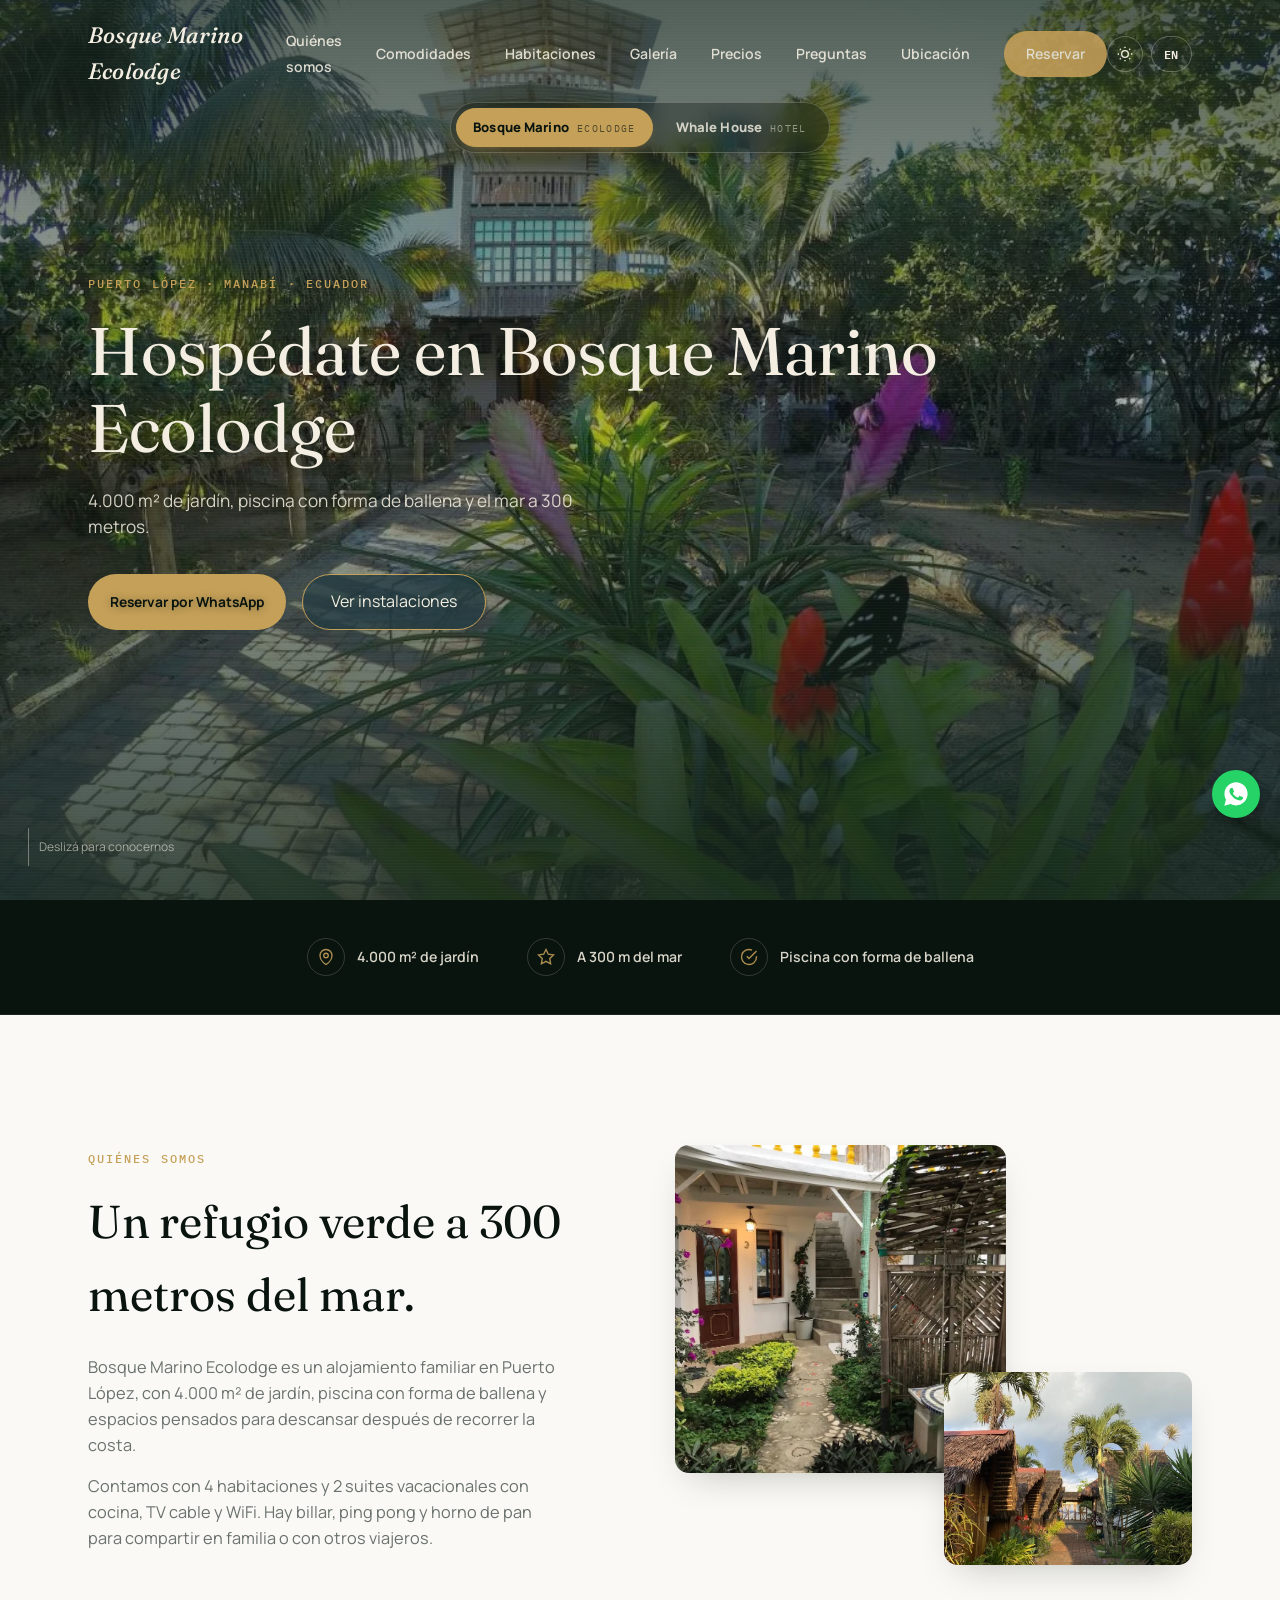
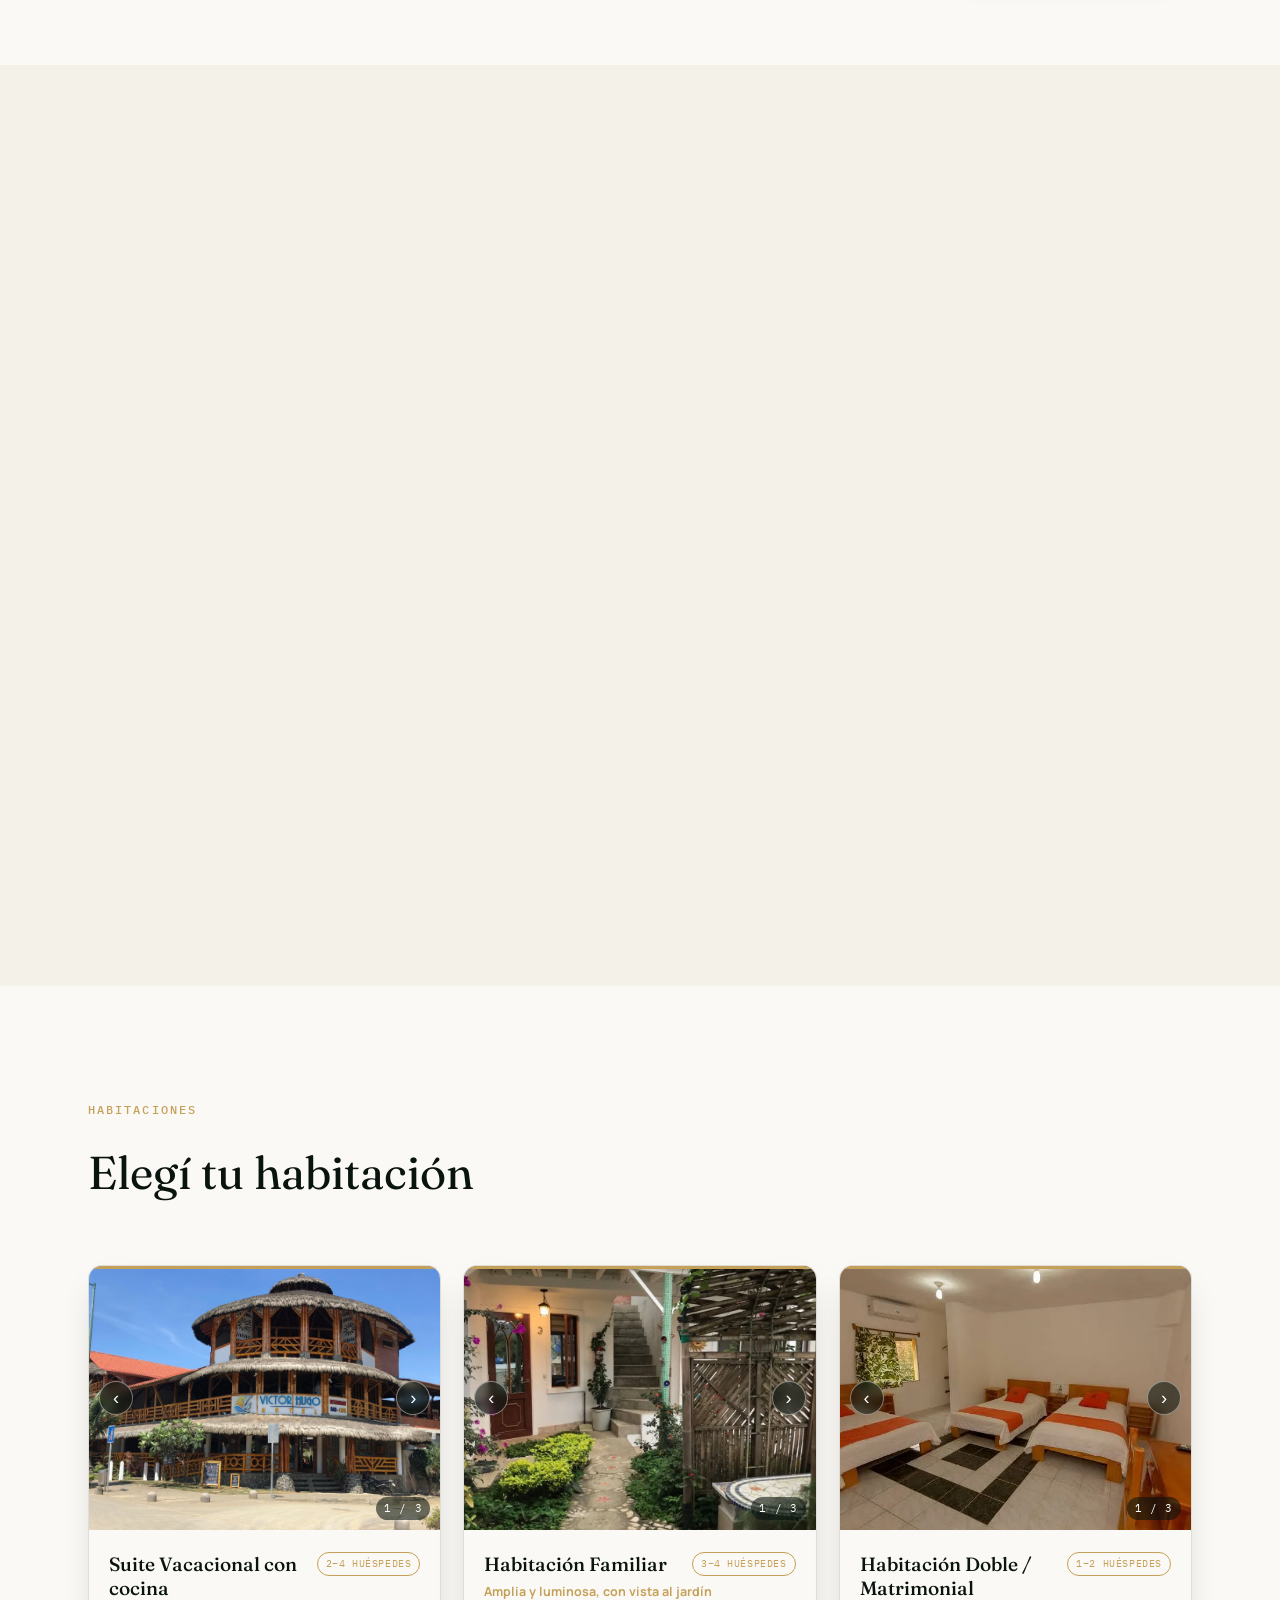
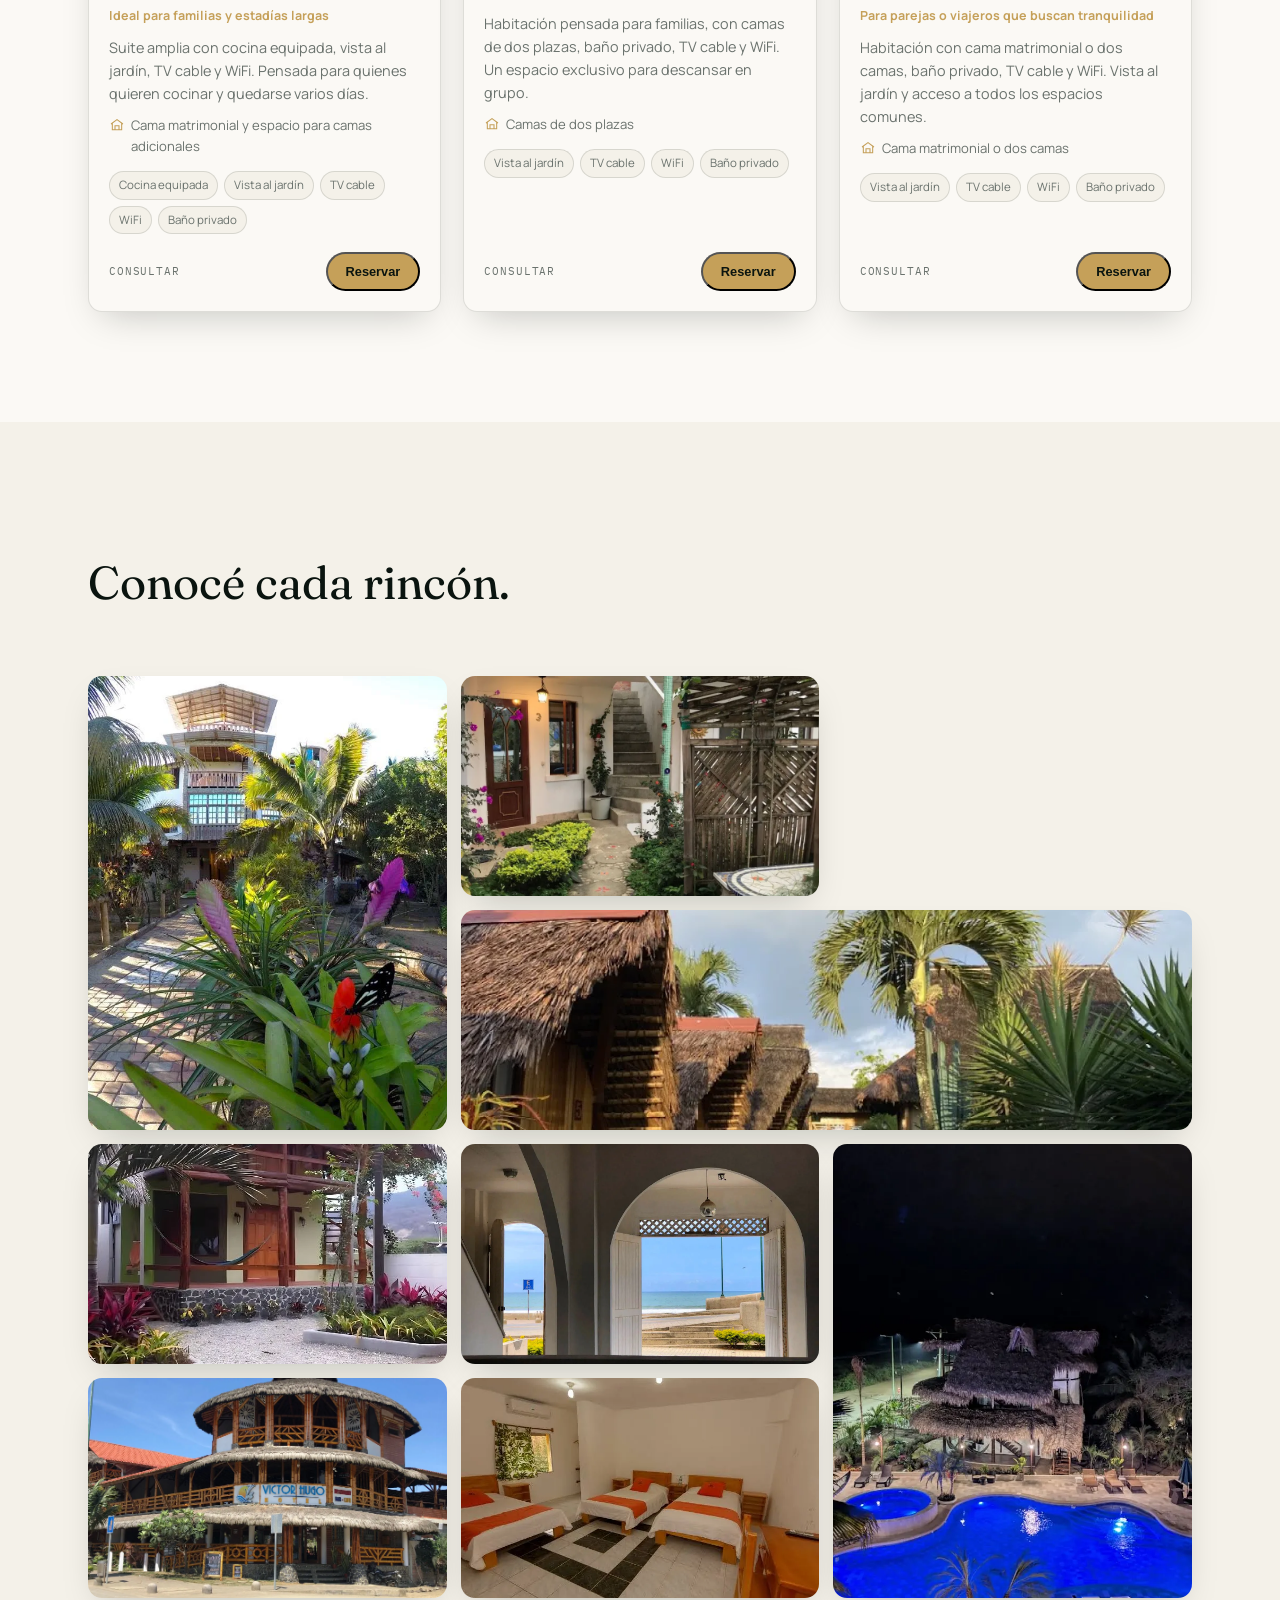
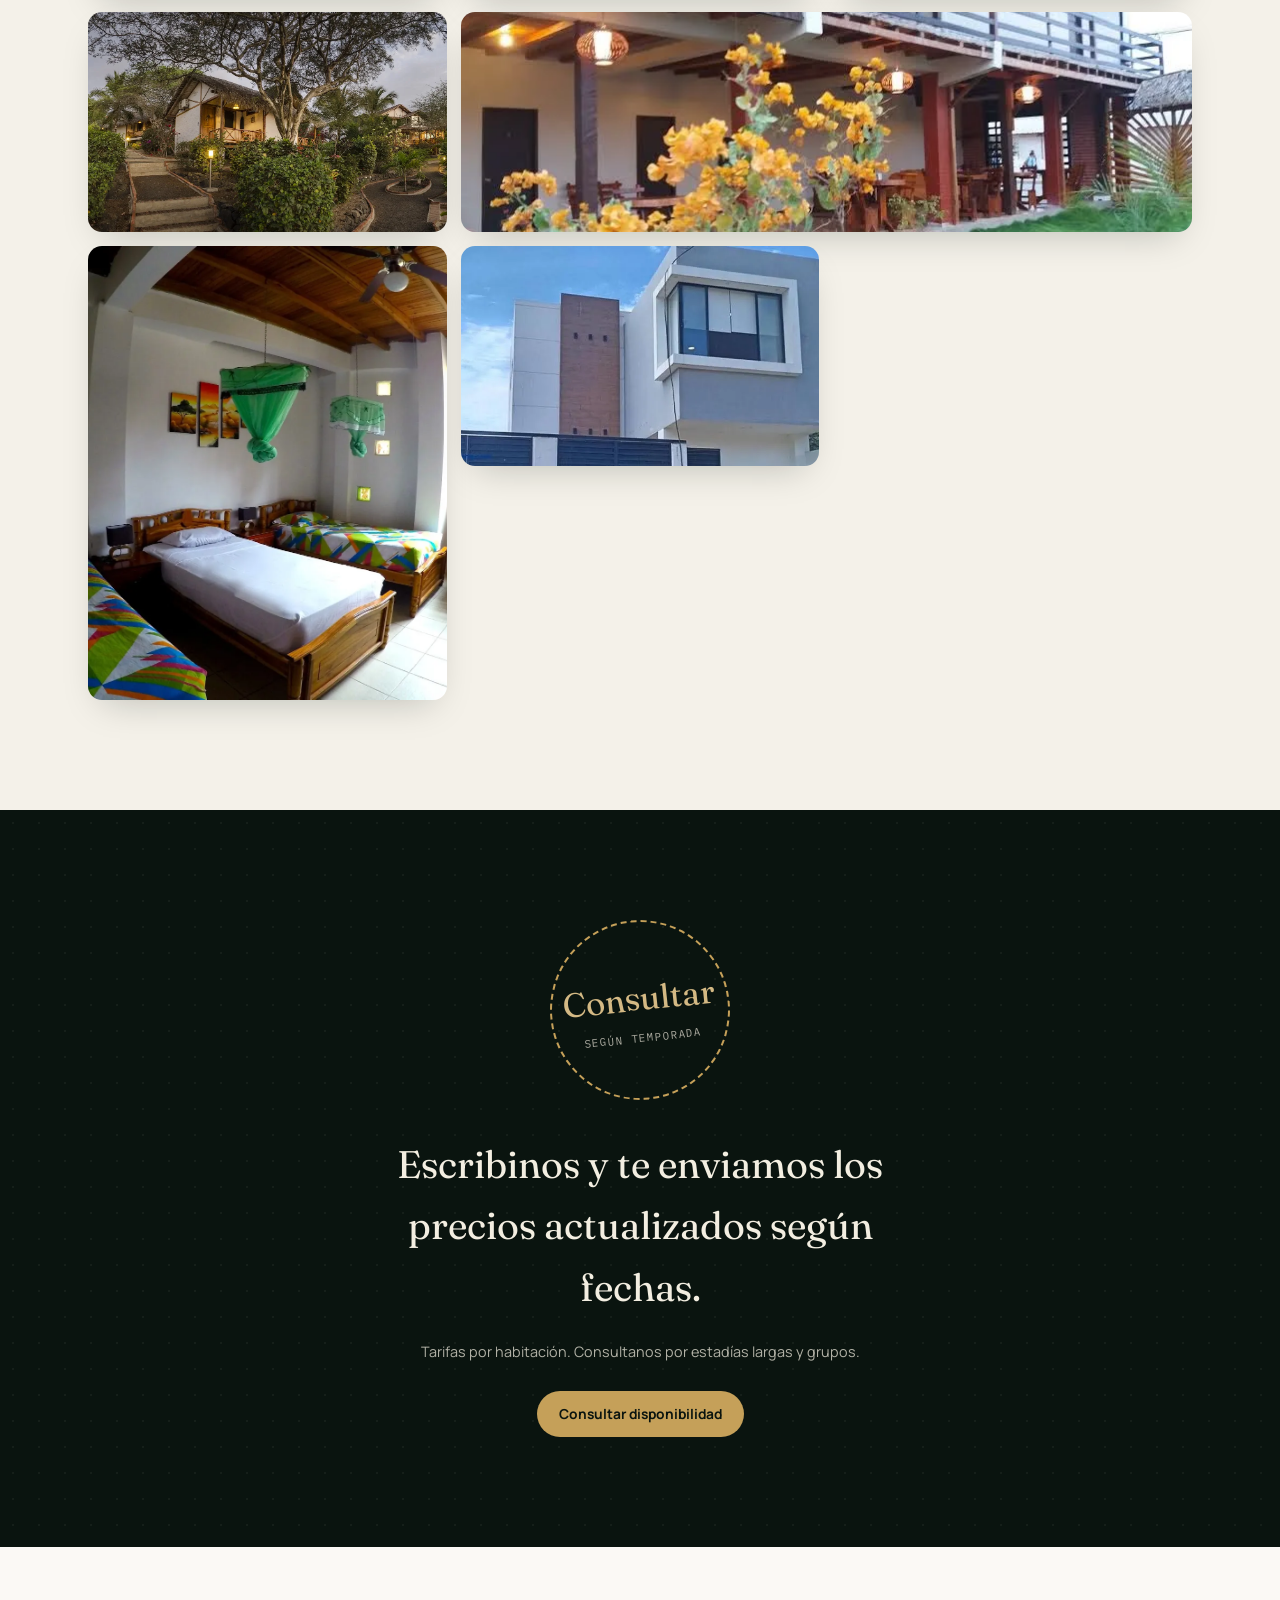
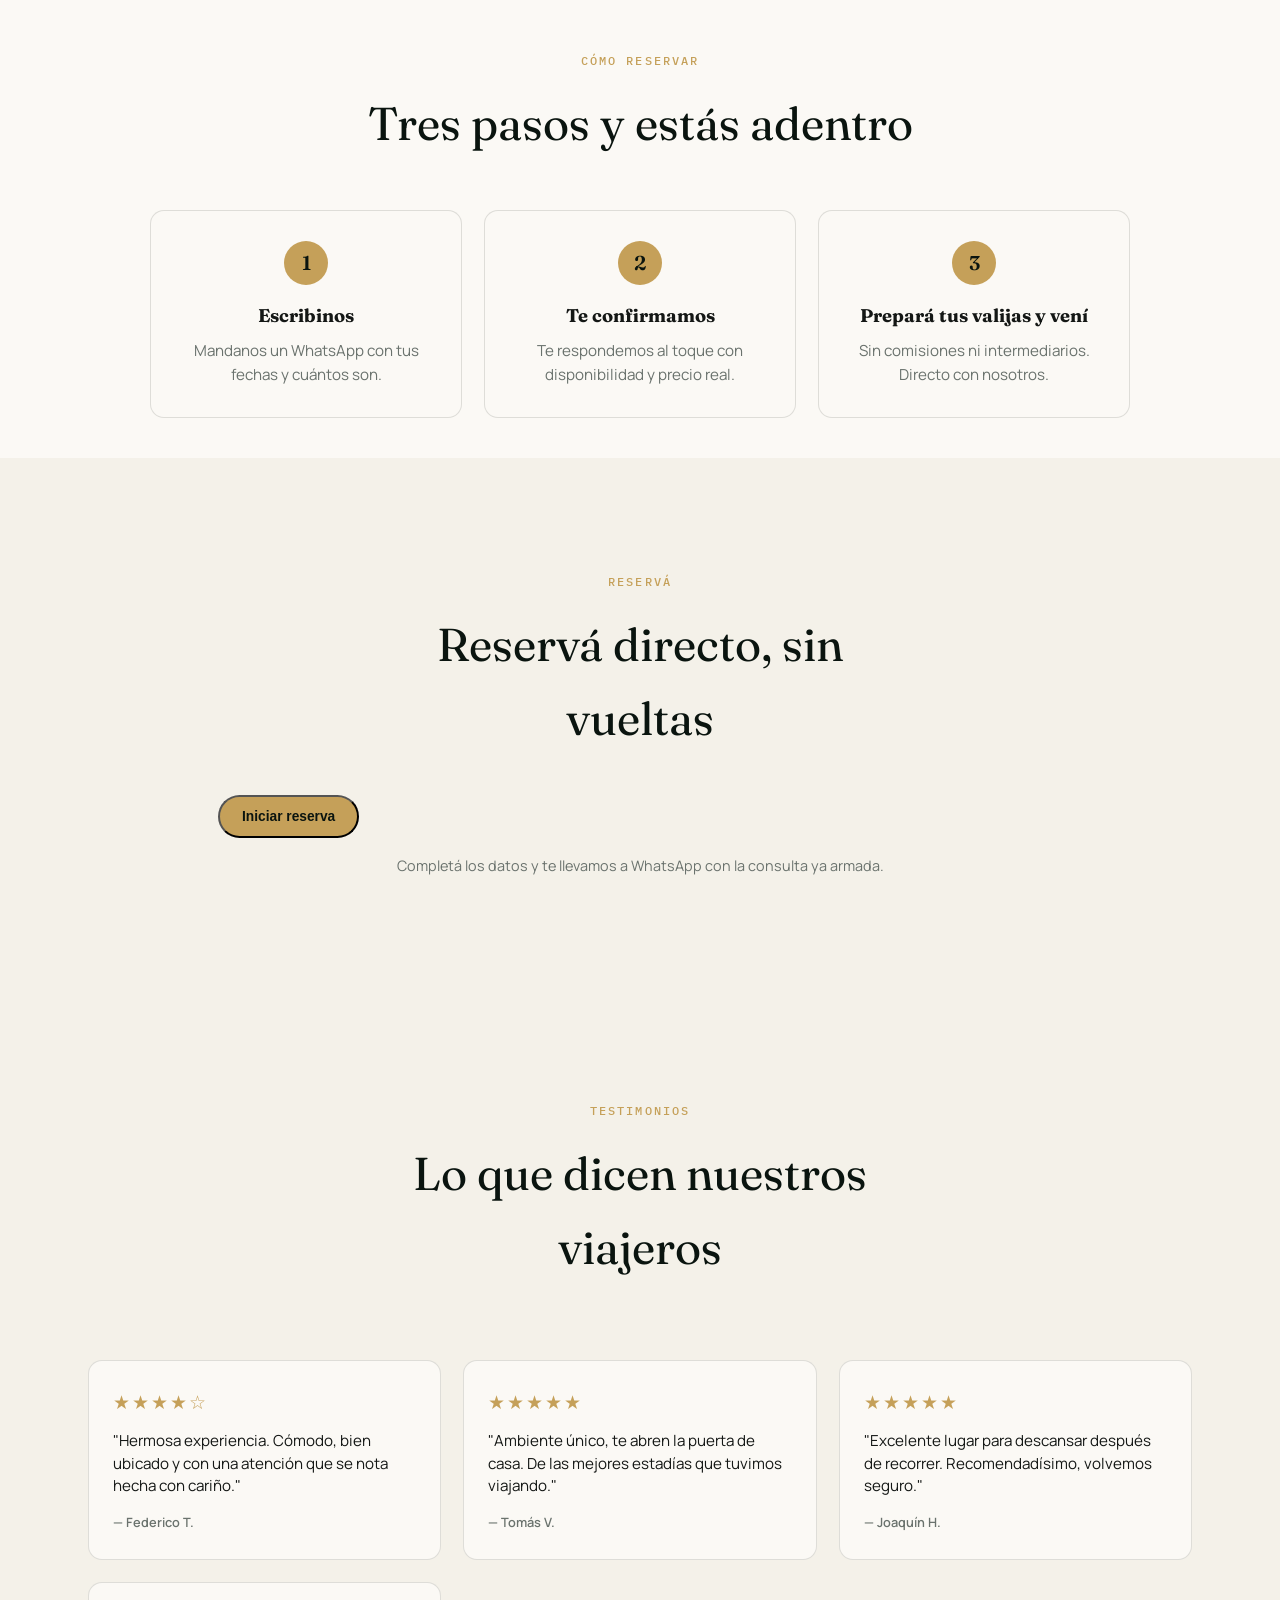
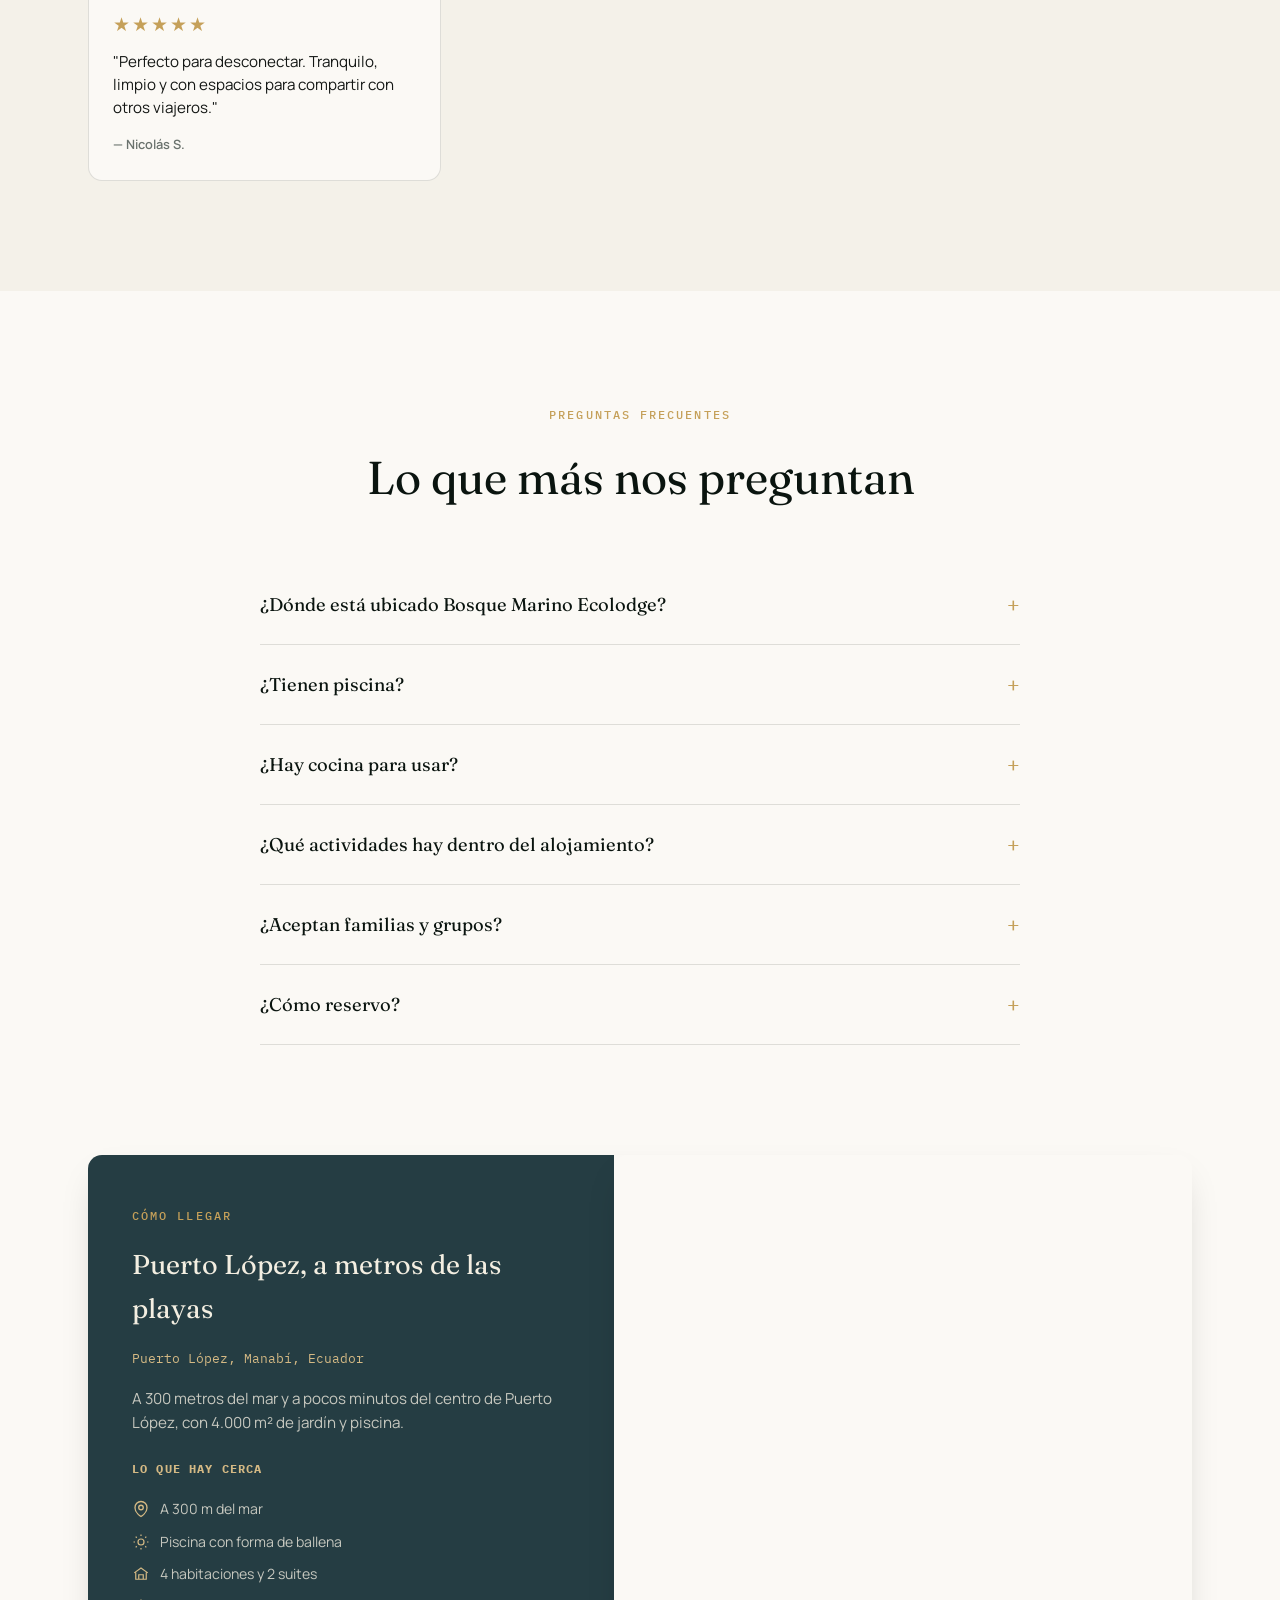
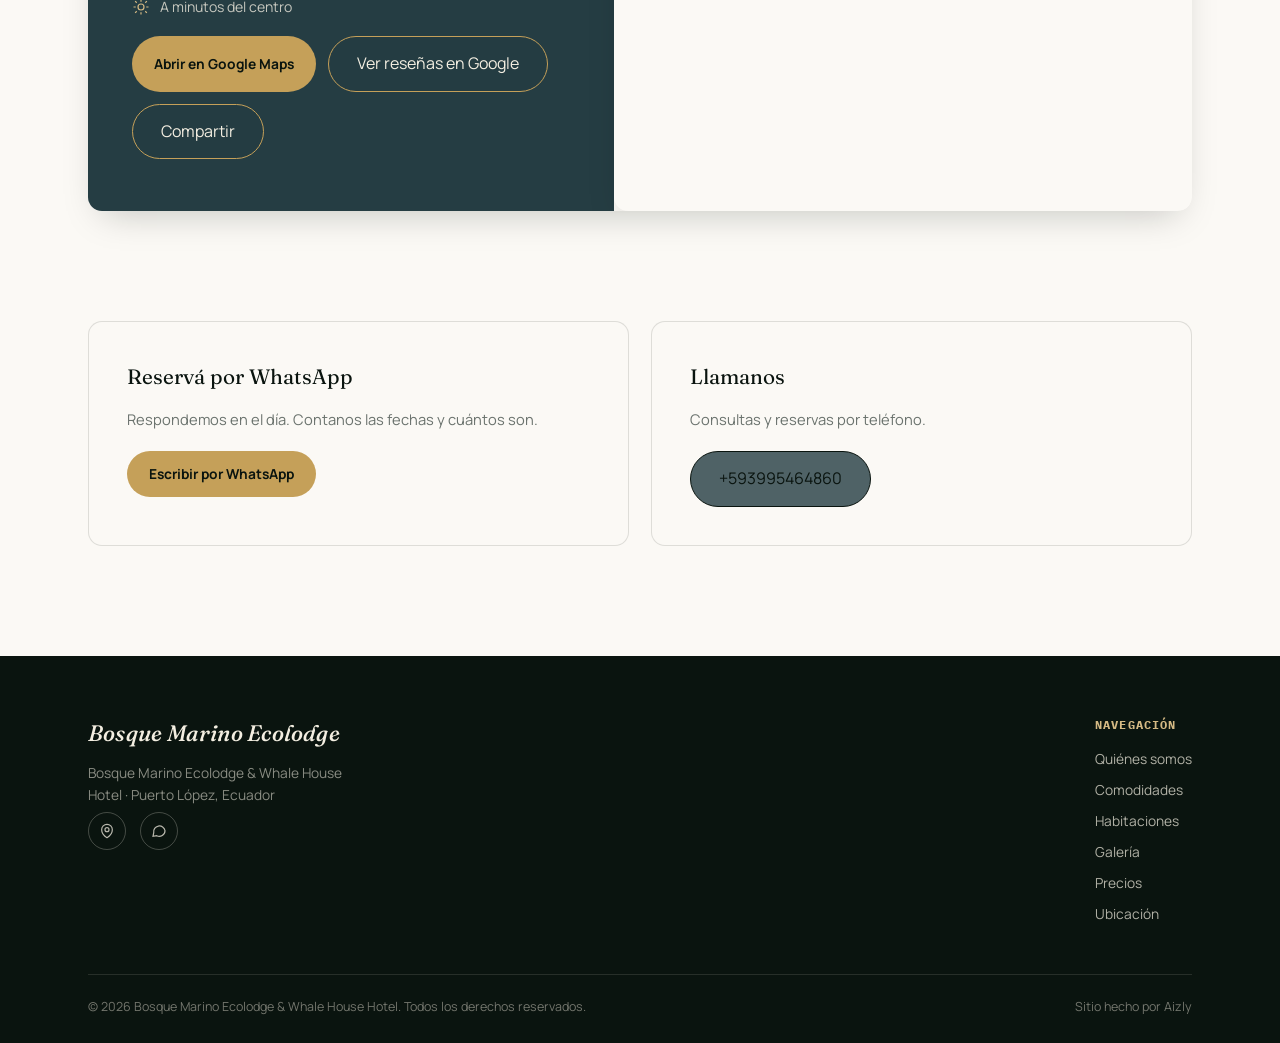
<file: index.html>
<!DOCTYPE html>
<html lang="es-AR">

<head>
  <meta charset="UTF-8">
  <meta name="viewport" content="width=device-width, initial-scale=1.0">
  <title id="meta-title">Bosque Marino Ecolodge &amp; Whale House Hotel | Puerto López, Ecuador</title>
  <meta name="description" id="meta-description"
    content="Dos alojamientos frente al mar en Puerto López: Bosque Marino Ecolodge y Whale House Hotel. Habitaciones para familias, parejas y grupos, con WiFi, piscina y desayuno. Reservá directo por WhatsApp.">
  <link rel="canonical" href="https://bosque-marino-ecolodge.vercel.app/">
  <meta name="theme-color" content="#16281F">
  <meta name="apple-mobile-web-app-capable" content="yes">
  <meta name="apple-mobile-web-app-status-bar-style" content="black-translucent">
  <meta name="mobile-web-app-capable" content="yes">

  <script type="application/ld+json" id="schema-json">{"@context":"https://schema.org","@graph":[{"@type":"LodgingBusiness","name":"Bosque Marino Ecolodge","description":"Alojamiento familiar en Puerto López con 4.000 m² de jardín, piscina con forma de ballena y el mar a 300 metros.","url":"https://bosque-marino-ecolodge.vercel.app/","telephone":"+593995464860","image":"https://bosque-marino-ecolodge.vercel.app/fotos/foto-01.webp","sameAs":["https://www.google.com/maps/place/Bosque+Marino+Ecolodge/data=!4m10!3m9!1s0x902c209eeb27818d:0xc771e304521e46a4!5m2!4m1!1i2!8m2!3d-1.5551455!4d-80.8061529!16s%2Fg%2F11cs5m7vh3!19sChIJjYEn654gLJARpEYeUgTjccc?authuser=0&hl=es&g_ep=EgoyMDI2MTEwMS4wIJJjKgBIAVAD&rclk=1"],"address":{"@type":"PostalAddress","streetAddress":"Puerto López","addressLocality":"Puerto López","addressRegion":"Manabí","addressCountry":"EC"},"geo":{"@type":"GeoCoordinates","latitude":-1.5551455,"longitude":-80.8061529},"amenityFeature":[{"@type":"LocationFeatureSpecification","name":"Piscina con forma de ballena","value":true},{"@type":"LocationFeatureSpecification","name":"WiFi y TV cable","value":true},{"@type":"LocationFeatureSpecification","name":"Jardín de 4.000 m²","value":true},{"@type":"LocationFeatureSpecification","name":"Suites con cocina","value":true},{"@type":"LocationFeatureSpecification","name":"Billar y ping pong","value":true}]},{"@type":"Hotel","name":"Whale House Hotel","description":"Hotel temático de ballenas frente al mar en Puerto López, con desayuno local incluido, WiFi de fibra óptica, agua caliente y restaurante.","url":"https://whalewatchingecuador.com/es/hotel-puerto-lopez","telephone":"+593995464860","email":"palosanto22@gmail.com","image":"https://bosque-marino-ecolodge.vercel.app/fotos/whale/general/g01.jpg","sameAs":["https://www.google.com/maps/place/Whale+House+Hotel/@-1.5513784,-80.813343,17z/data=!3m1!4b1!4m9!3m8!1s0x902e9f9fdc41f685:0x425659d61d247a7f!5m2!4m1!1i2!8m2!3d-1.5513784!4d-80.8107681!16s%2Fg%2F11lh5k7x16","https://whalewatchingecuador.com/es/hotel-puerto-lopez"],"address":{"@type":"PostalAddress","streetAddress":"Mal. Julio Izurieta","addressLocality":"Puerto López","addressRegion":"Manabí","addressCountry":"EC"},"geo":{"@type":"GeoCoordinates","latitude":-1.5513784,"longitude":-80.8107681},"amenityFeature":[{"@type":"LocationFeatureSpecification","name":"Frente al mar","value":true},{"@type":"LocationFeatureSpecification","name":"Desayuno local incluido","value":true},{"@type":"LocationFeatureSpecification","name":"WiFi fibra óptica","value":true},{"@type":"LocationFeatureSpecification","name":"Agua caliente","value":true},{"@type":"LocationFeatureSpecification","name":"Restaurante y bar","value":true},{"@type":"LocationFeatureSpecification","name":"Estacionamiento privado","value":true}]},{"@type":"FAQPage","mainEntity":[{"@type":"Question","name":"¿Dónde está ubicado Bosque Marino Ecolodge?","acceptedAnswer":{"@type":"Answer","text":"En Puerto López, Manabí, a 300 metros del mar y a pocos minutos del centro."}},{"@type":"Question","name":"¿Tienen piscina?","acceptedAnswer":{"@type":"Answer","text":"Sí, una piscina con forma de ballena dentro de los 4.000 m² de jardín."}},{"@type":"Question","name":"¿Hay cocina para usar?","acceptedAnswer":{"@type":"Answer","text":"Sí, las dos suites vacacionales incluyen cocina equipada."}},{"@type":"Question","name":"¿Qué actividades hay dentro del alojamiento?","acceptedAnswer":{"@type":"Answer","text":"Billar, ping pong y horno de pan, además de espacios para compartir en familia."}},{"@type":"Question","name":"¿Aceptan familias y grupos?","acceptedAnswer":{"@type":"Answer","text":"Sí, contamos con habitaciones familiares y espacio exclusivo para familias. Consultanos por grupos."}},{"@type":"Question","name":"¿Cómo reservo?","acceptedAnswer":{"@type":"Answer","text":"Escribinos por WhatsApp y te confirmamos disponibilidad y precios según tus fechas."}}]}]}</script>

  <meta property="og:title" id="og-title"
    content="Bosque Marino Ecolodge &amp; Whale House Hotel | Puerto López, Ecuador">
  <meta property="og:description" id="og-description"
    content="Dos alojamientos frente al mar en Puerto López: Bosque Marino Ecolodge y Whale House Hotel. Habitaciones para familias, parejas y grupos, con WiFi, piscina y desayuno. Reservá directo por WhatsApp.">
  <meta property="og:url" id="og-url" content="https://bosque-marino-ecolodge.vercel.app/">
  <meta property="og:type" content="website">
  <meta property="og:image" id="og-image" content="https://bosque-marino-ecolodge.vercel.app/og-image.jpg">
  <meta property="og:image:width" content="1200">
  <meta property="og:image:height" content="900">
  <meta name="twitter:card" content="summary_large_image">
  <meta name="twitter:title" id="twitter-title"
    content="Bosque Marino Ecolodge &amp; Whale House Hotel | Puerto López, Ecuador">
  <meta name="twitter:description" id="twitter-description"
    content="Dos alojamientos frente al mar en Puerto López: Bosque Marino Ecolodge y Whale House Hotel. Habitaciones para familias, parejas y grupos, con WiFi, piscina y desayuno. Reservá directo por WhatsApp.">
  <meta name="twitter:image" id="twitter-image" content="https://bosque-marino-ecolodge.vercel.app/og-image.jpg">

  <link rel="icon" id="favicon-link"
    href="data:image/svg+xml,%3Csvg xmlns='http://www.w3.org/2000/svg' viewBox='0 0 100 100'%3E%3Crect width='100' height='100' rx='20' fill='%2316281F'/%3E%3Cpath d='M30 25 L30 75 M70 25 L70 75 M30 50 L70 50' stroke='%23D9A441' stroke-width='7' fill='none' stroke-linecap='round' stroke-linejoin='round'/%3E%3C/svg%3E">
  <link rel="apple-touch-icon"
    href="data:image/svg+xml,%3Csvg xmlns='http://www.w3.org/2000/svg' viewBox='0 0 100 100'%3E%3Crect width='100' height='100' rx='20' fill='%2316281F'/%3E%3Cpath d='M30 25 L30 75 M70 25 L70 75 M30 50 L70 50' stroke='%23D9A441' stroke-width='7' fill='none' stroke-linecap='round' stroke-linejoin='round'/%3E%3C/svg%3E">

  <link rel="preconnect" href="https://fonts.googleapis.com">
  <link rel="preconnect" href="https://fonts.gstatic.com" crossorigin>
  <link
    href="https://fonts.googleapis.com/css2?family=Fraunces:ital,opsz,wght@0,9..144,400;0,9..144,600;1,9..144,500&family=Manrope:wght@400;500;600;700;800&family=IBM+Plex+Mono:wght@400;500&display=swap"
    rel="stylesheet">

  <style>
    :root {
      --pine-dark: #0A140F;
      --pine: #1A3025;
      --sea-dusk: #253D43;
      --gold: #C5A059;
      --gold-soft: #D4B984;
      --paper: #FBF9F5;
      --paper-warm: #F4F1E9;
      --ink: #141715;
      --ink-soft: #6A726D;
      --line: rgba(10, 20, 15, 0.12);
      --radius: 14px;
      --shadow: 0 15px 35px -15px rgba(10, 20, 15, 0.25);
      --card-bg: var(--paper);
      --section-alt-bg: var(--paper-warm);
      --header-scrolled-bg: rgba(251, 249, 245, 0.95);
      --header-scrolled-shadow: 0 4px 15px -5px rgba(10, 20, 15, 0.1);
      --ocean: #2F6F7E;
      --ocean-soft: #8FC3CE;
    }

    [data-theme="dark"] {
      --paper: #0A140F;
      --paper-warm: #141715;
      --ink: #FBF9F5;
      --ink-soft: #A6A9A8;
      --line: rgba(251, 249, 245, 0.08);
      --shadow: 0 15px 35px -15px rgba(0, 0, 0, 0.5);
      --card-bg: #141715;
      --section-alt-bg: #141715;
      --header-scrolled-bg: rgba(10, 20, 15, 0.95);
      --header-scrolled-shadow: 0 4px 15px -5px rgba(0, 0, 0, 0.3);
    }

    * {
      margin: 0;
      padding: 0;
      box-sizing: border-box;
    }

    html {
      scroll-behavior: smooth;
      overflow-x: hidden;
    }

    body {
      font-family: 'Manrope', sans-serif;
      background: var(--paper);
      color: var(--ink);
      line-height: 1.6;
      overflow-x: hidden;
    }

    h1,
    h2,
    h3,
    .display {
      font-family: 'Fraunces', serif;
    }

    .mono {
      font-family: 'IBM Plex Mono', monospace;
    }

    a {
      text-decoration: none;
      color: inherit;
    }

    ul {
      list-style: none;
    }

    img {
      max-width: 100%;
      display: block;
    }

    section {
      position: relative;
    }

    .wrap {
      max-width: 1160px;
      margin: 0 auto;
      padding: 0 28px;
    }

    .eyebrow {
      font-family: 'IBM Plex Mono', monospace;
      text-transform: uppercase;
      letter-spacing: 0.18em;
      font-size: 0.72rem;
      color: var(--gold);
      font-weight: 500;
    }

    .reveal {
      opacity: 0;
      transform: translateY(28px);
      transition: opacity .8s ease, transform .8s ease;
    }

    .reveal.in {
      opacity: 1;
      transform: translateY(0);
    }

    @media (prefers-reduced-motion: reduce) {
      .reveal {
        opacity: 1;
        transform: none;
        transition: none;
      }

      html {
        scroll-behavior: auto;
      }
    }

    .trust-bar {
      background: var(--pine-dark);
      padding: 38px 0;
      text-align: center;
      border-bottom: 1px solid rgba(243, 238, 225, 0.08);
    }

    [data-theme="dark"] .trust-bar {
      background: #0A120D;
    }

    .trust-inner {
      display: flex;
      justify-content: center;
      align-items: center;
      gap: 48px;
      flex-wrap: wrap;
    }

    .trust-item {
      display: flex;
      align-items: center;
      gap: 12px;
      color: #F3EEE1;
      font-size: 0.88rem;
      font-weight: 600;
      opacity: 0.88;
    }

    .trust-item .trust-icon {
      width: 38px;
      height: 38px;
      border-radius: 50%;
      border: 1.5px solid rgba(243, 238, 225, 0.2);
      display: flex;
      align-items: center;
      justify-content: center;
      flex-shrink: 0;
      color: var(--gold);
    }

    .trust-item .trust-icon svg {
      width: 18px;
      height: 18px;
    }


    /* Botón flotante WhatsApp (móvil, sobre la barra de reserva) */
    .wa-float {
      position: fixed;
      bottom: 82px;
      right: 20px;
      z-index: 9999;
      width: 48px;
      height: 48px;
      border-radius: 50%;
      background: #25D366;
      display: flex;
      align-items: center;
      justify-content: center;
      box-shadow: 0 4px 12px rgba(0,0,0,0.25);
      transition: transform 0.2s;
    }
    .wa-float:hover {
      transform: scale(1.08);
    }

    .mobile-bar {
      display: none;
      position: fixed;
      bottom: 0;
      left: 0;
      right: 0;
      z-index: 9998;
      background: var(--pine-dark);
      padding: 10px;
      box-shadow: 0 -2px 10px rgba(0,0,0,0.2);
    }

    .mobile-bar a {
      display: flex;
      align-items: center;
      justify-content: center;
      gap: 6px;
      background: var(--gold);
      color: var(--pine-dark);
      padding: 8px;
      border-radius: 999px;
      font-weight: 700;
      font-size: 0.8rem;
      text-decoration: none;
    }

    .mobile-bar a svg {
      width: 18px;
      height: 18px;
    }

    @media (max-width:720px) {
      .mobile-bar {
        display: block;
      }
      body {
        padding-bottom: 70px;
      }
    }

    header {
      position: fixed;
      top: 0;
      left: 0;
      right: 0;
      z-index: 100;
      padding: 18px 0;
      transition: background .35s ease, padding .35s ease, box-shadow .35s ease;
    }

    header.scrolled {
      background: var(--header-scrolled-bg);
      backdrop-filter: blur(14px) saturate(180%);
      -webkit-backdrop-filter: blur(14px) saturate(180%);
      padding: 12px 0;
      box-shadow: var(--header-scrolled-shadow);
    }

    nav.wrap {
      display: flex;
      align-items: center;
      justify-content: space-between;
    }

    .logo {
      font-family: 'Fraunces', serif;
      font-style: italic;
      font-weight: 500;
      font-size: 1.4rem;
      color: #F3EEE1;
      letter-spacing: 0.01em;
      transition: color .35s ease;
    }

    header.scrolled .logo {
      color: var(--pine-dark);
    }

    .nav-links {
      display: flex;
      gap: 34px;
      align-items: center;
    }

    .nav-links a {
      font-size: 0.88rem;
      font-weight: 600;
      color: #F3EEE1;
      transition: color .35s ease, opacity .2s ease;
      opacity: 0.88;
    }

    header.scrolled .nav-links a {
      color: var(--pine-dark);
    }

    .nav-links a:hover {
      opacity: 1;
    }

    .nav-toggles {
      display: flex;
      gap: 8px;
      align-items: center;
    }

    .toggle-btn {
      width: 36px;
      height: 36px;
      border-radius: 50%;
      border: 1.5px solid rgba(243, 238, 225, 0.3);
      background: transparent;
      color: #F3EEE1;
      cursor: pointer;
      display: flex;
      align-items: center;
      justify-content: center;
      transition: background .2s, border-color .2s;
    }

    .toggle-btn:hover {
      background: rgba(243, 238, 225, 0.1);
      border-color: var(--gold);
    }

    .toggle-btn svg {
      width: 16px;
      height: 16px;
    }

    .lang-btn {
      width: auto;
      padding: 0 12px;
      border-radius: 999px;
      height: 36px;
      font-family: 'IBM Plex Mono', monospace;
      font-size: 0.72rem;
      font-weight: 600;
      letter-spacing: 0.05em;
    }

    header.scrolled .toggle-btn {
      border-color: rgba(22, 40, 31, 0.3);
      color: var(--ink);
    }

    header.scrolled .toggle-btn:hover {
      background: rgba(22, 40, 31, 0.06);
    }

    [data-theme="dark"] header.scrolled .toggle-btn {
      border-color: rgba(232, 227, 214, 0.2);
      color: var(--ink);
    }

    [data-theme="dark"] header.scrolled .toggle-btn:hover {
      background: rgba(232, 227, 214, 0.08);
    }

    [data-theme="dark"] header.scrolled .logo {
      color: var(--ink);
    }

    [data-theme="dark"] header.scrolled .nav-links a {
      color: var(--ink);
    }

    [data-theme="dark"] header.scrolled .burger span {
      background: var(--ink);
    }

    .btn {
      display: inline-flex;
      align-items: center;
      gap: 8px;
      padding: 12px 22px;
      border-radius: 999px;
      font-weight: 700;
      font-size: 0.86rem;
      transition: transform .25s ease, box-shadow .25s ease;
    }

    .btn-gold {
      background: var(--gold);
      color: var(--pine-dark);
    }

    .btn-gold:hover {
      transform: translateY(-2px);
      box-shadow: 0 12px 24px -10px rgba(217, 164, 65, 0.6);
    }

    .btn-ghost, button.btn-ghost {
      border: 1.5px solid var(--gold);
      color: #F3EEE1;
      padding: 14px 28px;
      border-radius: 999px;
      cursor: pointer;
      font: inherit;
      background: rgba(37, 61, 67, 0.8);
    }

    header.scrolled .btn-ghost {
      border-color: var(--pine-dark);
      color: var(--pine-dark);
    }

    [data-theme="dark"] .btn-ghost {
      border-color: rgba(232, 227, 214, 0.3);
      color: var(--ink);
    }

    [data-theme="dark"] header.scrolled .btn-ghost {
      border-color: var(--ink);
      color: var(--ink);
    }

    .burger {
      display: none;
      width: 26px;
      height: 20px;
      position: relative;
      cursor: pointer;
      background: none;
      border: none;
    }

    .burger span {
      position: absolute;
      left: 0;
      right: 0;
      height: 2px;
      background: var(--paper);
      transition: .3s;
    }

    header.scrolled .burger span {
      background: var(--pine-dark);
    }

    .burger span:nth-child(1) {
      top: 0;
    }

    .burger span:nth-child(2) {
      top: 9px;
    }

    .burger span:nth-child(3) {
      top: 18px;
    }

    .hero {
      height: 100vh;
      min-height: 640px;
      display: flex;
      align-items: center;
      position: relative;
      overflow: hidden;
      background: var(--pine-dark);
    }

    .hero-video {
      position: absolute;
      inset: 0;
      width: 100%;
      height: 100%;
      object-fit: cover;
      z-index: 0;
      background: var(--pine-dark);
    }

    .hero.no-video::before {
      content: '';
      position: absolute;
      inset: 0;
      background: linear-gradient(135deg, #1a3a2a 0%, #2d5a3d 25%, #1a3a2a 50%, #0f2318 75%, #1a3a2a 100%);
      background-size: 400% 400%;
      animation: gradientShift 8s ease infinite;
      z-index: 0;
    }

    @keyframes gradientShift {
      0%, 100% { background-position: 0% 50%; }
      25% { background-position: 100% 0%; }
      50% { background-position: 100% 100%; }
      75% { background-position: 0% 100%; }
    }

    .hero-overlay {
      position: absolute;
      inset: 0;
      z-index: 1;
      background: linear-gradient(180deg, rgba(22, 40, 31, 0.75) 0%, rgba(22, 40, 31, 0.35) 45%, rgba(22, 40, 31, 0.85) 100%);
    }

    .grain {
      position: absolute;
      inset: 0;
      z-index: 1;
      background: repeating-linear-gradient(0deg, rgba(255, 255, 255, 0.02) 0 1px, transparent 1px 3px);
      pointer-events: none;
    }

    .hero-content {
      position: relative;
      z-index: 2;
      color: #F3EEE1;
      text-shadow: 0 1px 8px rgba(22, 40, 31, 0.4);
    }

    .hero-content .eyebrow {
      margin-bottom: 18px;
      display: inline-block;
    }

    .hero-content h1 {
      font-size: clamp(2.4rem, 6vw, 4.2rem);
      font-weight: 400;
      line-height: 1.15;
      margin-bottom: 22px;
      overflow-wrap: break-word;
      word-break: break-word;
      hyphens: auto;
    }

    .hero-content p {
      max-width: 520px;
      font-size: 1.08rem;
      color: rgba(243, 238, 225, 0.85);
      margin-bottom: 34px;
      line-height: 1.5;
    }

    .hero-social-proof {
      display: inline-flex;
      align-items: center;
      gap: 9px;
      margin: 0 0 26px;
      padding: 8px 16px 8px 12px;
      border-radius: 999px;
      border: 1px solid rgba(243, 238, 225, 0.25);
      background: rgba(243, 238, 225, 0.08);
      backdrop-filter: blur(6px);
      color: #F3EEE1;
      font-size: 0.86rem;
      font-weight: 600;
      width: fit-content;
    }

    .hero-social-proof svg {
      width: 16px;
      height: 16px;
      color: var(--gold-soft);
      flex-shrink: 0;
    }

    .hero-social-proof .count {
      font-family: 'IBM Plex Mono', monospace;
      color: var(--gold-soft);
    }

    .hero-actions {
      display: flex;
      gap: 16px;
      flex-wrap: wrap;
    }

    .scroll-cue {
      position: absolute;
      bottom: 34px;
      left: 28px;
      z-index: 2;
      display: flex;
      align-items: center;
      gap: 10px;
      color: rgba(243, 238, 225, 0.6);
      font-size: 0.75rem;
    }

    @keyframes heroReveal {
      from {
        opacity: 0;
        transform: translateY(30px);
      }

      to {
        opacity: 1;
        transform: translateY(0);
      }
    }

    .hero-content .eyebrow {
      animation: heroReveal .7s ease forwards .05s;
      opacity: 0;
    }

    .hero-content h1 {
      animation: heroReveal .7s ease forwards .2s;
      opacity: 0;
    }

    .hero-content h1 em {
      animation: heroReveal .7s ease forwards .45s;
      opacity: 0;
    }

    .hero-content p {
      animation: heroReveal .7s ease forwards .65s;
      opacity: 0;
    }

    .hero-content .hero-actions {
      animation: heroReveal .7s ease forwards .8s;
      opacity: 0;
    }

    .scroll-cue::before {
      content: "";
      width: 1px;
      height: 38px;
      background: rgba(243, 238, 225, 0.4);
      animation: scrollline 2s ease-in-out infinite;
    }

    @keyframes scrollline {

      0%,
      100% {
        transform: scaleY(1);
        opacity: .4;
      }

      50% {
        transform: scaleY(0.5);
        opacity: 1;
      }
    }

    .about {
      padding: 130px 0 100px;
    }

    .about-grid {
      display: grid;
      grid-template-columns: 1fr 1fr;
      gap: 70px;
      align-items: center;
    }

    .about h2 {
      font-size: clamp(2.1rem, 3.6vw, 2.9rem);
      font-weight: 400;
      margin: 14px 0 22px;
      color: var(--pine-dark);
    }

    [data-theme="dark"] .about h2 {
      color: var(--ink);
    }

    .about p {
      color: var(--ink-soft);
      font-size: 1.02rem;
      max-width: 480px;
    }

    .photo-stack {
      position: relative;
      height: 420px;
    }

    .about-photo {
      position: absolute;
      border-radius: var(--radius);
      overflow: hidden;
      box-shadow: var(--shadow);
      object-fit: cover;
    }

    .about-photo.p1 {
      width: 64%;
      height: 78%;
      top: 0;
      left: 0;
    }

    .about-photo.p2 {
      width: 48%;
      height: 46%;
      bottom: 0;
      right: 0;
    }

    .amenities {
      padding: 100px 0;
      background: var(--section-alt-bg);
    }

    .section-head {
      max-width: 560px;
      margin-bottom: 56px;
    }

    .section-head h2 {
      font-size: clamp(2.1rem, 3.6vw, 2.9rem);
      font-weight: 400;
      margin-top: 14px;
      color: var(--pine-dark);
    }

    [data-theme="dark"] .section-head h2 {
      color: var(--ink);
    }

    .tag-grid {
      display: grid;
      grid-template-columns: repeat(4, 1fr);
      gap: 22px;
    }

    .tag-card {
      background: var(--card-bg);
      border-radius: 14px;
      padding: 26px 22px 22px;
      border: 1px solid var(--line);
      position: relative;
      transition: transform .3s ease, box-shadow .3s ease, border-color .3s ease;
    }

    .tag-card::before {
      content: "";
      position: absolute;
      top: 16px;
      right: 16px;
      width: 9px;
      height: 9px;
      border-radius: 50%;
      background: var(--paper-warm);
      border: 1px solid var(--line);
    }

    .tag-card:hover {
      transform: translateY(-8px);
      box-shadow: 0 24px 60px -20px rgba(22, 40, 31, 0.45);
      border-color: transparent;
    }

    .tag-card .icon {
      width: 38px;
      height: 38px;
      margin-bottom: 16px;
      color: var(--gold);
    }

    .tag-card h3 {
      font-family: 'Manrope', sans-serif;
      font-size: 1.02rem;
      font-weight: 700;
      margin-bottom: 8px;
      color: var(--pine-dark);
    }

    [data-theme="dark"] .tag-card h3 {
      color: var(--ink);
    }

    .tag-card p {
      font-size: 0.88rem;
      color: var(--ink-soft);
    }

    .gallery {
      padding: 110px 0;
      background: var(--section-alt-bg);
    }

    .gallery-grid {
      display: grid;
      grid-template-columns: repeat(3, 1fr);
      grid-auto-rows: 220px;
      gap: 14px;
    }

    .gallery-item {
      border-radius: var(--radius);
      overflow: hidden;
      position: relative;
      box-shadow: var(--shadow);
      transition: transform .35s cubic-bezier(0.4, 0, 0.2, 1);
      cursor: pointer;
    }

    .gallery-item:hover {
      transform: scale(1.03);
      z-index: 2;
    }

    .gallery-item:nth-child(5n+1) {
      grid-row: span 2;
    }

    .gallery-item:nth-child(7n+3) {
      grid-column: span 2;
    }

    .gallery-item img,
    .gallery-item video {
      width: 100%;
      height: 100%;
      object-fit: cover;
      display: block;
    }

    .gallery-overlay {
      position: absolute;
      inset: 0;
      background: linear-gradient(180deg, transparent 40%, rgba(22, 40, 31, 0.85) 100%);
      display: flex;
      align-items: flex-end;
      padding: 20px;
      opacity: 0;
      transition: opacity .35s ease;
    }

    .gallery-item:hover .gallery-overlay {
      opacity: 1;
    }

    .gallery-overlay span {
      color: #F3EEE1;
      font-size: 0.82rem;
      font-weight: 600;
      letter-spacing: 0.02em;
    }

    .pricing {
      padding: 110px 0;
      background: var(--pine-dark);
      color: #F3EEE1;
      text-align: center;
      position: relative;
      overflow: hidden;
    }

    .pricing::before {
      content: "";
      position: absolute;
      inset: 0;
      background-image: radial-gradient(circle, rgba(243, 238, 225, 0.05) 1px, transparent 1px);
      background-size: 26px 26px;
    }

    .pricing .wrap {
      position: relative;
    }

    .seal {
      width: 180px;
      height: 180px;
      border: 2px dashed var(--gold);
      border-radius: 50%;
      display: flex;
      flex-direction: column;
      align-items: center;
      justify-content: center;
      margin: 0 auto 34px;
      transform: rotate(-6deg);
    }

    .seal .amount {
      font-family: 'Fraunces', serif;
      font-size: 2.1rem;
      color: var(--gold-soft);
    }

    .seal .per {
      font-family: 'IBM Plex Mono', monospace;
      font-size: 0.68rem;
      letter-spacing: 0.08em;
      color: rgba(243, 238, 225, 0.7);
      margin-top: 4px;
    }

    .pricing h2 {
      font-size: clamp(1.8rem, 3vw, 2.4rem);
      font-weight: 400;
      max-width: 520px;
      margin: 0 auto 30px;
    }

    .faq {
      padding: 110px 0;
    }

    .faq-list {
      max-width: 760px;
      margin: 0 auto;
    }

    .faq-item {
      border-bottom: 1px solid var(--line);
    }

    .faq-q {
      width: 100%;
      text-align: left;
      background: none;
      border: none;
      cursor: pointer;
      padding: 26px 0;
      display: flex;
      justify-content: space-between;
      align-items: center;
      gap: 20px;
      font-family: 'Fraunces', serif;
      font-size: 1.15rem;
      color: var(--pine-dark);
    }

    [data-theme="dark"] .faq-q {
      color: var(--ink);
    }

    .faq-q .plus {
      font-family: 'IBM Plex Mono', monospace;
      font-size: 1.3rem;
      color: var(--gold);
      transition: transform .3s ease;
      flex-shrink: 0;
    }

    .faq-item.open .plus {
      transform: rotate(45deg);
    }

    .faq-a {
      max-height: 0;
      overflow: hidden;
      transition: max-height .4s ease;
    }

    .faq-a p {
      padding-bottom: 24px;
      color: var(--ink-soft);
      max-width: 600px;
    }

    .location {
      padding: 0 0 110px;
    }

    .loc-grid {
      display: grid;
      grid-template-columns: 1fr 1.1fr;
      gap: 0;
      border-radius: var(--radius);
      overflow: hidden;
      box-shadow: var(--shadow);
    }

    .loc-info {
      background: var(--sea-dusk);
      color: #F3EEE1;
      padding: 52px 44px;
      display: flex;
      flex-direction: column;
      justify-content: center;
      gap: 18px;
    }

    .loc-info h3 {
      font-size: 1.7rem;
      font-weight: 400;
    }

    .loc-info p {
      color: rgba(243, 238, 225, 0.78);
      font-size: 0.95rem;
    }

    .loc-info .addr {
      font-family: 'IBM Plex Mono', monospace;
      font-size: 0.82rem;
      color: var(--gold-soft);
    }

    #loc-highlights {
      display: flex;
      flex-direction: column;
      gap: 10px;
      margin-top: 6px;
    }

    .loc-highlight {
      display: flex;
      align-items: center;
      gap: 10px;
      font-size: 0.88rem;
      color: rgba(243, 238, 225, 0.78);
    }

    .loc-highlight svg {
      width: 18px;
      height: 18px;
      color: var(--gold-soft);
      flex-shrink: 0;
    }

    .map-embed {
      position: relative;
      width: 100%;
      min-height: 340px;
      border-radius: var(--radius);
      overflow: hidden;
      box-shadow: var(--shadow);
    }

    .map-embed iframe {
      position: absolute;
      inset: 0;
      width: 100%;
      height: 100%;
      border: 0;
    }

    .map-embed img,
    .map-embed video {
      width: 100%;
      height: 100%;
      min-height: 340px;
      object-fit: cover;
      display: block;
    }

    .map-embed video {
      background: #000;
    }

    .map-embed img {
      animation: kenBurns 12s ease-in-out infinite alternate;
    }

    .map-embed .map-overlay {
      position: absolute;
      inset: 0;
      background: linear-gradient(135deg, rgba(22, 40, 31, 0.55) 0%, transparent 60%);
      display: flex;
      align-items: flex-end;
      padding: 24px;
      pointer-events: none;
    }

    .map-embed .map-overlay .pin-badge {
      display: flex;
      align-items: center;
      gap: 8px;
      background: rgba(22, 40, 31, 0.75);
      backdrop-filter: blur(8px);
      -webkit-backdrop-filter: blur(8px);
      padding: 10px 16px;
      border-radius: 999px;
      color: #F3EEE1;
      font-family: 'IBM Plex Mono', monospace;
      font-size: 0.78rem;
      letter-spacing: 0.04em;
    }

    .map-embed .map-overlay .pin-badge svg {
      width: 14px;
      height: 14px;
      flex-shrink: 0;
    }

    @keyframes kenBurns {
      0% {
        transform: scale(1) translate(0, 0);
      }

      100% {
        transform: scale(1.12) translate(-1.5%, -1%);
      }
    }

    .contact {
      padding: 0 0 110px;
    }

    .contact-grid {
      display: grid;
      grid-template-columns: 1fr 1fr;
      gap: 22px;
    }

    .contact-card {
      background: var(--card-bg);
      border-radius: var(--radius);
      padding: 38px;
      display: flex;
      flex-direction: column;
      gap: 14px;
      border: 1px solid var(--line);
    }

    .contact-card h3 {
      font-size: 1.3rem;
      font-weight: 400;
      color: var(--pine-dark);
    }

    [data-theme="dark"] .contact-card h3 {
      color: var(--ink);
    }

    .contact-card p {
      color: var(--ink-soft);
      font-size: 0.92rem;
    }

    .contact-card .btn {
      align-self: flex-start;
      margin-top: 6px;
    }

    .contact-email-btn {
      border-color: var(--pine-dark);
      color: var(--pine-dark);
    }

    [data-theme="dark"] .contact-email-btn {
      border-color: var(--ink);
      color: var(--ink);
    }

    footer {
      background: var(--pine-dark);
      color: rgba(243, 238, 225, 0.75);
      padding: 60px 0 26px;
    }

    .foot-top {
      display: flex;
      justify-content: space-between;
      align-items: flex-start;
      flex-wrap: wrap;
      gap: 36px;
      padding-bottom: 40px;
      border-bottom: 1px solid rgba(243, 238, 225, 0.12);
    }

    .foot-brand .logo {
      color: #F3EEE1;
      margin-bottom: 10px;
      display: block;
    }

    .foot-brand p {
      max-width: 280px;
      font-size: 0.86rem;
      color: rgba(243, 238, 225, 0.55);
    }

    .foot-cols {
      display: flex;
      gap: 60px;
      flex-wrap: wrap;
    }

    .foot-col h4 {
      font-family: 'IBM Plex Mono', monospace;
      font-size: 0.72rem;
      letter-spacing: 0.1em;
      text-transform: uppercase;
      color: var(--gold-soft);
      margin-bottom: 14px;
    }

    .foot-col a {
      display: block;
      font-size: 0.86rem;
      margin-bottom: 9px;
      color: rgba(243, 238, 225, 0.72);
      transition: color .2s;
    }

    .foot-col a:hover {
      color: var(--gold-soft);
    }

    .social-row {
      display: flex;
      gap: 14px;
      margin-top: 6px;
    }

    .social-row a {
      width: 38px;
      height: 38px;
      border-radius: 50%;
      border: 1px solid rgba(243, 238, 225, 0.25);
      display: flex;
      align-items: center;
      justify-content: center;
      transition: .25s;
    }

    .social-row a:hover {
      background: var(--gold);
      border-color: var(--gold);
      color: var(--pine-dark);
    }

    .foot-bottom {
      display: flex;
      justify-content: space-between;
      padding-top: 22px;
      font-size: 0.78rem;
      color: rgba(243, 238, 225, 0.45);
      flex-wrap: wrap;
      gap: 10px;
    }

    @media (max-width:920px) {

      .about-grid,
      .loc-grid,
      .contact-grid {
        grid-template-columns: 1fr;
      }

      .tag-grid {
        grid-template-columns: repeat(2, 1fr);
      }

      .gallery-item {
        grid-column: span 1;
        grid-row: span 1;
      }

      .gallery-grid {
        grid-template-columns: repeat(2, 1fr);
        grid-auto-rows: 180px;
      }

      .foot-top {
        flex-direction: column;
      }

      .map-embed {
        min-height: 260px;
      }

      .map-embed img,
      .map-embed video {
        min-height: 260px;
      }
    }

    @media (max-width:720px) {
      .nav-links {
        position: fixed;
        top: 0;
        right: 0;
        height: 100vh;
        width: 76%;
        max-width: 320px;
        background: var(--pine-dark);
        flex-direction: column;
        justify-content: center;
        align-items: flex-start;
        padding: 40px;
        gap: 28px;
        transform: translateX(100%);
        visibility: hidden;
        transition: transform .4s ease, visibility 0s .4s;
      }

      .nav-links.open {
        transform: translateX(0);
        visibility: visible;
        transition: transform .4s ease, visibility 0s;
      }

      .nav-links a {
        color: #F3EEE1 !important;
        font-size: 1.1rem;
      }

      .burger {
        display: block;
      }

      .tag-grid {
        grid-template-columns: 1fr 1fr;
      }

      .hero-content p {
        max-width: 100%;
      }
    }

    @media (max-width:480px) {
      .tag-grid {
        grid-template-columns: 1fr;
      }

      .gallery-grid {
        grid-template-columns: 1fr;
        grid-auto-rows: 240px;
      }

      .gallery-item {
        grid-column: span 1;
        grid-row: span 1;
      }

      .wrap {
        padding: 0 20px;
      }
    }

    /* === Scroll Progress === */
    .scroll-progress {
      position: fixed;
      top: 0;
      left: 0;
      height: 3px;
      background: var(--gold);
      z-index: 101;
      width: 0%;
      transition: width 50ms linear;
    }

    /* === Splash Screen === */
    .splash {
      position: fixed;
      inset: 0;
      z-index: 999;
      background: var(--pine-dark);
      display: flex;
      flex-direction: column;
      align-items: center;
      justify-content: center;
      gap: 24px;
      transition: opacity .5s ease;
    }

    .splash.hide {
      opacity: 0;
      pointer-events: none;
    }

    .splash-logo {
      font-family: 'Fraunces', serif;
      font-style: italic;
      font-size: 2rem;
      color: var(--gold);
    }

    .splash-spinner {
      width: 32px;
      height: 32px;
      border: 2px solid rgba(243, 238, 225, 0.15);
      border-top-color: var(--gold);
      border-radius: 50%;
      animation: spin .8s linear infinite;
    }

    @keyframes spin {
      to {
        transform: rotate(360deg);
      }
    }

    /* === Lightbox === */
    .lightbox {
      display: none;
      position: fixed;
      inset: 0;
      z-index: 200;
      background: rgba(0, 0, 0, 0.92);
      backdrop-filter: blur(8px);
      align-items: center;
      justify-content: center;
      opacity: 0;
      transition: opacity .3s ease;
    }

    .lightbox.active {
      display: flex;
      opacity: 1;
    }

    .lb-content {
      max-width: 90vw;
      max-height: 85vh;
    }

    .lb-content img,
    .lb-content video {
      max-width: 100%;
      max-height: 85vh;
      border-radius: 8px;
      object-fit: contain;
    }

    .lb-close,
    .lb-prev,
    .lb-next {
      position: absolute;
      background: none;
      border: none;
      color: white;
      cursor: pointer;
      z-index: 201;
      transition: opacity .2s;
    }

    .lb-close:hover,
    .lb-prev:hover,
    .lb-next:hover {
      opacity: 0.7;
    }

    .lb-close {
      top: 20px;
      right: 24px;
      font-size: 2.5rem;
    }

    .lb-prev {
      left: 20px;
      top: 50%;
      transform: translateY(-50%);
      font-size: 3rem;
    }

    .lb-next {
      right: 20px;
      top: 50%;
      transform: translateY(-50%);
      font-size: 3rem;
    }

    .lb-counter {
      position: absolute;
      bottom: 20px;
      left: 50%;
      transform: translateX(-50%);
      color: rgba(255, 255, 255, 0.7);
      font-family: 'IBM Plex Mono', monospace;
      font-size: 0.8rem;
    }

    @media (max-width: 720px) {

      .lb-prev,
      .lb-next {
        font-size: 2rem;
      }

      .lb-prev {
        left: 10px;
      }

      .lb-next {
        right: 10px;
      }
    }

    /* === Stagger Animations === */
    .tag-grid .reveal:nth-child(1) {
      transition-delay: 0ms;
    }

    .tag-grid .reveal:nth-child(2) {
      transition-delay: 80ms;
    }

    .tag-grid .reveal:nth-child(3) {
      transition-delay: 160ms;
    }

    .tag-grid .reveal:nth-child(4) {
      transition-delay: 240ms;
    }

    .tag-grid .reveal:nth-child(5) {
      transition-delay: 320ms;
    }

    .tag-grid .reveal:nth-child(6) {
      transition-delay: 400ms;
    }

    .tag-grid .reveal:nth-child(7) {
      transition-delay: 480ms;
    }

    .tag-grid .reveal:nth-child(8) {
      transition-delay: 560ms;
    }

    .gallery-grid .reveal:nth-child(1) {
      transition-delay: 0ms;
    }

    .gallery-grid .reveal:nth-child(2) {
      transition-delay: 80ms;
    }

    .gallery-grid .reveal:nth-child(3) {
      transition-delay: 160ms;
    }

    .gallery-grid .reveal:nth-child(4) {
      transition-delay: 240ms;
    }

    .gallery-grid .reveal:nth-child(5) {
      transition-delay: 320ms;
    }

    .gallery-grid .reveal:nth-child(6) {
      transition-delay: 400ms;
    }

    .gallery-grid .reveal:nth-child(7) {
      transition-delay: 480ms;
    }

    .gallery-grid .reveal:nth-child(8) {
      transition-delay: 560ms;
    }

    .gallery-grid .reveal:nth-child(9) {
      transition-delay: 640ms;
    }

    .gallery-grid .reveal:nth-child(10) {
      transition-delay: 720ms;
    }

    .gallery-grid .reveal:nth-child(11) {
      transition-delay: 800ms;
    }

    .gallery-grid .reveal:nth-child(12) {
      transition-delay: 880ms;
    }

    .pricing .reveal {
      transition-delay: 0ms;
    }

    .pricing .reveal:nth-child(2) {
      transition-delay: 120ms;
    }

    .pricing .reveal:nth-child(3) {
      transition-delay: 240ms;
    }

    /* === Testimonials === */
    .testimonials {
      padding: 110px 0;
      background: var(--section-alt-bg);
    }

    .testimonials-grid {
      display: grid;
      grid-template-columns: repeat(3, 1fr);
      gap: 22px;
    }

    .testimonial-card {
      background: var(--card-bg);
      border-radius: var(--radius);
      padding: 26px 24px;
      border: 1px solid var(--line);
      transition: transform .3s ease, box-shadow .3s ease;
    }

    .testimonial-card:hover {
      transform: translateY(-6px);
      box-shadow: var(--shadow);
    }

    .testimonial-card .stars {
      color: var(--gold);
      font-size: 1.2rem;
      margin-bottom: 12px;
      letter-spacing: 2px;
    }

    .testimonial-card .quote {
      font-size: 0.95rem;
      color: var(--ink);
      line-height: 1.5;
      margin-bottom: 14px;
    }

    .testimonial-card .author {
      font-size: 0.8rem;
      color: var(--ink-soft);
      font-weight: 600;
    }

    .testimonials-grid .reveal:nth-child(1) {
      transition-delay: 0ms;
    }

    .testimonials-grid .reveal:nth-child(2) {
      transition-delay: 100ms;
    }

    .testimonials-grid .reveal:nth-child(3) {
      transition-delay: 200ms;
    }

    /* ── Reservá (asistente de reservas) ── */
    .booking {
      padding: 110px 0;
      background: var(--section-alt-bg);
    }
    .booking .wrap {
      max-width: 900px;
    }
    .booking-form {
      display: grid;
      grid-template-columns: 1fr 1fr 0.8fr auto;
      gap: 18px;
      align-items: end;
      background: var(--card-bg);
      border: 1px solid var(--line);
      border-radius: var(--radius);
      box-shadow: var(--shadow);
      padding: 34px;
    }
    .bk-field {
      display: flex;
      flex-direction: column;
      gap: 8px;
      text-align: left;
    }
    .bk-field label {
      font-family: 'IBM Plex Mono', monospace;
      font-size: 0.72rem;
      letter-spacing: 0.12em;
      text-transform: uppercase;
      color: var(--ink-soft);
    }
    .bk-field input,
    .bk-field select {
      font: inherit;
      color: var(--ink);
      background: var(--paper);
      border: 1px solid var(--line);
      border-radius: 10px;
      padding: 13px 14px;
      outline: none;
      width: 100%;
      transition: border-color 0.2s ease;
    }
    .bk-field input:focus,
    .bk-field select:focus {
      border-color: var(--gold);
    }
    .booking-form .btn {
      white-space: nowrap;
    }
    .bk-error {
      color: #b3402f;
      margin-top: 14px;
      font-size: 0.95rem;
      text-align: center;
    }
    .bk-note {
      margin-top: 16px;
      text-align: center;
      color: var(--ink-soft);
      font-size: 0.9rem;
    }
    @media (max-width: 860px) {
      .booking-form {
        grid-template-columns: 1fr 1fr;
      }
      .booking-form .btn {
        grid-column: 1 / -1;
      }
    }
    @media (max-width: 520px) {
      .booking-form {
        grid-template-columns: 1fr;
        padding: 24px;
      }
    }
    /* ── Cómo reservar (3 pasos) ── */
    .steps {
      padding: 100px 0 40px;
    }
    .steps-grid {
      display: grid;
      grid-template-columns: repeat(3, 1fr);
      gap: 22px;
      max-width: 980px;
      margin: 0 auto;
    }
    .step-card {
      background: var(--card-bg);
      border: 1px solid var(--line);
      border-radius: var(--radius);
      padding: 30px 26px;
      text-align: center;
    }
    .step-num {
      width: 44px;
      height: 44px;
      margin: 0 auto 16px;
      display: flex;
      align-items: center;
      justify-content: center;
      border-radius: 50%;
      background: var(--gold);
      color: var(--pine-dark);
      font-family: 'Fraunces', serif;
      font-size: 1.25rem;
      font-weight: 600;
    }
    .step-card h3 {
      font-size: 1.15rem;
      margin-bottom: 8px;
      color: var(--ink);
    }
    .step-card p {
      color: var(--ink-soft);
      font-size: 0.95rem;
    }
    @media (max-width: 720px) {
      .steps-grid {
        grid-template-columns: 1fr;
      }
    }

    /* ── Testimonios: meta de reseñas + acciones de ubicación ── */
    .tst-meta {
      margin-top: 10px;
      color: var(--gold);
      font-family: 'IBM Plex Mono', monospace;
      font-size: 0.8rem;
      letter-spacing: 0.06em;
    }
    .loc-actions {
      display: flex;
      gap: 12px;
      flex-wrap: wrap;
      align-self: flex-start;
    }
    @media (max-width: 520px) {
      .loc-actions {
        flex-direction: column;
        align-self: stretch;
      }
    }

    /* === Fix mobile: galería y "about" apilados y sin desborde (<=768px) === */
    @media (max-width: 768px) {

      .gallery,
      .about,
      .about-grid,
      .photo-stack,
      .gallery-grid {
        overflow-x: hidden;
        max-width: 100%;
      }

      .gallery-grid {
        display: grid !important;
        grid-template-columns: 1fr !important;
        grid-auto-rows: auto !important;
        gap: 16px;
        width: 100%;
      }

      .gallery-item {
        grid-column: 1 / -1 !important;
        grid-row: auto !important;
        width: 100%;
        max-width: 100%;
      }

      .gallery-item img,
      .gallery-item video {
        width: 100% !important;
        height: auto !important;
        max-height: 420px;
        object-fit: cover;
      }

      .about-grid {
        grid-template-columns: 1fr !important;
        gap: 32px;
      }

      .photo-stack {
        position: static !important;
        height: auto !important;
        display: flex;
        flex-direction: column;
        gap: 14px;
        width: 100%;
      }

      .about-photo,
      .about-photo.p1,
      .about-photo.p2 {
        position: static !important;
        width: 100% !important;
        height: auto !important;
        max-height: 420px;
        object-fit: cover;
      }

      img,
      video,
      iframe {
        max-width: 100%;
      }
    }

    /* === Selector de propiedad === */
    .property-tabs {
      display: flex;
      justify-content: center;
      align-items: center;
      gap: 6px;
      margin: 12px auto 0;
      padding: 5px;
      width: fit-content;
      max-width: calc(100% - 32px);
      border-radius: 999px;
      border: 1px solid rgba(243, 238, 225, 0.22);
      background: rgba(10, 20, 15, 0.34);
      backdrop-filter: blur(12px);
      -webkit-backdrop-filter: blur(12px);
      box-shadow: 0 12px 30px -18px rgba(0, 0, 0, 0.75);
      transition: background .35s ease, border-color .35s ease;
    }

    header.scrolled .property-tabs {
      background: rgba(10, 20, 15, 0.04);
      border-color: rgba(10, 20, 15, 0.12);
      box-shadow: none;
    }

    [data-theme="dark"] header.scrolled .property-tabs {
      background: rgba(251, 249, 245, 0.05);
      border-color: rgba(251, 249, 245, 0.12);
    }

    .property-tab {
      appearance: none;
      border: 1px solid transparent;
      background: transparent;
      color: rgba(243, 238, 225, 0.82);
      border-radius: 999px;
      padding: 8px 16px;
      display: flex;
      align-items: baseline;
      gap: 8px;
      cursor: pointer;
      font: inherit;
      white-space: nowrap;
      flex-shrink: 0;
      transition: background .25s ease, color .25s ease, border-color .25s ease, box-shadow .25s ease;
    }

    .property-tab-name {
      font-size: 0.82rem;
      font-weight: 800;
      letter-spacing: 0.01em;
    }

    .property-tab-sub {
      font-family: 'IBM Plex Mono', monospace;
      font-size: 0.6rem;
      letter-spacing: 0.14em;
      text-transform: uppercase;
      opacity: 0.62;
    }

    .property-tab:hover {
      color: #F3EEE1;
      background: rgba(243, 238, 225, 0.1);
    }

    .property-tab:focus-visible {
      outline: 2px solid var(--gold-soft);
      outline-offset: 2px;
    }

    .property-tab.active {
      background: var(--gold);
      color: var(--pine-dark);
      border-color: var(--gold);
      box-shadow: 0 6px 18px -8px rgba(197, 160, 89, 0.8);
    }

    header.scrolled .property-tab {
      color: rgba(10, 20, 15, 0.68);
    }

    header.scrolled .property-tab:hover {
      color: var(--pine-dark);
      background: rgba(10, 20, 15, 0.06);
    }

    [data-theme="dark"] header.scrolled .property-tab {
      color: rgba(251, 249, 245, 0.68);
    }

    [data-theme="dark"] header.scrolled .property-tab:hover {
      color: var(--ink);
      background: rgba(251, 249, 245, 0.08);
    }

    header.scrolled .property-tab.active,
    [data-theme="dark"] header.scrolled .property-tab.active {
      color: var(--pine-dark);
    }

    /* Acento azul océano para Whale House */
    body[data-property="whale"] .property-tab.active,
    body[data-property="whale"] header.scrolled .property-tab.active {
      background: var(--ocean);
      border-color: var(--ocean);
      color: #F3EEE1;
      box-shadow: 0 6px 18px -8px rgba(47, 111, 126, 0.85);
    }

    body[data-property="whale"] .hero-content .eyebrow {
      color: var(--ocean-soft);
    }

    body[data-property="whale"] .room-card::before {
      background: var(--ocean);
    }

    body[data-property="whale"] .room-card .room-tagline,
    body[data-property="whale"] .room-cap {
      color: var(--ocean);
    }

    /* === Habitaciones === */
    .rooms {
      padding: 110px 0;
    }

    .rooms-grid {
      display: grid;
      grid-template-columns: repeat(3, 1fr);
      gap: 22px;
      align-items: stretch;
    }

    .room-card {
      position: relative;
      display: flex;
      flex-direction: column;
      background: var(--card-bg);
      border: 1px solid var(--line);
      border-radius: var(--radius);
      overflow: hidden;
      box-shadow: var(--shadow);
      transition: transform .3s ease, box-shadow .3s ease, border-color .3s ease;
    }

    .room-card::before {
      content: "";
      position: absolute;
      top: 0;
      left: 0;
      right: 0;
      height: 3px;
      background: var(--gold);
      z-index: 2;
    }

    .room-card:hover {
      transform: translateY(-6px);
      box-shadow: 0 24px 60px -20px rgba(22, 40, 31, 0.45);
    }

    .room-card.selected {
      border-color: var(--gold);
      box-shadow: 0 0 0 2px rgba(197, 160, 89, 0.35), var(--shadow);
    }

    body[data-property="whale"] .room-card.selected {
      border-color: var(--ocean);
      box-shadow: 0 0 0 2px rgba(47, 111, 126, 0.3), var(--shadow);
    }

    .room-media {
      position: relative;
      aspect-ratio: 4 / 3;
      overflow: hidden;
      background: var(--paper-warm);
    }

    .room-slide {
      position: absolute;
      inset: 0;
      margin: 0;
      padding: 0;
      border: 0;
      background: none;
      cursor: zoom-in;
      opacity: 0;
      transition: opacity .35s ease;
    }

    .room-slide.active {
      opacity: 1;
      z-index: 1;
    }

    .room-slide img {
      width: 100%;
      height: 100%;
      object-fit: cover;
      display: block;
    }

    .room-nav {
      position: absolute;
      top: 50%;
      transform: translateY(-50%);
      z-index: 3;
      width: 34px;
      height: 34px;
      border-radius: 50%;
      border: 1px solid rgba(255, 255, 255, 0.42);
      background: rgba(10, 20, 15, 0.55);
      color: #fff;
      cursor: pointer;
      display: flex;
      align-items: center;
      justify-content: center;
      font-size: 1.15rem;
      line-height: 1;
      backdrop-filter: blur(4px);
      -webkit-backdrop-filter: blur(4px);
      transition: background .2s ease, transform .2s ease;
    }

    .room-nav:hover {
      background: rgba(10, 20, 15, 0.82);
      transform: translateY(-50%) scale(1.05);
    }

    .room-nav.prev {
      left: 10px;
    }

    .room-nav.next {
      right: 10px;
    }

    .room-counter {
      position: absolute;
      right: 10px;
      bottom: 10px;
      z-index: 3;
      font-family: 'IBM Plex Mono', monospace;
      font-size: 0.66rem;
      letter-spacing: 0.06em;
      color: #fff;
      background: rgba(10, 20, 15, 0.58);
      border-radius: 999px;
      padding: 3px 8px;
    }

    .room-body {
      display: flex;
      flex-direction: column;
      flex: 1;
      padding: 22px 20px 20px;
    }

    .room-head {
      display: flex;
      align-items: flex-start;
      justify-content: space-between;
      gap: 10px;
    }

    .room-head h3 {
      font-size: 1.2rem;
      font-weight: 500;
      line-height: 1.25;
      color: var(--pine-dark);
    }

    [data-theme="dark"] .room-head h3 {
      color: var(--ink);
    }

    .room-cap {
      font-family: 'IBM Plex Mono', monospace;
      font-size: 0.62rem;
      letter-spacing: 0.06em;
      text-transform: uppercase;
      color: var(--gold);
      border: 1px solid currentColor;
      border-radius: 999px;
      padding: 3px 8px;
      white-space: nowrap;
      flex-shrink: 0;
    }

    .room-tagline {
      margin-top: 6px;
      font-size: 0.78rem;
      font-weight: 700;
      color: var(--gold);
    }

    .room-desc {
      margin-top: 10px;
      font-size: 0.9rem;
      color: var(--ink-soft);
    }

    .room-specs {
      display: flex;
      align-items: flex-start;
      gap: 6px;
      margin-top: 10px;
      font-size: 0.82rem;
      color: var(--ink-soft);
    }

    .room-specs svg {
      width: 16px;
      height: 16px;
      flex-shrink: 0;
      margin-top: 2px;
      color: var(--gold);
    }

    body[data-property="whale"] .room-specs svg {
      color: var(--ocean);
    }

    .room-amenities {
      display: flex;
      flex-wrap: wrap;
      gap: 6px;
      margin-top: 14px;
    }

    .room-amenities li {
      font-size: 0.72rem;
      color: var(--ink-soft);
      background: var(--paper-warm);
      border: 1px solid var(--line);
      border-radius: 999px;
      padding: 4px 9px;
    }

    .room-foot {
      display: flex;
      align-items: center;
      justify-content: space-between;
      gap: 12px;
      margin-top: auto;
      padding-top: 18px;
    }

    .room-price {
      font-family: 'IBM Plex Mono', monospace;
      font-size: 0.68rem;
      letter-spacing: 0.08em;
      text-transform: uppercase;
      color: var(--ink-soft);
    }

    .room-book {
      padding: 10px 18px;
      font-size: 0.8rem;
    }

    /* === Chip de habitación seleccionada === */
    .booking-selection {
      display: flex;
      align-items: center;
      justify-content: center;
      flex-wrap: wrap;
      gap: 10px;
      width: fit-content;
      max-width: 100%;
      margin: 0 auto 18px;
      padding: 10px 16px;
      border-radius: 999px;
      background: var(--card-bg);
      border: 1px solid var(--gold);
      box-shadow: var(--shadow);
      color: var(--ink);
      font-size: 0.88rem;
    }

    .booking-selection[hidden] {
      display: none;
    }

    .booking-selection-label {
      font-family: 'IBM Plex Mono', monospace;
      font-size: 0.62rem;
      letter-spacing: 0.12em;
      text-transform: uppercase;
      color: var(--gold);
    }

    .booking-selection strong {
      font-weight: 700;
    }

    .booking-selection-clear {
      border: 0;
      background: transparent;
      color: var(--ink-soft);
      font-size: 1.2rem;
      line-height: 1;
      cursor: pointer;
      padding: 0 2px;
    }

    .booking-selection-clear:hover {
      color: #b3402f;
    }

    body[data-property="whale"] .booking-selection {
      border-color: var(--ocean);
    }

    body[data-property="whale"] .booking-selection-label {
      color: var(--ocean);
    }

    /* === Precios y reseñas === */
    .pricing-note {
      max-width: 540px;
      margin: -8px auto 28px;
      color: rgba(243, 238, 225, 0.72);
      font-size: 0.9rem;
    }

    .tst-meta {
      display: inline-block;
      text-decoration: none;
      transition: color .2s ease;
    }

    .tst-meta:hover {
      color: var(--gold-soft);
      text-decoration: underline;
    }

    .testimonial-card .quote-note {
      margin-top: 10px;
      font-family: 'IBM Plex Mono', monospace;
      font-size: 0.64rem;
      letter-spacing: 0.08em;
      text-transform: uppercase;
      color: var(--ink-soft);
    }

    section[id] {
      scroll-margin-top: 150px;
    }

    @media (max-width: 1020px) {
      .rooms-grid {
        grid-template-columns: repeat(2, 1fr);
      }
    }

    @media (max-width: 720px) {
      .property-tabs {
        justify-content: flex-start;
        overflow-x: auto;
        scrollbar-width: none;
        -webkit-overflow-scrolling: touch;
      }

      .property-tabs::-webkit-scrollbar {
        display: none;
      }

      .property-tab {
        padding: 7px 12px;
      }

      .property-tab-sub {
        display: none;
      }

      .rooms {
        padding: 80px 0;
      }

      .rooms-grid {
        grid-template-columns: 1fr;
      }

      .booking-selection {
        font-size: 0.8rem;
        padding: 9px 13px;
      }

      section[id] {
        scroll-margin-top: 130px;
      }
    }

    @media (max-width: 480px) {
      .room-head {
        flex-direction: column;
      }
    }

/* Booking modal */
.booking-modal[hidden] { display: none !important; }
.booking-modal { position: fixed; inset: 0; z-index: 1200; display: flex; align-items: center; justify-content: center; padding: 20px; }
.booking-modal-backdrop { position: absolute; inset: 0; background: rgba(0,0,0,0.65); backdrop-filter: blur(3px); }
.booking-modal-dialog { position: relative; width: min(920px, 95vw); max-height: 90vh; overflow: auto; background: var(--card-bg); border: 1px solid var(--line); border-radius: 18px; box-shadow: 0 30px 80px -20px rgba(0,0,0,0.6); padding: 24px 22px 20px; color: var(--ink); }
.booking-modal-close { position: absolute; top: 10px; right: 14px; border: none; background: transparent; color: var(--ink-soft); font-size: 1.6rem; line-height: 1; cursor: pointer; }
.booking-modal-close:hover { color: var(--gold); }
.booking-modal-head { display: flex; flex-wrap: wrap; align-items: center; justify-content: space-between; gap: 12px; margin-bottom: 14px; }
.booking-modal-head h2 { margin: 0; font-size: 1.35rem; }
.booking-steps { display: flex; gap: 8px; flex-wrap: wrap; }
.booking-step-pill { padding: 6px 12px; border-radius: 999px; border: 1px solid var(--line); background: transparent; color: var(--ink-soft); font-size: 0.82rem; font-weight: 600; }
.booking-step-pill.active { background: var(--gold); color: #102018; border-color: var(--gold); }
.booking-summary-bar { display: flex; flex-wrap: wrap; gap: 10px; padding: 10px 12px; border: 1px dashed var(--line); border-radius: 10px; color: var(--ink-soft); font-size: 0.9rem; margin-bottom: 14px; }
.booking-summary-bar strong { color: var(--ink); }
.booking-step[hidden] { display: none !important; }
.form-grid-2 { display: grid; grid-template-columns: repeat(2, 1fr); gap: 12px 14px; }
@media (max-width: 720px) { .form-grid-2 { grid-template-columns: 1fr; } .booking-modal-dialog { padding: 18px 14px; } }
.bk-field.full { grid-column: 1 / -1; }
.bk-field input, .bk-field select { width: 100%; padding: 10px 12px; border: 1px solid var(--line); border-radius: 10px; background: var(--paper-warm); color: var(--ink); font: inherit; }
.bk-field label { display: block; margin-bottom: 6px; font-size: 0.84rem; color: var(--ink-soft); font-weight: 600; }
.booking-actions { display: flex; gap: 10px; flex-wrap: wrap; align-items: center; margin-top: 16px; }

/* Payment */
.payment-brands { display: flex; flex-wrap: wrap; gap: 8px; margin-bottom: 12px; }
.pay-logo { display: inline-flex; align-items: center; justify-content: center; min-width: 64px; height: 34px; padding: 0 10px; border-radius: 8px; border: 1px solid var(--line); background: #fff; }
.pay-logo svg { height: 18px; width: auto; }
.payment-methods { display: flex; gap: 8px; flex-wrap: wrap; margin-bottom: 10px; }
.payment-method { padding: 8px 14px; border-radius: 10px; border: 1px solid var(--line); background: transparent; color: var(--ink); cursor: pointer; font-weight: 600; }
.payment-method.active { border-color: var(--gold); color: var(--gold); }
.demo-note { font-size: 0.82rem; color: var(--ink-soft); font-style: italic; margin: 8px 0 10px; padding: 8px 10px; border-left: 3px solid var(--gold); background: rgba(197,160,89,0.08); border-radius: 6px; }
.payment-extra { margin: 8px 0; padding: 10px; border-radius: 10px; background: var(--paper-warm); color: var(--ink-soft); font-size: 0.9rem; }
.payment-extra[hidden] { display: none !important; }

/* Success */
.success-card { text-align: center; padding: 10px 6px; }
.success-icon { width: 64px; height: 64px; margin: 0 auto 12px; border-radius: 50%; display: flex; align-items: center; justify-content: center; background: var(--gold); color: #102018; font-size: 2rem; font-weight: 700; }
.success-ref { font-family: 'IBM Plex Mono', monospace; font-size: 1.05rem; letter-spacing: .06em; margin: 8px 0 12px; color: var(--gold); }
.success-summary { text-align: left; margin: 10px auto 12px; max-width: 520px; border: 1px solid var(--line); border-radius: 10px; padding: 12px 14px; }
.success-summary div { display: flex; justify-content: space-between; gap: 12px; padding: 4px 0; font-size: 0.9rem; border-bottom: 1px solid var(--line); }
.success-summary div:last-child { border-bottom: none; }
.success-summary b { font-weight: 700; }
.success-note { font-size: 0.85rem; color: var(--ink-soft); margin-top: 10px; }
/* Mobile polish for booking modal */
@media (max-width: 480px) {
  .booking-modal { padding: 12px; }
  .booking-modal-dialog { padding: 14px 12px; border-radius: 14px; }
  .booking-modal-head h2 { font-size: 1.2rem; }
  .booking-step-pill { font-size: 0.76rem; padding: 4px 8px; }
  .payment-method { flex: 1 1 100%; justify-content: center; }
  .pay-logo { min-width: 52px; height: 30px; }
  .booking-actions .btn { flex: 1; justify-content: center; }
}
  </style>
</head>

<body>

  <div class="scroll-progress" id="scroll-progress"></div>

  <div class="splash" id="splash">
    <div class="splash-logo" id="splash-logo">...</div>
    <div class="splash-spinner"></div>
  </div>

  <header id="header">
    <nav class="wrap">
      <a href="#" class="logo" id="nav-logo">
        <img alt="Logo" style="display:none;width:36px;height:36px;border-radius:50%;margin-right:10px;vertical-align:middle;object-fit:cover;">
        <span id="nav-logo-text"></span>
      </a>
      <ul class="nav-links" id="navLinks">
        <li><a href="#quienes-somos" id="nav-link-about">Quiénes somos</a></li>
        <li><a href="#comodidades" id="nav-link-amenities">Comodidades</a></li>
        <li><a href="#habitaciones" id="nav-link-rooms">Habitaciones</a></li>
        <li><a href="#galeria" id="nav-link-gallery">Galería</a></li>
        <li><a href="#precios" id="nav-link-pricing">Precios</a></li>
        <li><a href="#faq" id="nav-link-faq">Preguntas</a></li>
        <li><a href="#ubicacion" id="nav-link-location">Ubicación</a></li>
        <li id="nav-cta-li"><a class="btn btn-gold" id="nav-cta" href="#" target="_blank" rel="noopener">Reservar</a>
        </li>
      </ul>
      <div class="nav-toggles">
        <button class="toggle-btn" id="theme-toggle" aria-label="Cambiar tema">
          <svg id="theme-icon-sun" viewBox="0 0 24 24" fill="none" stroke="currentColor" stroke-width="2">
            <circle cx="12" cy="12" r="5" />
            <path
              d="M12 1v2M12 21v2M4.22 4.22l1.42 1.42M18.36 18.36l1.42 1.42M1 12h2M21 12h2M4.22 19.78l1.42-1.42M18.36 5.64l1.42-1.42" />
          </svg>
          <svg id="theme-icon-moon" viewBox="0 0 24 24" fill="none" stroke="currentColor" stroke-width="2"
            style="display:none;">
            <path d="M21 12.79A9 9 0 1 1 11.21 3 7 7 0 0 0 21 12.79z" />
          </svg>
        </button>
        <button class="toggle-btn lang-btn" id="lang-toggle" aria-label="Cambiar idioma">EN</button>
      </div>
      <button class="burger" id="burger" aria-label="Abrir menú"><span></span><span></span><span></span></button>
    </nav>
    <div class="property-tabs" id="property-tabs" role="tablist" aria-label="Elegí el alojamiento">
      <button class="property-tab active" id="tab-bosque" role="tab" aria-selected="true"
        aria-controls="property-content" data-property="bosque" tabindex="0">
        <span class="property-tab-name" id="tab-name-bosque">Bosque Marino</span>
        <span class="property-tab-sub">Ecolodge</span>
      </button>
      <button class="property-tab" id="tab-whale" role="tab" aria-selected="false"
        aria-controls="property-content" data-property="whale" tabindex="-1">
        <span class="property-tab-name" id="tab-name-whale">Whale House</span>
        <span class="property-tab-sub">Hotel</span>
      </button>
    </div>
  </header>

  <main id="property-content" tabindex="-1">

  <section class="hero">
    <img class="hero-video" id="hero-bg" alt="" fetchpriority="high" decoding="async" src="">
    <div class="hero-overlay"></div>
    <div class="grain"></div>
    <div class="wrap hero-content">
      <span class="eyebrow" id="hero-eyebrow">...</span>
      <h1 id="hero-title">...</h1>
      <p id="hero-subtitle">...</p>
      <div class="hero-social-proof" id="hero-social-proof" style="display:none;">
        <svg viewBox="0 0 24 24" fill="none" stroke="currentColor" stroke-width="1.8">
          <rect x="3" y="3" width="18" height="18" rx="5" />
          <circle cx="12" cy="12" r="4" />
          <circle cx="17.5" cy="6.5" r="1" />
        </svg>
        <span class="count" id="hero-social-proof-text"></span>
      </div>
      <div class="hero-actions" id="hero-actions">
        <a href="#" class="btn btn-gold" id="hero-cta-primary" target="_blank" rel="noopener">...</a>
        <a href="#comodidades" class="btn btn-ghost">Ver instalaciones</a>
      </div>
    </div>
    <div class="scroll-cue">Deslizá para conocernos</div>
  </section>

  <section class="trust-bar">
    <div class="wrap">
      <div class="trust-inner reveal" id="trust-bar-inner"></div>
    </div>
  </section>

  <section class="about" id="quienes-somos">
    <div class="wrap about-grid">
      <div class="reveal">
        <span class="eyebrow" id="about-eyebrow">...</span>
        <h2 id="about-title">...</h2>
        <div id="about-paragraphs"></div>
      </div>
      <div class="photo-stack reveal" id="about-photos"></div>
    </div>
  </section>

  <section class="amenities" id="comodidades">
    <div class="wrap">
      <div class="section-head reveal">
        <span class="eyebrow" id="amenities-eyebrow">Comodidades</span>
        <h2 id="amenities-title">Todo lo que necesitás, a mano.</h2>
      </div>
      <div class="tag-grid" id="amenities-grid"></div>
    </div>
  </section>

  <section class="rooms" id="habitaciones">
    <div class="wrap">
      <div class="section-head reveal">
        <span class="eyebrow" id="rooms-eyebrow">Habitaciones</span>
        <h2 id="rooms-title">Elegí tu habitación</h2>
      </div>
      <div class="rooms-grid" id="rooms-grid"></div>
    </div>
  </section>

  <section class="gallery" id="galeria">
    <div class="wrap">
      <div class="section-head reveal">
        <span class="eyebrow" id="gallery-eyebrow">Galería</span>
        <h2 id="gallery-title">Así se vive.</h2>
      </div>
      <div class="gallery-grid" id="gallery-grid"></div>
    </div>
  </section>

  <section class="pricing" id="precios">
    <div class="wrap reveal">
      <div class="seal">
        <span class="amount mono" id="pricing-amount">...</span>
        <span class="per" id="pricing-period">...</span>
      </div>
      <h2 id="pricing-title">...</h2>
      <p class="pricing-note" id="pricing-note"></p>
      <a href="#" class="btn btn-gold" id="pricing-cta" target="_blank" rel="noopener">...</a>
    </div>
  </section>

  <section class="steps" id="como-reservar">
    <div class="wrap">
      <div class="section-head reveal" style="margin:0 auto 50px;text-align:center;">
        <span class="eyebrow" id="steps-eyebrow">Cómo reservar</span>
        <h2 id="steps-title">Tres pasos y estás adentro</h2>
      </div>
      <div class="steps-grid reveal">
        <div class="step-card">
          <div class="step-num">1</div>
          <h3 id="step1-title">Escribinos</h3>
          <p id="step1-text">Mandanos un WhatsApp con tus fechas y cuántos son.</p>
        </div>
        <div class="step-card">
          <div class="step-num">2</div>
          <h3 id="step2-title">Te confirmamos</h3>
          <p id="step2-text">Te respondemos al toque con disponibilidad y precio real.</p>
        </div>
        <div class="step-card">
          <div class="step-num">3</div>
          <h3 id="step3-title">Prepará tus valijas y vení</h3>
          <p id="step3-text">Sin comisiones ni intermediarios. Directo con nosotros.</p>
        </div>
      </div>
    </div>
  </section>

  <section class="booking" id="reservas">
    <div class="wrap reveal">
      <div class="section-head" style="margin:0 auto 40px;text-align:center;">
        <span class="eyebrow" id="booking-eyebrow">Reservá</span>
        <h2 id="booking-title">Reservá directo, sin vueltas</h2>
      </div>
      <div class="booking-selection" id="booking-selection" hidden>
        <span class="booking-selection-label" id="booking-selection-label">Estás reservando</span>
        <strong id="booking-selection-text"></strong>
        <button type="button" class="booking-selection-clear" id="booking-selection-clear"
          aria-label="Quitar habitación">&times;</button>
      </div>
       <button type="button" class="btn btn-gold" id="open-booking-modal">Iniciar reserva</button>
      <p class="bk-error" id="bk-error" hidden></p>
      <p class="bk-note" id="bk-note">Completá los datos y te llevamos a WhatsApp con la consulta ya armada.</p>
    </div>
  </section>

  <section class="testimonials" id="testimonios">
    <div class="wrap">
      <div class="section-head reveal" style="margin:0 auto 50px;text-align:center;">
        <span class="eyebrow" id="testimonials-eyebrow">Testimonios</span>
        <h2 id="testimonials-title">Lo que dicen nuestros viajeros</h2>
        <a class="tst-meta" id="testimonials-meta" href="#" target="_blank" rel="noopener" hidden></a>
      </div>
      <div class="testimonials-grid reveal" id="testimonials-grid"></div>
    </div>
  </section>

  <section class="faq" id="faq">
    <div class="wrap">
      <div class="section-head reveal" style="margin:0 auto 50px;text-align:center;">
        <span class="eyebrow" id="faq-eyebrow">Preguntas frecuentes</span>
        <h2 id="faq-title">Lo que más nos preguntan</h2>
      </div>
      <div class="faq-list reveal" id="faq-list"></div>
    </div>
  </section>

  <section class="location" id="ubicacion">
    <div class="wrap">
      <div class="loc-grid reveal">
        <div class="loc-info">
          <span class="eyebrow" id="loc-eyebrow">Cómo llegar</span>
          <h3 id="loc-title">...</h3>
          <p class="addr" id="loc-address">...</p>
          <p id="loc-description">...</p>
          <div id="loc-highlights"></div>
          <div class="loc-actions">
            <a href="#" class="btn btn-gold" id="loc-maps-btn" target="_blank"
              rel="noopener">Abrir en Google Maps</a>
            <a href="#" class="btn btn-ghost" id="loc-reviews-btn" target="_blank"
              rel="noopener">Ver reseñas en Google</a>
            <button class="btn btn-ghost" id="share-btn"><i class="fas fa-share-alt"></i> Compartir</button>
          </div>
        </div>
        <div class="map-embed">
          <div class="map-overlay">
            <div class="pin-badge">
              <svg viewBox="0 0 24 24" fill="none" stroke="currentColor" stroke-width="2">
                <path d="M21 10c0 7-9 13-9 13s-9-6-9-13a9 9 0 0 1 18 0z" />
                <circle cx="12" cy="10" r="3" />
              </svg>
              <span id="loc-map-text">Ver ubicación</span>
            </div>
          </div>
        </div>
      </div>
    </div>
  </section>

  <section class="contact">
    <div class="wrap">
      <div class="contact-grid reveal" id="contact-grid"></div>
    </div>
  </section>

  </main>

  <footer>
    <div class="wrap">
      <div class="foot-top">
        <div class="foot-brand">
          <a href="#" class="logo" id="foot-logo">...</a>
          <p id="foot-description">...</p>
          <div class="social-row" id="social-row"></div>
        </div>
        <div class="foot-cols" id="foot-cols">
          <div class="foot-col">
            <h4>Navegación</h4>
            <a href="#quienes-somos" id="foot-link-about">Quiénes somos</a>
            <a href="#comodidades" id="foot-link-amenities">Comodidades</a>
            <a href="#habitaciones" id="foot-link-rooms">Habitaciones</a>
            <a href="#galeria" id="foot-link-gallery">Galería</a>
            <a href="#precios" id="foot-link-pricing">Precios</a>
            <a href="#ubicacion" id="foot-link-location">Ubicación</a>
          </div>
        </div>
      </div>
      <div class="foot-bottom">
        <span id="foot-copyright">...</span>
        <span id="foot-made-by">...</span>
      </div>
    </div>
  </footer>

  <a href="#" class="wa-float" target="_blank" rel="noopener" aria-label="WhatsApp" id="wa-float">
    <svg width="28" height="28" viewBox="0 0 24 24" fill="white">
      <path
        d="M12.04 2C6.58 2 2.13 6.45 2.13 11.91c0 1.77.46 3.42 1.27 4.86L2 22l5.36-1.4a9.86 9.86 0 0 0 4.68 1.19h.01c5.46 0 9.91-4.45 9.91-9.91S17.5 2 12.04 2zm5.8 14.15c-.24.68-1.4 1.3-1.93 1.36-.5.06-1.03.24-3.44-.72-2.9-1.16-4.77-4.1-4.92-4.29-.14-.19-1.17-1.55-1.17-2.96 0-1.4.74-2.09 1-2.38.26-.28.57-.35.76-.35.19 0 .38 0 .55.01.18.01.42-.07.65.5.24.58.82 2 .89 2.14.07.14.12.31.02.5-.1.19-.15.31-.29.48-.14.17-.3.37-.43.5-.14.14-.29.29-.12.57.17.28.75 1.24 1.62 2 1.11.99 2.05 1.3 2.33 1.44.28.14.44.12.6-.07.17-.19.71-.83.9-1.11.19-.28.38-.24.64-.14.26.1 1.65.78 1.93.92.28.14.47.21.54.33.07.12.07.68-.17 1.36z" />
    </svg>
  </a>

  <div class="lightbox" id="lightbox">
    <button class="lb-close" id="lb-close" aria-label="Cerrar">&times;</button>
    <button class="lb-prev" id="lb-prev" aria-label="Anterior">&#8249;</button>
    <button class="lb-next" id="lb-next" aria-label="Siguiente">&#8250;</button>
    <div class="lb-content" id="lb-content"></div>
    <div class="lb-counter" id="lb-counter"></div>
  </div>

  <div class="mobile-bar">
    <a href="#" id="mobile-bar-link">
      <svg viewBox="0 0 24 24" fill="currentColor">
        <path
          d="M12.04 2C6.58 2 2.13 6.45 2.13 11.91c0 1.77.46 3.42 1.27 4.86L2 22l5.36-1.4a9.86 9.86 0 0 0 4.68 1.19h.01c5.46 0 9.91-4.45 9.91-9.91S17.5 2 12.04 2z" />
      </svg>
      <span id="mobile-bar-text">Reservar ahora</span>
    </a>
  </div>

  <!-- Modal de reserva directa -->
  <div class="booking-modal" id="booking-modal" hidden aria-hidden="true">
    <div class="booking-modal-backdrop" data-modal-close></div>
    <div class="booking-modal-dialog" role="dialog" aria-modal="true" aria-labelledby="booking-modal-title">
      <button type="button" class="booking-modal-close" id="booking-modal-close" aria-label="Cerrar">&times;</button>
      <header class="booking-modal-head">
        <h2 id="booking-modal-title">Reserva directa</h2>
        <div class="booking-steps" id="booking-steps">
          <button type="button" class="booking-step-pill active" data-step="1" disabled>1. Datos</button>
          <button type="button" class="booking-step-pill" data-step="2" disabled>2. Pago</button>
          <button type="button" class="booking-step-pill" data-step="3" disabled>3. Éxito</button>
        </div>
      </header>
      <div class="booking-summary-bar" id="booking-summary-bar"></div>
      <div class="booking-modal-body">
        <!-- Paso 1 -->
        <section class="booking-step" data-step-panel="1">
          <div class="form-grid-2">
            <div class="bk-field">
              <label for="md-checkin" id="md-label-checkin">Llegada</label>
              <input type="date" id="md-checkin" required>
            </div>
            <div class="bk-field">
              <label for="md-checkout" id="md-label-checkout">Salida</label>
              <input type="date" id="md-checkout" required>
            </div>
            <div class="bk-field">
              <label for="md-guests" id="md-label-guests">Huéspedes</label>
              <select id="md-guests"></select>
            </div>
            <div class="bk-field">
              <label for="md-country" id="md-label-country">País</label>
              <select id="md-country"></select>
            </div>
            <div class="bk-field">
              <label for="md-phone" id="md-label-phone">Teléfono</label>
              <input type="tel" id="md-phone" required>
            </div>
            <div class="bk-field">
              <label for="md-first" id="md-label-first">Nombre</label>
              <input type="text" id="md-first" required autocomplete="given-name">
            </div>
            <div class="bk-field">
              <label for="md-last" id="md-label-last">Apellido</label>
              <input type="text" id="md-last" required autocomplete="family-name">
            </div>
            <div class="bk-field">
              <label for="md-email" id="md-label-email">Correo electrónico</label>
              <input type="email" id="md-email" required autocomplete="email">
            </div>
            <div class="bk-field">
              <label for="md-doctype" id="md-label-doctype">Documento</label>
              <select id="md-doctype">
                <option value="cedula">Cédula (Ecuador)</option>
                <option value="passport">Pasaporte</option>
              </select>
            </div>
            <div class="bk-field">
              <label for="md-docnum" id="md-label-docnum">Número de documento</label>
              <input type="text" id="md-docnum" required>
            </div>
          </div>
          <p class="bk-error" id="md-error-1" hidden></p>
          <div class="booking-actions">
            <button type="button" class="btn btn-gold" id="md-next-1">Continuar al pago</button>
          </div>
        </section>

        <!-- Paso 2 -->
        <section class="booking-step" data-step-panel="2" hidden>
          <div class="payment-brands" id="payment-brands"></div>
          <div class="payment-methods" id="payment-methods">
            <button type="button" class="payment-method active" data-method="card">Tarjeta</button>
            <button type="button" class="payment-method" data-method="applepay">Apple Pay</button>
            <button type="button" class="payment-method" data-method="payphone">Payphone</button>
          </div>
          <p class="demo-note" id="md-demo-note">Modo demo: no se realizan cobros reales ni se almacenan tarjetas.</p>
          <div class="form-grid-2 card-form" id="card-form">
            <div class="bk-field full">
              <label for="md-cardnum" id="md-label-cardnum">Número de tarjeta</label>
              <input type="text" id="md-cardnum" inputmode="numeric" autocomplete="cc-number" maxlength="19">
            </div>
            <div class="bk-field">
              <label for="md-expiry" id="md-label-expiry">Expiración (MM/AA)</label>
              <input type="text" id="md-expiry" inputmode="numeric" autocomplete="cc-exp" maxlength="5" placeholder="MM/AA">
            </div>
            <div class="bk-field">
              <label for="md-cvv" id="md-label-cvv">CVV</label>
              <input type="text" id="md-cvv" inputmode="numeric" autocomplete="cc-csc" maxlength="4">
            </div>
            <div class="bk-field full">
              <label for="md-cardholder" id="md-label-cardholder">Titular de la tarjeta</label>
              <input type="text" id="md-cardholder" autocomplete="cc-name">
            </div>
          </div>
          <div class="payment-extra" id="payment-extra" hidden>
            <p id="payment-extra-text">Continuar con el método seleccionado en la pasarela externa.</p>
          </div>
          <p class="bk-error" id="md-error-2" hidden></p>
          <div class="booking-actions">
            <button type="button" class="btn btn-ghost" id="md-back-2">Atrás</button>
            <button type="button" class="btn btn-gold" id="md-pay">Pagar (demo)</button>
          </div>
        </section>

        <!-- Paso 3 -->
        <section class="booking-step" data-step-panel="3" hidden>
          <div class="success-card">
            <div class="success-icon">✓</div>
            <h3 id="md-success-title">Reserva confirmada (demo)</h3>
            <div class="success-ref" id="md-success-ref"></div>
            <div class="success-summary" id="md-success-summary"></div>
            <p class="success-note" id="md-success-note">Se enviará una confirmación simulada por correo y WhatsApp con los datos de la reserva.</p>
            <div class="booking-actions">
              <a id="md-success-whatsapp" class="btn btn-gold" target="_blank" rel="noopener">Enviar por WhatsApp</a>
              <a id="md-success-email" class="btn btn-ghost">Enviar por correo</a>
              <button type="button" class="btn btn-ghost" id="md-success-close">Cerrar</button>
            </div>
          </div>
        </section>
      </div>
    </div>
  </div>

  <script src="config-data.js"></script>
  <script src="js/main.js"></script>
</body>

</html>
</file>
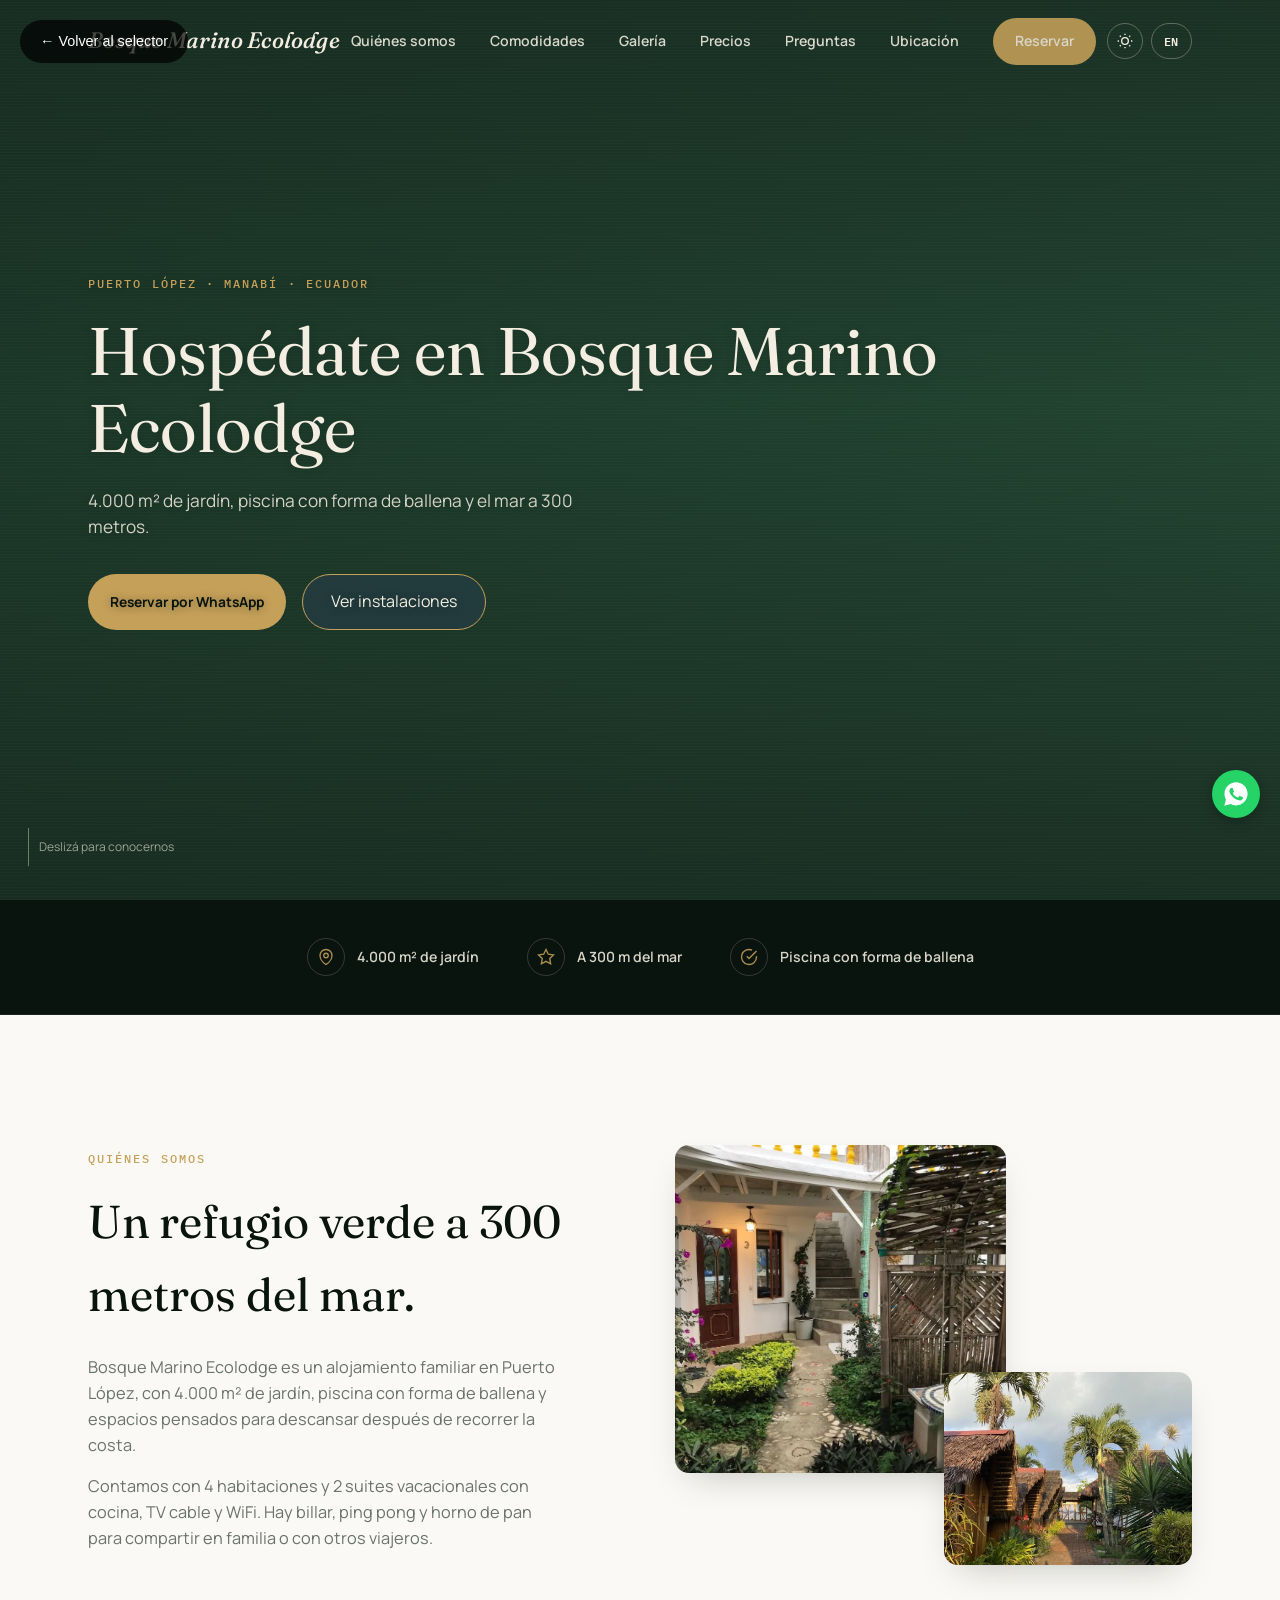
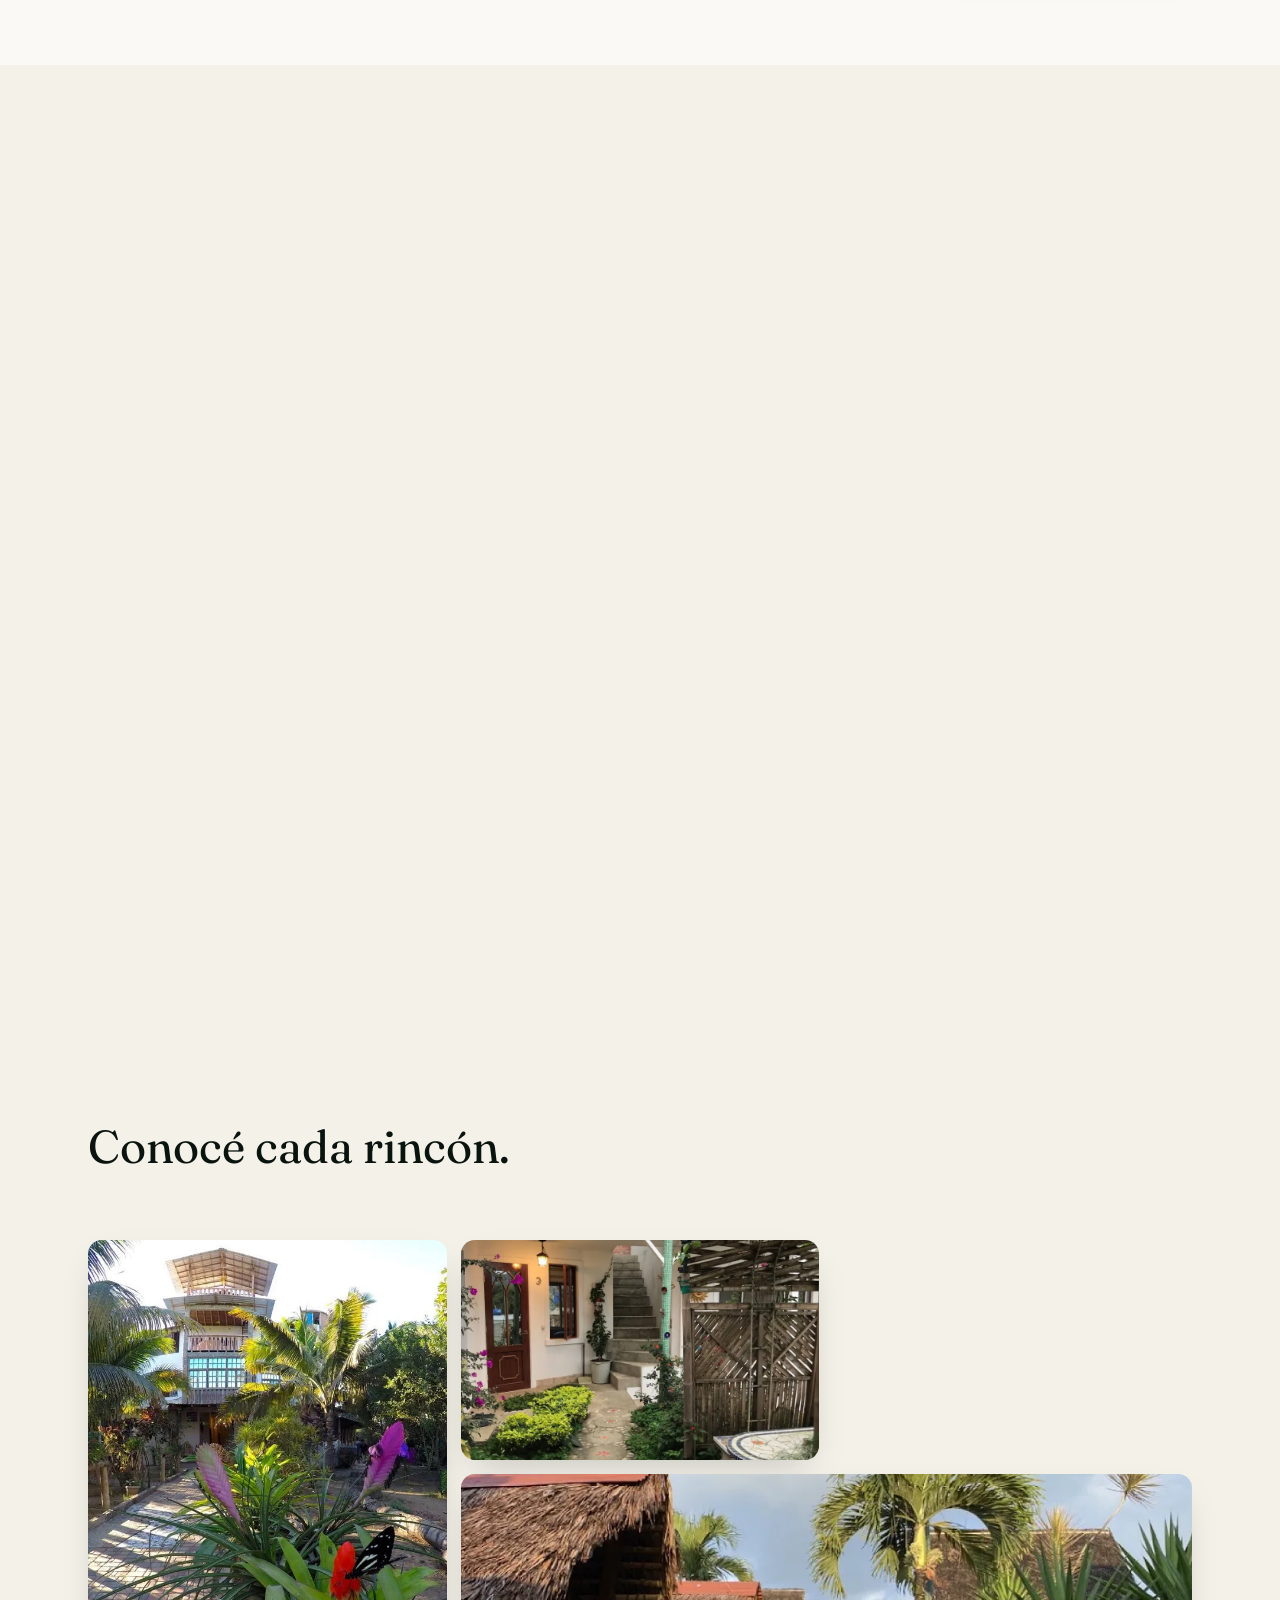
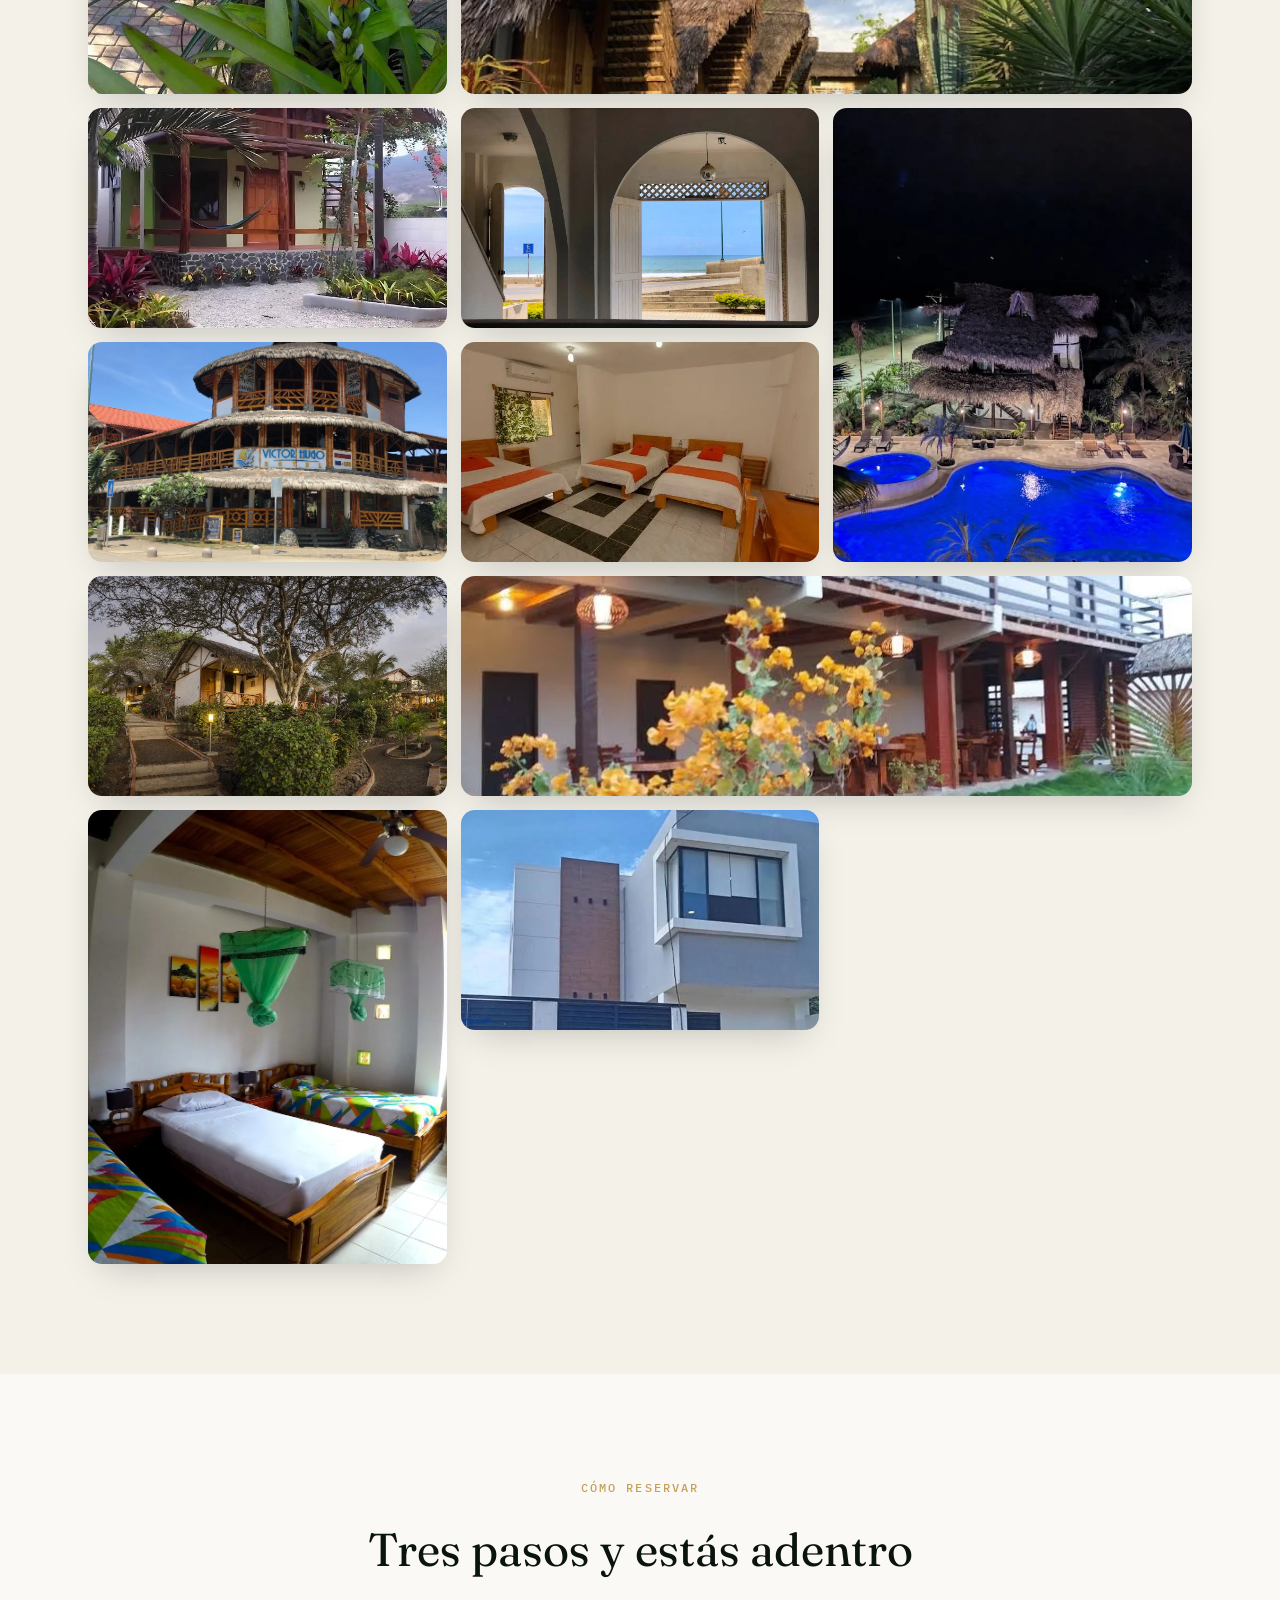
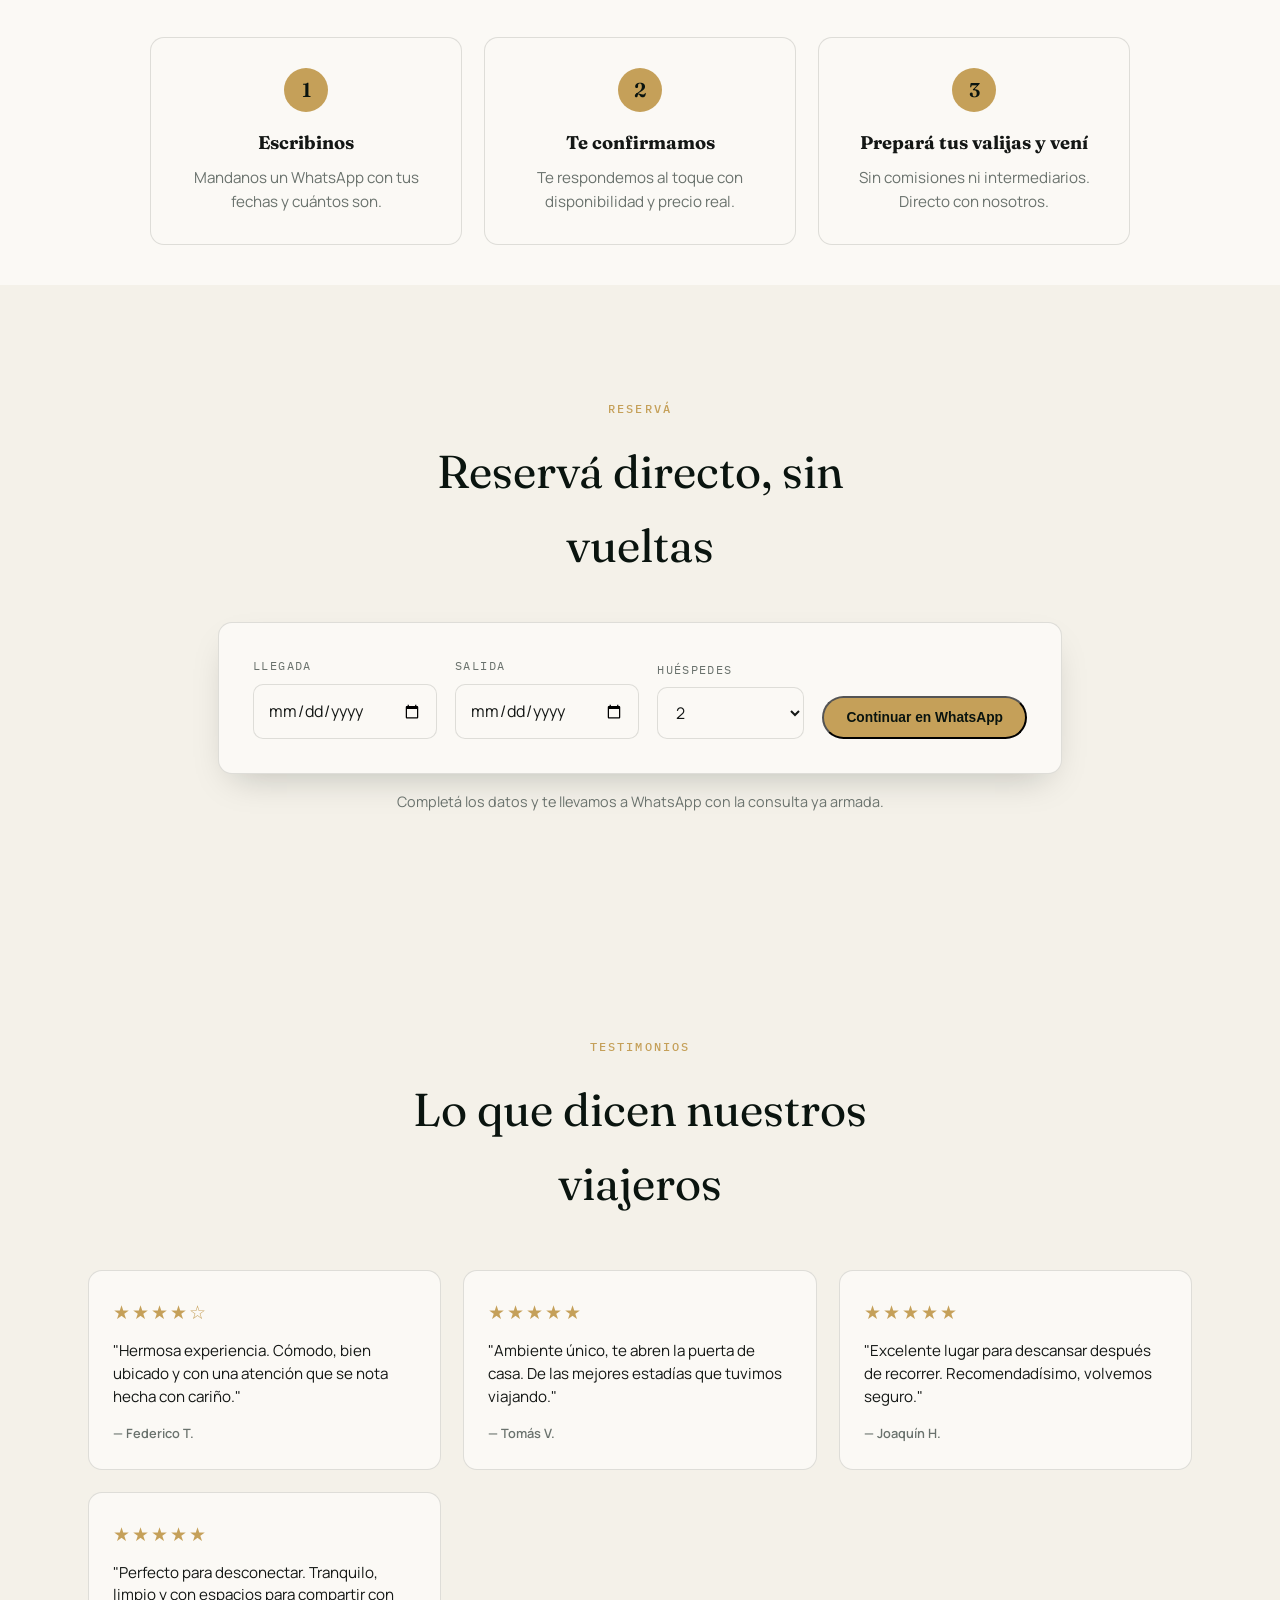
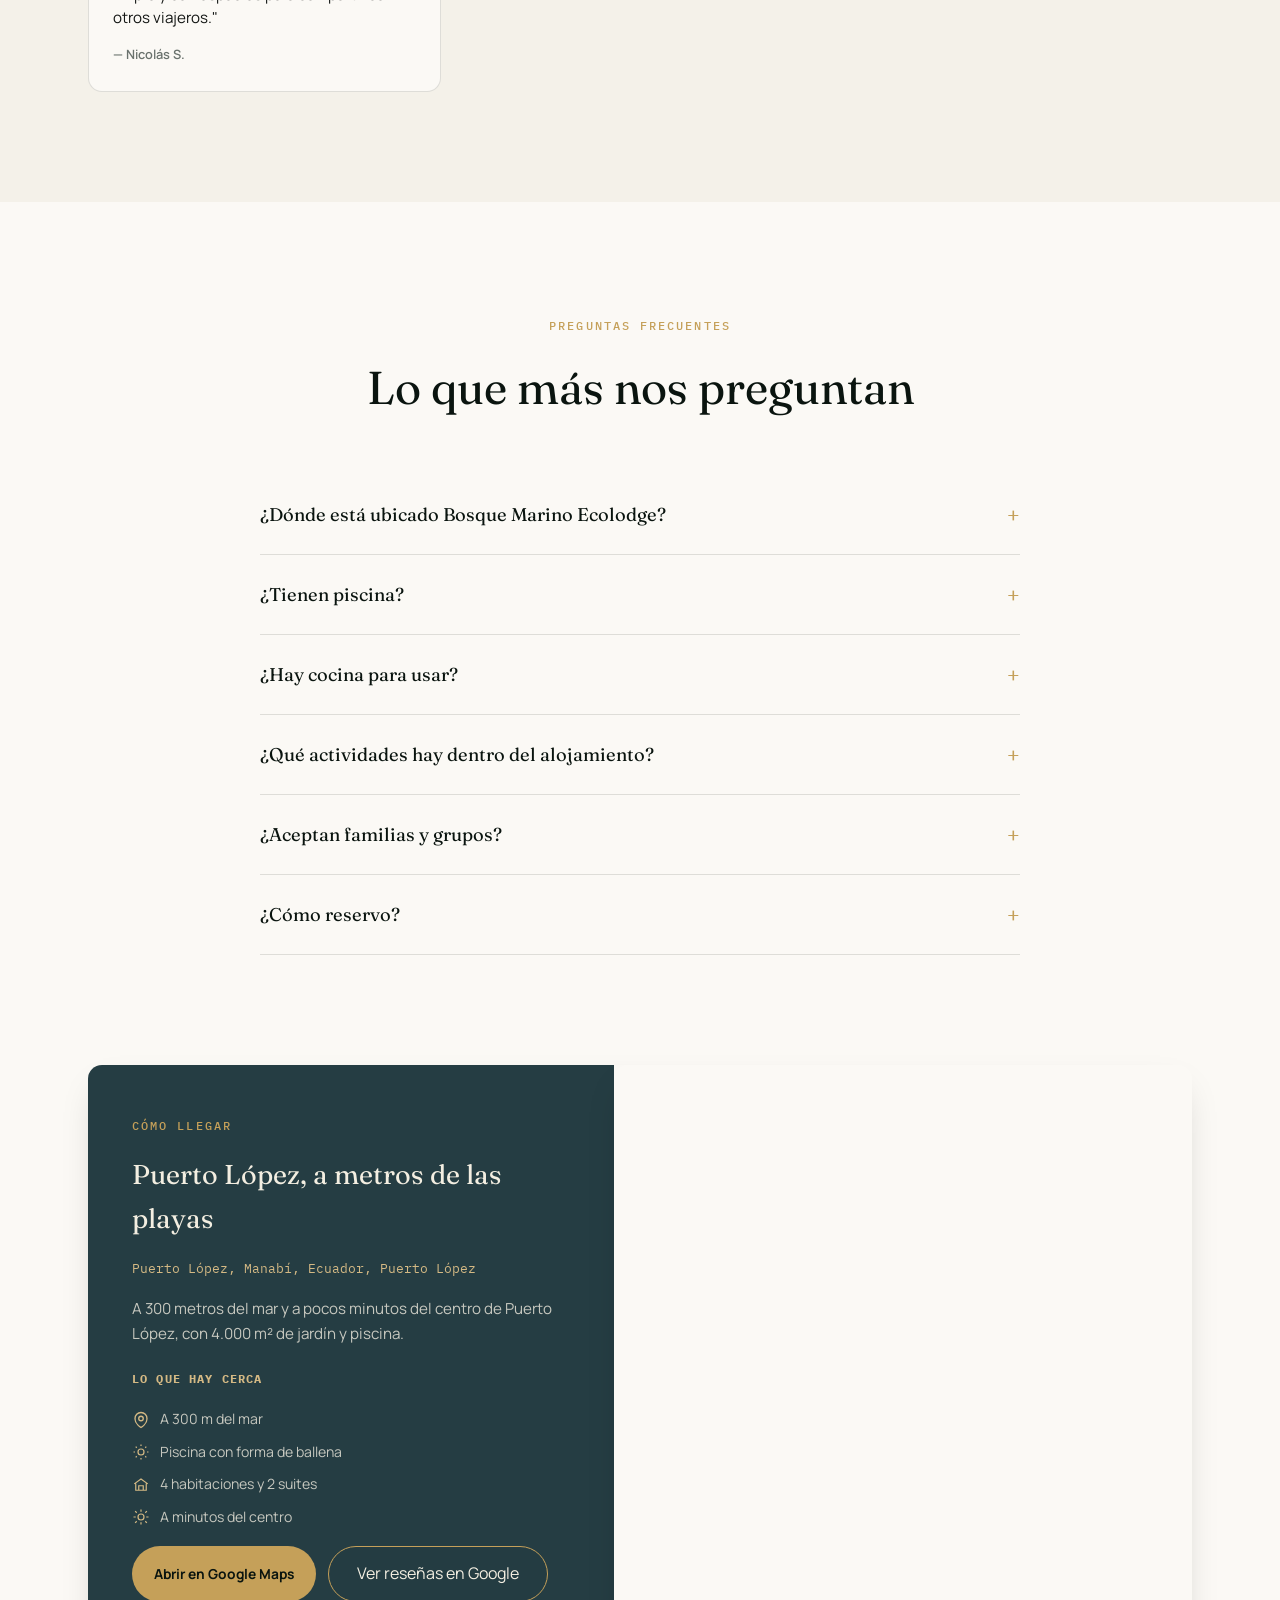
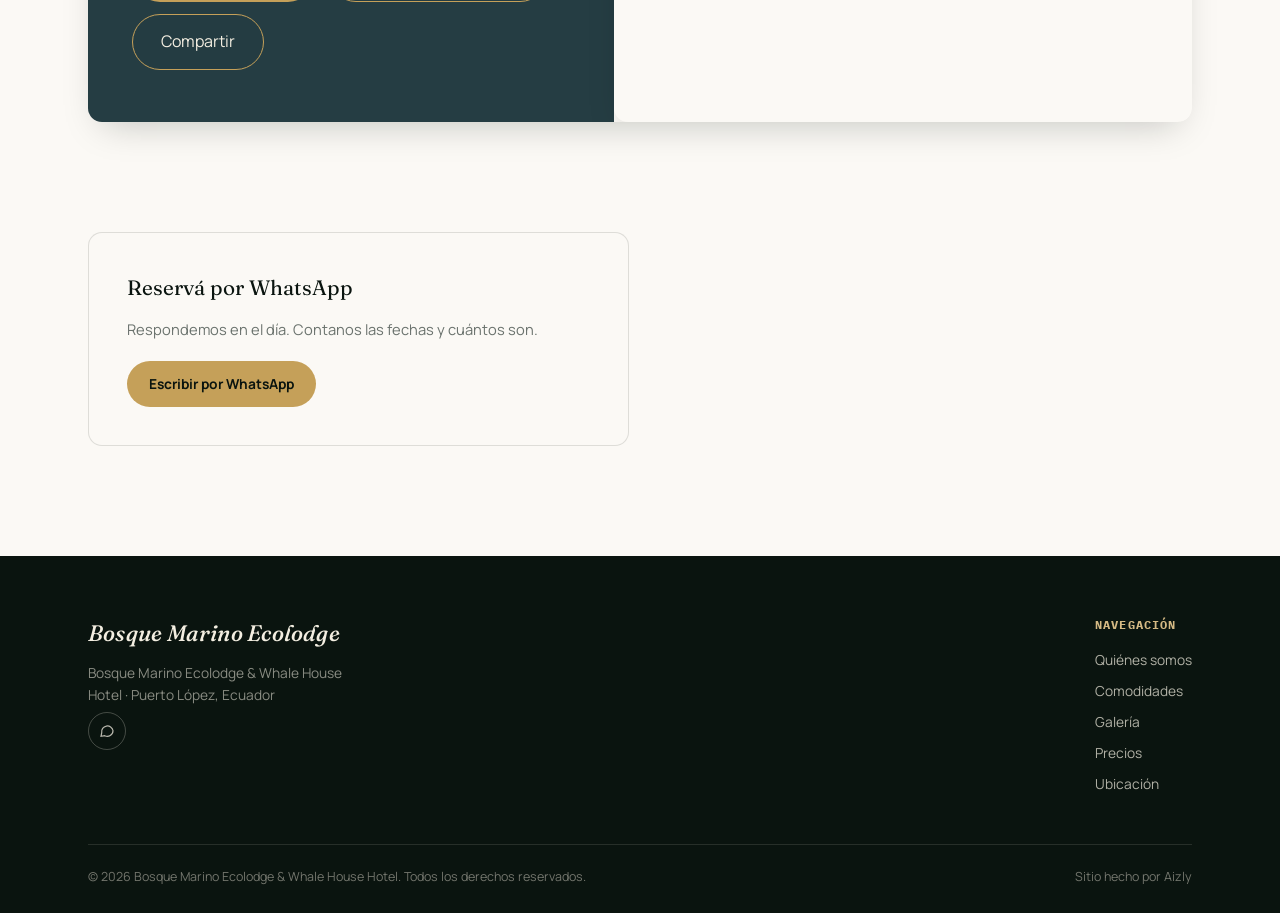
<file: preview-A.html>
<!DOCTYPE html>
<html lang="es-AR">

<head>
  <meta charset="UTF-8">
  <meta name="viewport" content="width=device-width, initial-scale=1.0">
  <title id="meta-title">Cargando...</title>
  <meta name="description" id="meta-description" content="">
  <link rel="canonical" href="">
  <meta name="theme-color" content="#16281F">
  <meta name="apple-mobile-web-app-capable" content="yes">
  <meta name="apple-mobile-web-app-status-bar-style" content="black-translucent">
  <meta name="mobile-web-app-capable" content="yes">

  <script type="application/ld+json" id="schema-json"></script>

  <meta property="og:title" id="og-title" content="">
  <meta property="og:description" id="og-description" content="">
  <meta property="og:url" id="og-url" content="">
  <meta property="og:type" content="website">
  <meta property="og:image" id="og-image" content="">
  <meta property="og:image:width" content="1200">
  <meta property="og:image:height" content="900">
  <meta name="twitter:card" content="summary_large_image">
  <meta name="twitter:title" id="twitter-title" content="">
  <meta name="twitter:description" id="twitter-description" content="">
  <meta name="twitter:image" id="twitter-image" content="">

  <link rel="icon" id="favicon-link"
    href="data:image/svg+xml,%3Csvg xmlns='http://www.w3.org/2000/svg' viewBox='0 0 100 100'%3E%3Crect width='100' height='100' rx='20' fill='%2316281F'/%3E%3Cpath d='M30 25 L30 75 M70 25 L70 75 M30 50 L70 50' stroke='%23D9A441' stroke-width='7' fill='none' stroke-linecap='round' stroke-linejoin='round'/%3E%3C/svg%3E">
  <link rel="apple-touch-icon"
    href="data:image/svg+xml,%3Csvg xmlns='http://www.w3.org/2000/svg' viewBox='0 0 100 100'%3E%3Crect width='100' height='100' rx='20' fill='%2316281F'/%3E%3Cpath d='M30 25 L30 75 M70 25 L70 75 M30 50 L70 50' stroke='%23D9A441' stroke-width='7' fill='none' stroke-linecap='round' stroke-linejoin='round'/%3E%3C/svg%3E">

  <link rel="preconnect" href="https://fonts.googleapis.com">
  <link rel="preconnect" href="https://fonts.gstatic.com" crossorigin>
  <link
    href="https://fonts.googleapis.com/css2?family=Fraunces:ital,opsz,wght@0,9..144,400;0,9..144,600;1,9..144,500&family=Manrope:wght@400;500;600;700;800&family=IBM+Plex+Mono:wght@400;500&display=swap"
    rel="stylesheet">

  <style>
    :root {
      --pine-dark: #0A140F;
      --pine: #1A3025;
      --sea-dusk: #253D43;
      --gold: #C5A059;
      --gold-soft: #D4B984;
      --paper: #FBF9F5;
      --paper-warm: #F4F1E9;
      --ink: #141715;
      --ink-soft: #6A726D;
      --line: rgba(10, 20, 15, 0.12);
      --radius: 14px;
      --shadow: 0 15px 35px -15px rgba(10, 20, 15, 0.25);
      --card-bg: var(--paper);
      --section-alt-bg: var(--paper-warm);
      --header-scrolled-bg: rgba(251, 249, 245, 0.95);
      --header-scrolled-shadow: 0 4px 15px -5px rgba(10, 20, 15, 0.1);
    }

    [data-theme="dark"] {
      --paper: #0A140F;
      --paper-warm: #141715;
      --ink: #FBF9F5;
      --ink-soft: #A6A9A8;
      --line: rgba(251, 249, 245, 0.08);
      --shadow: 0 15px 35px -15px rgba(0, 0, 0, 0.5);
      --card-bg: #141715;
      --section-alt-bg: #141715;
      --header-scrolled-bg: rgba(10, 20, 15, 0.95);
      --header-scrolled-shadow: 0 4px 15px -5px rgba(0, 0, 0, 0.3);
    }

    * {
      margin: 0;
      padding: 0;
      box-sizing: border-box;
    }

    html {
      scroll-behavior: smooth;
      overflow-x: hidden;
    }

    body {
      font-family: 'Manrope', sans-serif;
      background: var(--paper);
      color: var(--ink);
      line-height: 1.6;
      overflow-x: hidden;
    }

    h1,
    h2,
    h3,
    .display {
      font-family: 'Fraunces', serif;
    }

    .mono {
      font-family: 'IBM Plex Mono', monospace;
    }

    a {
      text-decoration: none;
      color: inherit;
    }

    ul {
      list-style: none;
    }

    img {
      max-width: 100%;
      display: block;
    }

    section {
      position: relative;
    }

    .wrap {
      max-width: 1160px;
      margin: 0 auto;
      padding: 0 28px;
    }

    .eyebrow {
      font-family: 'IBM Plex Mono', monospace;
      text-transform: uppercase;
      letter-spacing: 0.18em;
      font-size: 0.72rem;
      color: var(--gold);
      font-weight: 500;
    }

    .reveal {
      opacity: 0;
      transform: translateY(28px);
      transition: opacity .8s ease, transform .8s ease;
    }

    .reveal.in {
      opacity: 1;
      transform: translateY(0);
    }

    @media (prefers-reduced-motion: reduce) {
      .reveal {
        opacity: 1;
        transform: none;
        transition: none;
      }

      html {
        scroll-behavior: auto;
      }
    }

    .trust-bar {
      background: var(--pine-dark);
      padding: 38px 0;
      text-align: center;
      border-bottom: 1px solid rgba(243, 238, 225, 0.08);
    }

    [data-theme="dark"] .trust-bar {
      background: #0A120D;
    }

    .trust-inner {
      display: flex;
      justify-content: center;
      align-items: center;
      gap: 48px;
      flex-wrap: wrap;
    }

    .trust-item {
      display: flex;
      align-items: center;
      gap: 12px;
      color: #F3EEE1;
      font-size: 0.88rem;
      font-weight: 600;
      opacity: 0.88;
    }

    .trust-item .trust-icon {
      width: 38px;
      height: 38px;
      border-radius: 50%;
      border: 1.5px solid rgba(243, 238, 225, 0.2);
      display: flex;
      align-items: center;
      justify-content: center;
      flex-shrink: 0;
      color: var(--gold);
    }

    .trust-item .trust-icon svg {
      width: 18px;
      height: 18px;
    }


    /* Botón flotante WhatsApp (móvil, sobre la barra de reserva) */
    .wa-float {
      position: fixed;
      bottom: 82px;
      right: 20px;
      z-index: 9999;
      width: 48px;
      height: 48px;
      border-radius: 50%;
      background: #25D366;
      display: flex;
      align-items: center;
      justify-content: center;
      box-shadow: 0 4px 12px rgba(0,0,0,0.25);
      transition: transform 0.2s;
    }
    .wa-float:hover {
      transform: scale(1.08);
    }

    .mobile-bar {
      display: none;
      position: fixed;
      bottom: 0;
      left: 0;
      right: 0;
      z-index: 9998;
      background: var(--pine-dark);
      padding: 10px;
      box-shadow: 0 -2px 10px rgba(0,0,0,0.2);
    }

    .mobile-bar a {
      display: flex;
      align-items: center;
      justify-content: center;
      gap: 6px;
      background: var(--gold);
      color: var(--pine-dark);
      padding: 8px;
      border-radius: 999px;
      font-weight: 700;
      font-size: 0.8rem;
      text-decoration: none;
    }

    .mobile-bar a svg {
      width: 18px;
      height: 18px;
    }

    @media (max-width:720px) {
      .mobile-bar {
        display: block;
      }
      body {
        padding-bottom: 70px;
      }
    }

    header {
      position: fixed;
      top: 0;
      left: 0;
      right: 0;
      z-index: 100;
      padding: 18px 0;
      transition: background .35s ease, padding .35s ease, box-shadow .35s ease;
    }

    header.scrolled {
      background: var(--header-scrolled-bg);
      backdrop-filter: blur(14px) saturate(180%);
      -webkit-backdrop-filter: blur(14px) saturate(180%);
      padding: 12px 0;
      box-shadow: var(--header-scrolled-shadow);
    }

    nav.wrap {
      display: flex;
      align-items: center;
      justify-content: space-between;
    }

    .logo {
      font-family: 'Fraunces', serif;
      font-style: italic;
      font-weight: 500;
      font-size: 1.4rem;
      color: #F3EEE1;
      letter-spacing: 0.01em;
      transition: color .35s ease;
    }

    header.scrolled .logo {
      color: var(--pine-dark);
    }

    .nav-links {
      display: flex;
      gap: 34px;
      align-items: center;
    }

    .nav-links a {
      font-size: 0.88rem;
      font-weight: 600;
      color: #F3EEE1;
      transition: color .35s ease, opacity .2s ease;
      opacity: 0.88;
    }

    header.scrolled .nav-links a {
      color: var(--pine-dark);
    }

    .nav-links a:hover {
      opacity: 1;
    }

    .nav-toggles {
      display: flex;
      gap: 8px;
      align-items: center;
    }

    .toggle-btn {
      width: 36px;
      height: 36px;
      border-radius: 50%;
      border: 1.5px solid rgba(243, 238, 225, 0.3);
      background: transparent;
      color: #F3EEE1;
      cursor: pointer;
      display: flex;
      align-items: center;
      justify-content: center;
      transition: background .2s, border-color .2s;
    }

    .toggle-btn:hover {
      background: rgba(243, 238, 225, 0.1);
      border-color: var(--gold);
    }

    .toggle-btn svg {
      width: 16px;
      height: 16px;
    }

    .lang-btn {
      width: auto;
      padding: 0 12px;
      border-radius: 999px;
      height: 36px;
      font-family: 'IBM Plex Mono', monospace;
      font-size: 0.72rem;
      font-weight: 600;
      letter-spacing: 0.05em;
    }

    header.scrolled .toggle-btn {
      border-color: rgba(22, 40, 31, 0.3);
      color: var(--ink);
    }

    header.scrolled .toggle-btn:hover {
      background: rgba(22, 40, 31, 0.06);
    }

    [data-theme="dark"] header.scrolled .toggle-btn {
      border-color: rgba(232, 227, 214, 0.2);
      color: var(--ink);
    }

    [data-theme="dark"] header.scrolled .toggle-btn:hover {
      background: rgba(232, 227, 214, 0.08);
    }

    [data-theme="dark"] header.scrolled .logo {
      color: var(--ink);
    }

    [data-theme="dark"] header.scrolled .nav-links a {
      color: var(--ink);
    }

    [data-theme="dark"] header.scrolled .burger span {
      background: var(--ink);
    }

    .btn {
      display: inline-flex;
      align-items: center;
      gap: 8px;
      padding: 12px 22px;
      border-radius: 999px;
      font-weight: 700;
      font-size: 0.86rem;
      transition: transform .25s ease, box-shadow .25s ease;
    }

    .btn-gold {
      background: var(--gold);
      color: var(--pine-dark);
    }

    .btn-gold:hover {
      transform: translateY(-2px);
      box-shadow: 0 12px 24px -10px rgba(217, 164, 65, 0.6);
    }

    .btn-ghost, button.btn-ghost {
      border: 1.5px solid var(--gold);
      color: #F3EEE1;
      padding: 14px 28px;
      border-radius: 999px;
      cursor: pointer;
      font: inherit;
      background: rgba(37, 61, 67, 0.8);
    }

    header.scrolled .btn-ghost {
      border-color: var(--pine-dark);
      color: var(--pine-dark);
    }

    [data-theme="dark"] .btn-ghost {
      border-color: rgba(232, 227, 214, 0.3);
      color: var(--ink);
    }

    [data-theme="dark"] header.scrolled .btn-ghost {
      border-color: var(--ink);
      color: var(--ink);
    }

    .burger {
      display: none;
      width: 26px;
      height: 20px;
      position: relative;
      cursor: pointer;
      background: none;
      border: none;
    }

    .burger span {
      position: absolute;
      left: 0;
      right: 0;
      height: 2px;
      background: var(--paper);
      transition: .3s;
    }

    header.scrolled .burger span {
      background: var(--pine-dark);
    }

    .burger span:nth-child(1) {
      top: 0;
    }

    .burger span:nth-child(2) {
      top: 9px;
    }

    .burger span:nth-child(3) {
      top: 18px;
    }

    .hero {
      height: 100vh;
      min-height: 640px;
      display: flex;
      align-items: center;
      position: relative;
      overflow: hidden;
      background: var(--pine-dark);
    }

    .hero-video {
      position: absolute;
      inset: 0;
      width: 100%;
      height: 100%;
      object-fit: cover;
      z-index: 0;
      background: var(--pine-dark);
    }

    .hero.no-video::before {
      content: '';
      position: absolute;
      inset: 0;
      background: linear-gradient(135deg, #1a3a2a 0%, #2d5a3d 25%, #1a3a2a 50%, #0f2318 75%, #1a3a2a 100%);
      background-size: 400% 400%;
      animation: gradientShift 8s ease infinite;
      z-index: 0;
    }

    @keyframes gradientShift {
      0%, 100% { background-position: 0% 50%; }
      25% { background-position: 100% 0%; }
      50% { background-position: 100% 100%; }
      75% { background-position: 0% 100%; }
    }

    .hero-overlay {
      position: absolute;
      inset: 0;
      z-index: 1;
      background: linear-gradient(180deg, rgba(22, 40, 31, 0.75) 0%, rgba(22, 40, 31, 0.35) 45%, rgba(22, 40, 31, 0.85) 100%);
    }

    .grain {
      position: absolute;
      inset: 0;
      z-index: 1;
      background: repeating-linear-gradient(0deg, rgba(255, 255, 255, 0.02) 0 1px, transparent 1px 3px);
      pointer-events: none;
    }

    .hero-content {
      position: relative;
      z-index: 2;
      color: #F3EEE1;
      text-shadow: 0 1px 8px rgba(22, 40, 31, 0.4);
    }

    .hero-content .eyebrow {
      margin-bottom: 18px;
      display: inline-block;
    }

    .hero-content h1 {
      font-size: clamp(2.4rem, 6vw, 4.2rem);
      font-weight: 400;
      line-height: 1.15;
      margin-bottom: 22px;
      overflow-wrap: break-word;
      word-break: break-word;
      hyphens: auto;
    }

    .hero-content p {
      max-width: 520px;
      font-size: 1.08rem;
      color: rgba(243, 238, 225, 0.85);
      margin-bottom: 34px;
      line-height: 1.5;
    }

    .hero-social-proof {
      display: inline-flex;
      align-items: center;
      gap: 9px;
      margin: 0 0 26px;
      padding: 8px 16px 8px 12px;
      border-radius: 999px;
      border: 1px solid rgba(243, 238, 225, 0.25);
      background: rgba(243, 238, 225, 0.08);
      backdrop-filter: blur(6px);
      color: #F3EEE1;
      font-size: 0.86rem;
      font-weight: 600;
      width: fit-content;
    }

    .hero-social-proof svg {
      width: 16px;
      height: 16px;
      color: var(--gold-soft);
      flex-shrink: 0;
    }

    .hero-social-proof .count {
      font-family: 'IBM Plex Mono', monospace;
      color: var(--gold-soft);
    }

    .hero-actions {
      display: flex;
      gap: 16px;
      flex-wrap: wrap;
    }

    .scroll-cue {
      position: absolute;
      bottom: 34px;
      left: 28px;
      z-index: 2;
      display: flex;
      align-items: center;
      gap: 10px;
      color: rgba(243, 238, 225, 0.6);
      font-size: 0.75rem;
    }

    @keyframes heroReveal {
      from {
        opacity: 0;
        transform: translateY(30px);
      }

      to {
        opacity: 1;
        transform: translateY(0);
      }
    }

    .hero-content .eyebrow {
      animation: heroReveal .7s ease forwards .05s;
      opacity: 0;
    }

    .hero-content h1 {
      animation: heroReveal .7s ease forwards .2s;
      opacity: 0;
    }

    .hero-content h1 em {
      animation: heroReveal .7s ease forwards .45s;
      opacity: 0;
    }

    .hero-content p {
      animation: heroReveal .7s ease forwards .65s;
      opacity: 0;
    }

    .hero-content .hero-actions {
      animation: heroReveal .7s ease forwards .8s;
      opacity: 0;
    }

    .scroll-cue::before {
      content: "";
      width: 1px;
      height: 38px;
      background: rgba(243, 238, 225, 0.4);
      animation: scrollline 2s ease-in-out infinite;
    }

    @keyframes scrollline {

      0%,
      100% {
        transform: scaleY(1);
        opacity: .4;
      }

      50% {
        transform: scaleY(0.5);
        opacity: 1;
      }
    }

    .about {
      padding: 130px 0 100px;
    }

    .about-grid {
      display: grid;
      grid-template-columns: 1fr 1fr;
      gap: 70px;
      align-items: center;
    }

    .about h2 {
      font-size: clamp(2.1rem, 3.6vw, 2.9rem);
      font-weight: 400;
      margin: 14px 0 22px;
      color: var(--pine-dark);
    }

    [data-theme="dark"] .about h2 {
      color: var(--ink);
    }

    .about p {
      color: var(--ink-soft);
      font-size: 1.02rem;
      max-width: 480px;
    }

    .photo-stack {
      position: relative;
      height: 420px;
    }

    .about-photo {
      position: absolute;
      border-radius: var(--radius);
      overflow: hidden;
      box-shadow: var(--shadow);
      object-fit: cover;
    }

    .about-photo.p1 {
      width: 64%;
      height: 78%;
      top: 0;
      left: 0;
    }

    .about-photo.p2 {
      width: 48%;
      height: 46%;
      bottom: 0;
      right: 0;
    }

    .amenities {
      padding: 100px 0;
      background: var(--section-alt-bg);
    }

    .section-head {
      max-width: 560px;
      margin-bottom: 56px;
    }

    .section-head h2 {
      font-size: clamp(2.1rem, 3.6vw, 2.9rem);
      font-weight: 400;
      margin-top: 14px;
      color: var(--pine-dark);
    }

    [data-theme="dark"] .section-head h2 {
      color: var(--ink);
    }

    .tag-grid {
      display: grid;
      grid-template-columns: repeat(4, 1fr);
      gap: 22px;
    }

    .tag-card {
      background: var(--card-bg);
      border-radius: 14px;
      padding: 26px 22px 22px;
      border: 1px solid var(--line);
      position: relative;
      transition: transform .3s ease, box-shadow .3s ease, border-color .3s ease;
    }

    .tag-card::before {
      content: "";
      position: absolute;
      top: 16px;
      right: 16px;
      width: 9px;
      height: 9px;
      border-radius: 50%;
      background: var(--paper-warm);
      border: 1px solid var(--line);
    }

    .tag-card:hover {
      transform: translateY(-8px);
      box-shadow: 0 24px 60px -20px rgba(22, 40, 31, 0.45);
      border-color: transparent;
    }

    .tag-card .icon {
      width: 38px;
      height: 38px;
      margin-bottom: 16px;
      color: var(--gold);
    }

    .tag-card h3 {
      font-family: 'Manrope', sans-serif;
      font-size: 1.02rem;
      font-weight: 700;
      margin-bottom: 8px;
      color: var(--pine-dark);
    }

    [data-theme="dark"] .tag-card h3 {
      color: var(--ink);
    }

    .tag-card p {
      font-size: 0.88rem;
      color: var(--ink-soft);
    }

    .gallery {
      padding: 110px 0;
      background: var(--section-alt-bg);
    }

    .gallery-grid {
      display: grid;
      grid-template-columns: repeat(3, 1fr);
      grid-auto-rows: 220px;
      gap: 14px;
    }

    .gallery-item {
      border-radius: var(--radius);
      overflow: hidden;
      position: relative;
      box-shadow: var(--shadow);
      transition: transform .35s cubic-bezier(0.4, 0, 0.2, 1);
      cursor: pointer;
    }

    .gallery-item:hover {
      transform: scale(1.03);
      z-index: 2;
    }

    .gallery-item:nth-child(5n+1) {
      grid-row: span 2;
    }

    .gallery-item:nth-child(7n+3) {
      grid-column: span 2;
    }

    .gallery-item img,
    .gallery-item video {
      width: 100%;
      height: 100%;
      object-fit: cover;
      display: block;
    }

    .gallery-overlay {
      position: absolute;
      inset: 0;
      background: linear-gradient(180deg, transparent 40%, rgba(22, 40, 31, 0.85) 100%);
      display: flex;
      align-items: flex-end;
      padding: 20px;
      opacity: 0;
      transition: opacity .35s ease;
    }

    .gallery-item:hover .gallery-overlay {
      opacity: 1;
    }

    .gallery-overlay span {
      color: #F3EEE1;
      font-size: 0.82rem;
      font-weight: 600;
      letter-spacing: 0.02em;
    }

    .pricing {
      padding: 110px 0;
      background: var(--pine-dark);
      color: #F3EEE1;
      text-align: center;
      position: relative;
      overflow: hidden;
    }

    .pricing::before {
      content: "";
      position: absolute;
      inset: 0;
      background-image: radial-gradient(circle, rgba(243, 238, 225, 0.05) 1px, transparent 1px);
      background-size: 26px 26px;
    }

    .pricing .wrap {
      position: relative;
    }

    .seal {
      width: 180px;
      height: 180px;
      border: 2px dashed var(--gold);
      border-radius: 50%;
      display: flex;
      flex-direction: column;
      align-items: center;
      justify-content: center;
      margin: 0 auto 34px;
      transform: rotate(-6deg);
    }

    .seal .amount {
      font-family: 'Fraunces', serif;
      font-size: 2.1rem;
      color: var(--gold-soft);
    }

    .seal .per {
      font-family: 'IBM Plex Mono', monospace;
      font-size: 0.68rem;
      letter-spacing: 0.08em;
      color: rgba(243, 238, 225, 0.7);
      margin-top: 4px;
    }

    .pricing h2 {
      font-size: clamp(1.8rem, 3vw, 2.4rem);
      font-weight: 400;
      max-width: 520px;
      margin: 0 auto 30px;
    }

    .faq {
      padding: 110px 0;
    }

    .faq-list {
      max-width: 760px;
      margin: 0 auto;
    }

    .faq-item {
      border-bottom: 1px solid var(--line);
    }

    .faq-q {
      width: 100%;
      text-align: left;
      background: none;
      border: none;
      cursor: pointer;
      padding: 26px 0;
      display: flex;
      justify-content: space-between;
      align-items: center;
      gap: 20px;
      font-family: 'Fraunces', serif;
      font-size: 1.15rem;
      color: var(--pine-dark);
    }

    [data-theme="dark"] .faq-q {
      color: var(--ink);
    }

    .faq-q .plus {
      font-family: 'IBM Plex Mono', monospace;
      font-size: 1.3rem;
      color: var(--gold);
      transition: transform .3s ease;
      flex-shrink: 0;
    }

    .faq-item.open .plus {
      transform: rotate(45deg);
    }

    .faq-a {
      max-height: 0;
      overflow: hidden;
      transition: max-height .4s ease;
    }

    .faq-a p {
      padding-bottom: 24px;
      color: var(--ink-soft);
      max-width: 600px;
    }

    .location {
      padding: 0 0 110px;
    }

    .loc-grid {
      display: grid;
      grid-template-columns: 1fr 1.1fr;
      gap: 0;
      border-radius: var(--radius);
      overflow: hidden;
      box-shadow: var(--shadow);
    }

    .loc-info {
      background: var(--sea-dusk);
      color: #F3EEE1;
      padding: 52px 44px;
      display: flex;
      flex-direction: column;
      justify-content: center;
      gap: 18px;
    }

    .loc-info h3 {
      font-size: 1.7rem;
      font-weight: 400;
    }

    .loc-info p {
      color: rgba(243, 238, 225, 0.78);
      font-size: 0.95rem;
    }

    .loc-info .addr {
      font-family: 'IBM Plex Mono', monospace;
      font-size: 0.82rem;
      color: var(--gold-soft);
    }

    #loc-highlights {
      display: flex;
      flex-direction: column;
      gap: 10px;
      margin-top: 6px;
    }

    .loc-highlight {
      display: flex;
      align-items: center;
      gap: 10px;
      font-size: 0.88rem;
      color: rgba(243, 238, 225, 0.78);
    }

    .loc-highlight svg {
      width: 18px;
      height: 18px;
      color: var(--gold-soft);
      flex-shrink: 0;
    }

    .map-embed {
      position: relative;
      width: 100%;
      min-height: 340px;
      border-radius: var(--radius);
      overflow: hidden;
      box-shadow: var(--shadow);
    }

    .map-embed iframe {
      position: absolute;
      inset: 0;
      width: 100%;
      height: 100%;
      border: 0;
    }

    .map-embed img,
    .map-embed video {
      width: 100%;
      height: 100%;
      min-height: 340px;
      object-fit: cover;
      display: block;
    }

    .map-embed video {
      background: #000;
    }

    .map-embed img {
      animation: kenBurns 12s ease-in-out infinite alternate;
    }

    .map-embed .map-overlay {
      position: absolute;
      inset: 0;
      background: linear-gradient(135deg, rgba(22, 40, 31, 0.55) 0%, transparent 60%);
      display: flex;
      align-items: flex-end;
      padding: 24px;
      pointer-events: none;
    }

    .map-embed .map-overlay .pin-badge {
      display: flex;
      align-items: center;
      gap: 8px;
      background: rgba(22, 40, 31, 0.75);
      backdrop-filter: blur(8px);
      -webkit-backdrop-filter: blur(8px);
      padding: 10px 16px;
      border-radius: 999px;
      color: #F3EEE1;
      font-family: 'IBM Plex Mono', monospace;
      font-size: 0.78rem;
      letter-spacing: 0.04em;
    }

    .map-embed .map-overlay .pin-badge svg {
      width: 14px;
      height: 14px;
      flex-shrink: 0;
    }

    @keyframes kenBurns {
      0% {
        transform: scale(1) translate(0, 0);
      }

      100% {
        transform: scale(1.12) translate(-1.5%, -1%);
      }
    }

    .contact {
      padding: 0 0 110px;
    }

    .contact-grid {
      display: grid;
      grid-template-columns: 1fr 1fr;
      gap: 22px;
    }

    .contact-card {
      background: var(--card-bg);
      border-radius: var(--radius);
      padding: 38px;
      display: flex;
      flex-direction: column;
      gap: 14px;
      border: 1px solid var(--line);
    }

    .contact-card h3 {
      font-size: 1.3rem;
      font-weight: 400;
      color: var(--pine-dark);
    }

    [data-theme="dark"] .contact-card h3 {
      color: var(--ink);
    }

    .contact-card p {
      color: var(--ink-soft);
      font-size: 0.92rem;
    }

    .contact-card .btn {
      align-self: flex-start;
      margin-top: 6px;
    }

    .contact-email-btn {
      border-color: var(--pine-dark);
      color: var(--pine-dark);
    }

    [data-theme="dark"] .contact-email-btn {
      border-color: var(--ink);
      color: var(--ink);
    }

    footer {
      background: var(--pine-dark);
      color: rgba(243, 238, 225, 0.75);
      padding: 60px 0 26px;
    }

    .foot-top {
      display: flex;
      justify-content: space-between;
      align-items: flex-start;
      flex-wrap: wrap;
      gap: 36px;
      padding-bottom: 40px;
      border-bottom: 1px solid rgba(243, 238, 225, 0.12);
    }

    .foot-brand .logo {
      color: #F3EEE1;
      margin-bottom: 10px;
      display: block;
    }

    .foot-brand p {
      max-width: 280px;
      font-size: 0.86rem;
      color: rgba(243, 238, 225, 0.55);
    }

    .foot-cols {
      display: flex;
      gap: 60px;
      flex-wrap: wrap;
    }

    .foot-col h4 {
      font-family: 'IBM Plex Mono', monospace;
      font-size: 0.72rem;
      letter-spacing: 0.1em;
      text-transform: uppercase;
      color: var(--gold-soft);
      margin-bottom: 14px;
    }

    .foot-col a {
      display: block;
      font-size: 0.86rem;
      margin-bottom: 9px;
      color: rgba(243, 238, 225, 0.72);
      transition: color .2s;
    }

    .foot-col a:hover {
      color: var(--gold-soft);
    }

    .social-row {
      display: flex;
      gap: 14px;
      margin-top: 6px;
    }

    .social-row a {
      width: 38px;
      height: 38px;
      border-radius: 50%;
      border: 1px solid rgba(243, 238, 225, 0.25);
      display: flex;
      align-items: center;
      justify-content: center;
      transition: .25s;
    }

    .social-row a:hover {
      background: var(--gold);
      border-color: var(--gold);
      color: var(--pine-dark);
    }

    .foot-bottom {
      display: flex;
      justify-content: space-between;
      padding-top: 22px;
      font-size: 0.78rem;
      color: rgba(243, 238, 225, 0.45);
      flex-wrap: wrap;
      gap: 10px;
    }

    @media (max-width:920px) {

      .about-grid,
      .loc-grid,
      .contact-grid {
        grid-template-columns: 1fr;
      }

      .tag-grid {
        grid-template-columns: repeat(2, 1fr);
      }

      .gallery-item {
        grid-column: span 1;
        grid-row: span 1;
      }

      .gallery-grid {
        grid-template-columns: repeat(2, 1fr);
        grid-auto-rows: 180px;
      }

      .foot-top {
        flex-direction: column;
      }

      .map-embed {
        min-height: 260px;
      }

      .map-embed img,
      .map-embed video {
        min-height: 260px;
      }
    }

    @media (max-width:720px) {
      .nav-links {
        position: fixed;
        top: 0;
        right: 0;
        height: 100vh;
        width: 76%;
        max-width: 320px;
        background: var(--pine-dark);
        flex-direction: column;
        justify-content: center;
        align-items: flex-start;
        padding: 40px;
        gap: 28px;
        transform: translateX(100%);
        visibility: hidden;
        transition: transform .4s ease, visibility 0s .4s;
      }

      .nav-links.open {
        transform: translateX(0);
        visibility: visible;
        transition: transform .4s ease, visibility 0s;
      }

      .nav-links a {
        color: #F3EEE1 !important;
        font-size: 1.1rem;
      }

      .burger {
        display: block;
      }

      .tag-grid {
        grid-template-columns: 1fr 1fr;
      }

      .hero-content p {
        max-width: 100%;
      }
    }

    @media (max-width:480px) {
      .tag-grid {
        grid-template-columns: 1fr;
      }

      .gallery-grid {
        grid-template-columns: 1fr;
        grid-auto-rows: 240px;
      }

      .gallery-item {
        grid-column: span 1;
        grid-row: span 1;
      }

      .wrap {
        padding: 0 20px;
      }
    }

    /* === Scroll Progress === */
    .scroll-progress {
      position: fixed;
      top: 0;
      left: 0;
      height: 3px;
      background: var(--gold);
      z-index: 101;
      width: 0%;
      transition: width 50ms linear;
    }

    /* === Splash Screen === */
    .splash {
      position: fixed;
      inset: 0;
      z-index: 999;
      background: var(--pine-dark);
      display: flex;
      flex-direction: column;
      align-items: center;
      justify-content: center;
      gap: 24px;
      transition: opacity .5s ease;
    }

    .splash.hide {
      opacity: 0;
      pointer-events: none;
    }

    .splash-logo {
      font-family: 'Fraunces', serif;
      font-style: italic;
      font-size: 2rem;
      color: var(--gold);
    }

    .splash-spinner {
      width: 32px;
      height: 32px;
      border: 2px solid rgba(243, 238, 225, 0.15);
      border-top-color: var(--gold);
      border-radius: 50%;
      animation: spin .8s linear infinite;
    }

    @keyframes spin {
      to {
        transform: rotate(360deg);
      }
    }

    /* === Lightbox === */
    .lightbox {
      display: none;
      position: fixed;
      inset: 0;
      z-index: 200;
      background: rgba(0, 0, 0, 0.92);
      backdrop-filter: blur(8px);
      align-items: center;
      justify-content: center;
      opacity: 0;
      transition: opacity .3s ease;
    }

    .lightbox.active {
      display: flex;
      opacity: 1;
    }

    .lb-content {
      max-width: 90vw;
      max-height: 85vh;
    }

    .lb-content img,
    .lb-content video {
      max-width: 100%;
      max-height: 85vh;
      border-radius: 8px;
      object-fit: contain;
    }

    .lb-close,
    .lb-prev,
    .lb-next {
      position: absolute;
      background: none;
      border: none;
      color: white;
      cursor: pointer;
      z-index: 201;
      transition: opacity .2s;
    }

    .lb-close:hover,
    .lb-prev:hover,
    .lb-next:hover {
      opacity: 0.7;
    }

    .lb-close {
      top: 20px;
      right: 24px;
      font-size: 2.5rem;
    }

    .lb-prev {
      left: 20px;
      top: 50%;
      transform: translateY(-50%);
      font-size: 3rem;
    }

    .lb-next {
      right: 20px;
      top: 50%;
      transform: translateY(-50%);
      font-size: 3rem;
    }

    .lb-counter {
      position: absolute;
      bottom: 20px;
      left: 50%;
      transform: translateX(-50%);
      color: rgba(255, 255, 255, 0.7);
      font-family: 'IBM Plex Mono', monospace;
      font-size: 0.8rem;
    }

    @media (max-width: 720px) {

      .lb-prev,
      .lb-next {
        font-size: 2rem;
      }

      .lb-prev {
        left: 10px;
      }

      .lb-next {
        right: 10px;
      }
    }

    /* === Stagger Animations === */
    .tag-grid .reveal:nth-child(1) {
      transition-delay: 0ms;
    }

    .tag-grid .reveal:nth-child(2) {
      transition-delay: 80ms;
    }

    .tag-grid .reveal:nth-child(3) {
      transition-delay: 160ms;
    }

    .tag-grid .reveal:nth-child(4) {
      transition-delay: 240ms;
    }

    .tag-grid .reveal:nth-child(5) {
      transition-delay: 320ms;
    }

    .tag-grid .reveal:nth-child(6) {
      transition-delay: 400ms;
    }

    .tag-grid .reveal:nth-child(7) {
      transition-delay: 480ms;
    }

    .tag-grid .reveal:nth-child(8) {
      transition-delay: 560ms;
    }

    .gallery-grid .reveal:nth-child(1) {
      transition-delay: 0ms;
    }

    .gallery-grid .reveal:nth-child(2) {
      transition-delay: 80ms;
    }

    .gallery-grid .reveal:nth-child(3) {
      transition-delay: 160ms;
    }

    .gallery-grid .reveal:nth-child(4) {
      transition-delay: 240ms;
    }

    .gallery-grid .reveal:nth-child(5) {
      transition-delay: 320ms;
    }

    .gallery-grid .reveal:nth-child(6) {
      transition-delay: 400ms;
    }

    .gallery-grid .reveal:nth-child(7) {
      transition-delay: 480ms;
    }

    .gallery-grid .reveal:nth-child(8) {
      transition-delay: 560ms;
    }

    .gallery-grid .reveal:nth-child(9) {
      transition-delay: 640ms;
    }

    .gallery-grid .reveal:nth-child(10) {
      transition-delay: 720ms;
    }

    .gallery-grid .reveal:nth-child(11) {
      transition-delay: 800ms;
    }

    .gallery-grid .reveal:nth-child(12) {
      transition-delay: 880ms;
    }

    .pricing .reveal {
      transition-delay: 0ms;
    }

    .pricing .reveal:nth-child(2) {
      transition-delay: 120ms;
    }

    .pricing .reveal:nth-child(3) {
      transition-delay: 240ms;
    }

    /* === Testimonials === */
    .testimonials {
      padding: 110px 0;
      background: var(--section-alt-bg);
    }

    .testimonials-grid {
      display: grid;
      grid-template-columns: repeat(3, 1fr);
      gap: 22px;
    }

    .testimonial-card {
      background: var(--card-bg);
      border-radius: var(--radius);
      padding: 26px 24px;
      border: 1px solid var(--line);
      transition: transform .3s ease, box-shadow .3s ease;
    }

    .testimonial-card:hover {
      transform: translateY(-6px);
      box-shadow: var(--shadow);
    }

    .testimonial-card .stars {
      color: var(--gold);
      font-size: 1.2rem;
      margin-bottom: 12px;
      letter-spacing: 2px;
    }

    .testimonial-card .quote {
      font-size: 0.95rem;
      color: var(--ink);
      line-height: 1.5;
      margin-bottom: 14px;
    }

    .testimonial-card .author {
      font-size: 0.8rem;
      color: var(--ink-soft);
      font-weight: 600;
    }

    .testimonials-grid .reveal:nth-child(1) {
      transition-delay: 0ms;
    }

    .testimonials-grid .reveal:nth-child(2) {
      transition-delay: 100ms;
    }

    .testimonials-grid .reveal:nth-child(3) {
      transition-delay: 200ms;
    }

    /* ── Reservá (asistente de reservas) ── */
    .booking {
      padding: 110px 0;
      background: var(--section-alt-bg);
    }
    .booking .wrap {
      max-width: 900px;
    }
    .booking-form {
      display: grid;
      grid-template-columns: 1fr 1fr 0.8fr auto;
      gap: 18px;
      align-items: end;
      background: var(--card-bg);
      border: 1px solid var(--line);
      border-radius: var(--radius);
      box-shadow: var(--shadow);
      padding: 34px;
    }
    .bk-field {
      display: flex;
      flex-direction: column;
      gap: 8px;
      text-align: left;
    }
    .bk-field label {
      font-family: 'IBM Plex Mono', monospace;
      font-size: 0.72rem;
      letter-spacing: 0.12em;
      text-transform: uppercase;
      color: var(--ink-soft);
    }
    .bk-field input,
    .bk-field select {
      font: inherit;
      color: var(--ink);
      background: var(--paper);
      border: 1px solid var(--line);
      border-radius: 10px;
      padding: 13px 14px;
      outline: none;
      width: 100%;
      transition: border-color 0.2s ease;
    }
    .bk-field input:focus,
    .bk-field select:focus {
      border-color: var(--gold);
    }
    .booking-form .btn {
      white-space: nowrap;
    }
    .bk-error {
      color: #b3402f;
      margin-top: 14px;
      font-size: 0.95rem;
      text-align: center;
    }
    .bk-note {
      margin-top: 16px;
      text-align: center;
      color: var(--ink-soft);
      font-size: 0.9rem;
    }
    @media (max-width: 860px) {
      .booking-form {
        grid-template-columns: 1fr 1fr;
      }
      .booking-form .btn {
        grid-column: 1 / -1;
      }
    }
    @media (max-width: 520px) {
      .booking-form {
        grid-template-columns: 1fr;
        padding: 24px;
      }
    }
    /* ── Cómo reservar (3 pasos) ── */
    .steps {
      padding: 100px 0 40px;
    }
    .steps-grid {
      display: grid;
      grid-template-columns: repeat(3, 1fr);
      gap: 22px;
      max-width: 980px;
      margin: 0 auto;
    }
    .step-card {
      background: var(--card-bg);
      border: 1px solid var(--line);
      border-radius: var(--radius);
      padding: 30px 26px;
      text-align: center;
    }
    .step-num {
      width: 44px;
      height: 44px;
      margin: 0 auto 16px;
      display: flex;
      align-items: center;
      justify-content: center;
      border-radius: 50%;
      background: var(--gold);
      color: var(--pine-dark);
      font-family: 'Fraunces', serif;
      font-size: 1.25rem;
      font-weight: 600;
    }
    .step-card h3 {
      font-size: 1.15rem;
      margin-bottom: 8px;
      color: var(--ink);
    }
    .step-card p {
      color: var(--ink-soft);
      font-size: 0.95rem;
    }
    @media (max-width: 720px) {
      .steps-grid {
        grid-template-columns: 1fr;
      }
    }

    /* ── Testimonios: meta de reseñas + acciones de ubicación ── */
    .tst-meta {
      margin-top: 10px;
      color: var(--gold);
      font-family: 'IBM Plex Mono', monospace;
      font-size: 0.8rem;
      letter-spacing: 0.06em;
    }
    .loc-actions {
      display: flex;
      gap: 12px;
      flex-wrap: wrap;
      align-self: flex-start;
    }
    @media (max-width: 520px) {
      .loc-actions {
        flex-direction: column;
        align-self: stretch;
      }
    }

    /* === Fix mobile: galería y "about" apilados y sin desborde (<=768px) === */
    @media (max-width: 768px) {

      .gallery,
      .about,
      .about-grid,
      .photo-stack,
      .gallery-grid {
        overflow-x: hidden;
        max-width: 100%;
      }

      .gallery-grid {
        display: grid !important;
        grid-template-columns: 1fr !important;
        grid-auto-rows: auto !important;
        gap: 16px;
        width: 100%;
      }

      .gallery-item {
        grid-column: 1 / -1 !important;
        grid-row: auto !important;
        width: 100%;
        max-width: 100%;
      }

      .gallery-item img,
      .gallery-item video {
        width: 100% !important;
        height: auto !important;
        max-height: 420px;
        object-fit: cover;
      }

      .about-grid {
        grid-template-columns: 1fr !important;
        gap: 32px;
      }

      .photo-stack {
        position: static !important;
        height: auto !important;
        display: flex;
        flex-direction: column;
        gap: 14px;
        width: 100%;
      }

      .about-photo,
      .about-photo.p1,
      .about-photo.p2 {
        position: static !important;
        width: 100% !important;
        height: auto !important;
        max-height: 420px;
        object-fit: cover;
      }

      img,
      video,
      iframe {
        max-width: 100%;
      }
    }
  </style>
</head>

<body>

  <div class="scroll-progress" id="scroll-progress"></div>

  <div class="splash" id="splash">
    <div class="splash-logo" id="splash-logo">...</div>
    <div class="splash-spinner"></div>
  </div>

  <header id="header">
    <nav class="wrap">
      <a href="#" class="logo" id="nav-logo">
        <img alt="Logo" style="display:none;width:36px;height:36px;border-radius:50%;margin-right:10px;vertical-align:middle;object-fit:cover;">
        <span id="nav-logo-text"></span>
      </a>
      <ul class="nav-links" id="navLinks">
        <li><a href="#quienes-somos" id="nav-link-about">Quiénes somos</a></li>
        <li><a href="#comodidades" id="nav-link-amenities">Comodidades</a></li>
        <li><a href="#galeria" id="nav-link-gallery">Galería</a></li>
        <li><a href="#precios" id="nav-link-pricing">Precios</a></li>
        <li><a href="#faq" id="nav-link-faq">Preguntas</a></li>
        <li><a href="#ubicacion" id="nav-link-location">Ubicación</a></li>
        <li id="nav-cta-li"><a class="btn btn-gold" id="nav-cta" href="#" target="_blank" rel="noopener">Reservar</a>
        </li>
      </ul>
      <div class="nav-toggles">
        <button class="toggle-btn" id="theme-toggle" aria-label="Cambiar tema">
          <svg id="theme-icon-sun" viewBox="0 0 24 24" fill="none" stroke="currentColor" stroke-width="2">
            <circle cx="12" cy="12" r="5" />
            <path
              d="M12 1v2M12 21v2M4.22 4.22l1.42 1.42M18.36 18.36l1.42 1.42M1 12h2M21 12h2M4.22 19.78l1.42-1.42M18.36 5.64l1.42-1.42" />
          </svg>
          <svg id="theme-icon-moon" viewBox="0 0 24 24" fill="none" stroke="currentColor" stroke-width="2"
            style="display:none;">
            <path d="M21 12.79A9 9 0 1 1 11.21 3 7 7 0 0 0 21 12.79z" />
          </svg>
        </button>
        <button class="toggle-btn lang-btn" id="lang-toggle" aria-label="Cambiar idioma">EN</button>
      </div>
      <button class="burger" id="burger" aria-label="Abrir menú"><span></span><span></span><span></span></button>
    </nav>
  </header>

  <section class="hero">
    <video class="hero-video" autoplay muted loop playsinline preload="none" id="hero-video" poster="">
      <source src="" type="video/mp4" id="hero-video-src">
    </video>
    <div class="hero-overlay"></div>
    <div class="grain"></div>
    <div class="wrap hero-content">
      <span class="eyebrow" id="hero-eyebrow">...</span>
      <h1 id="hero-title">...</h1>
      <p id="hero-subtitle">...</p>
      <div class="hero-social-proof" id="hero-social-proof" style="display:none;">
        <svg viewBox="0 0 24 24" fill="none" stroke="currentColor" stroke-width="1.8">
          <rect x="3" y="3" width="18" height="18" rx="5" />
          <circle cx="12" cy="12" r="4" />
          <circle cx="17.5" cy="6.5" r="1" />
        </svg>
        <span class="count" id="hero-social-proof-text"></span>
      </div>
      <div class="hero-actions" id="hero-actions">
        <a href="#" class="btn btn-gold" id="hero-cta-primary" target="_blank" rel="noopener">...</a>
        <a href="#comodidades" class="btn btn-ghost">Ver instalaciones</a>
      </div>
    </div>
    <div class="scroll-cue">Deslizá para conocernos</div>
  </section>

  <section class="trust-bar">
    <div class="wrap">
      <div class="trust-inner reveal" id="trust-bar-inner"></div>
    </div>
  </section>

  <section class="about" id="quienes-somos">
    <div class="wrap about-grid">
      <div class="reveal">
        <span class="eyebrow" id="about-eyebrow">...</span>
        <h2 id="about-title">...</h2>
        <div id="about-paragraphs"></div>
      </div>
      <div class="photo-stack reveal" id="about-photos"></div>
    </div>
  </section>

  <section class="amenities" id="comodidades">
    <div class="wrap">
      <div class="section-head reveal">
        <span class="eyebrow" id="amenities-eyebrow">Comodidades</span>
        <h2 id="amenities-title">Todo lo que necesitás, a mano.</h2>
      </div>
      <div class="tag-grid" id="amenities-grid"></div>
    </div>
  </section>

  <section class="gallery" id="galeria">
    <div class="wrap">
      <div class="section-head reveal">
        <span class="eyebrow" id="gallery-eyebrow">Galería</span>
        <h2 id="gallery-title">Así se vive.</h2>
      </div>
      <div class="gallery-grid" id="gallery-grid"></div>
    </div>
  </section>

  <section class="pricing" id="precios">
    <div class="wrap reveal">
      <div class="seal">
        <span class="amount mono" id="pricing-amount">...</span>
        <span class="per" id="pricing-period">...</span>
      </div>
      <h2 id="pricing-title">...</h2>
      <a href="#" class="btn btn-gold" id="pricing-cta" target="_blank" rel="noopener">...</a>
    </div>
  </section>

  <section class="steps" id="como-reservar">
    <div class="wrap">
      <div class="section-head reveal" style="margin:0 auto 50px;text-align:center;">
        <span class="eyebrow" id="steps-eyebrow">Cómo reservar</span>
        <h2 id="steps-title">Tres pasos y estás adentro</h2>
      </div>
      <div class="steps-grid reveal">
        <div class="step-card">
          <div class="step-num">1</div>
          <h3 id="step1-title">Escribinos</h3>
          <p id="step1-text">Mandanos un WhatsApp con tus fechas y cuántos son.</p>
        </div>
        <div class="step-card">
          <div class="step-num">2</div>
          <h3 id="step2-title">Te confirmamos</h3>
          <p id="step2-text">Te respondemos al toque con disponibilidad y precio real.</p>
        </div>
        <div class="step-card">
          <div class="step-num">3</div>
          <h3 id="step3-title">Prepará tus valijas y vení</h3>
          <p id="step3-text">Sin comisiones ni intermediarios. Directo con nosotros.</p>
        </div>
      </div>
    </div>
  </section>

  <section class="booking" id="reservas">
    <div class="wrap reveal">
      <div class="section-head" style="margin:0 auto 40px;text-align:center;">
        <span class="eyebrow" id="booking-eyebrow">Reservá</span>
        <h2 id="booking-title">Reservá directo, sin vueltas</h2>
      </div>
      <form class="booking-form" id="booking-form" novalidate>
        <div class="bk-field">
          <label for="bk-checkin" id="bk-label-checkin">Llegada</label>
          <input type="date" id="bk-checkin" required>
        </div>
        <div class="bk-field">
          <label for="bk-checkout" id="bk-label-checkout">Salida</label>
          <input type="date" id="bk-checkout" required>
        </div>
        <div class="bk-field">
          <label for="bk-guests" id="bk-label-guests">Huéspedes</label>
          <select id="bk-guests"></select>
        </div>
        <button type="submit" class="btn btn-gold" id="bk-submit">Continuar en WhatsApp</button>
      </form>
      <p class="bk-error" id="bk-error" hidden></p>
      <p class="bk-note" id="bk-note">Completá los datos y te llevamos a WhatsApp con la consulta ya armada.</p>
    </div>
  </section>

  <section class="testimonials" id="testimonios">
    <div class="wrap">
      <div class="section-head reveal" style="margin:0 auto 50px;text-align:center;">
        <span class="eyebrow" id="testimonials-eyebrow">Testimonios</span>
        <h2 id="testimonials-title">Lo que dicen nuestros viajeros</h2>
        <p class="tst-meta" id="testimonials-meta" hidden></p>
      </div>
      <div class="testimonials-grid reveal" id="testimonials-grid"></div>
    </div>
  </section>

  <section class="faq" id="faq">
    <div class="wrap">
      <div class="section-head reveal" style="margin:0 auto 50px;text-align:center;">
        <span class="eyebrow" id="faq-eyebrow">Preguntas frecuentes</span>
        <h2 id="faq-title">Lo que más nos preguntan</h2>
      </div>
      <div class="faq-list reveal" id="faq-list"></div>
    </div>
  </section>

  <section class="location" id="ubicacion">
    <div class="wrap">
      <div class="loc-grid reveal">
        <div class="loc-info">
          <span class="eyebrow" id="loc-eyebrow">Cómo llegar</span>
          <h3 id="loc-title">...</h3>
          <p class="addr" id="loc-address">...</p>
          <p id="loc-description">...</p>
          <div id="loc-highlights"></div>
          <div class="loc-actions">
            <a href="#" class="btn btn-gold" id="loc-maps-btn" target="_blank"
              rel="noopener">Abrir en Google Maps</a>
            <a href="#" class="btn btn-ghost" id="loc-reviews-btn" target="_blank"
              rel="noopener">Ver reseñas en Google</a>
            <button class="btn btn-ghost" id="share-btn"><i class="fas fa-share-alt"></i> Compartir</button>
          </div>
        </div>
        <div class="map-embed">
          <div class="map-overlay">
            <div class="pin-badge">
              <svg viewBox="0 0 24 24" fill="none" stroke="currentColor" stroke-width="2">
                <path d="M21 10c0 7-9 13-9 13s-9-6-9-13a9 9 0 0 1 18 0z" />
                <circle cx="12" cy="10" r="3" />
              </svg>
              <span id="loc-map-text">Ver ubicación</span>
            </div>
          </div>
        </div>
      </div>
    </div>
  </section>

  <section class="contact">
    <div class="wrap">
      <div class="contact-grid reveal" id="contact-grid"></div>
    </div>
  </section>

  <footer>
    <div class="wrap">
      <div class="foot-top">
        <div class="foot-brand">
          <a href="#" class="logo" id="foot-logo">...</a>
          <p id="foot-description">...</p>
          <div class="social-row" id="social-row"></div>
        </div>
        <div class="foot-cols" id="foot-cols">
          <div class="foot-col">
            <h4>Navegación</h4>
            <a href="#quienes-somos">Quiénes somos</a>
            <a href="#comodidades">Comodidades</a>
            <a href="#galeria">Galería</a>
            <a href="#precios">Precios</a>
            <a href="#ubicacion">Ubicación</a>
          </div>
        </div>
      </div>
      <div class="foot-bottom">
        <span id="foot-copyright">...</span>
        <span id="foot-made-by">...</span>
      </div>
    </div>
  </footer>

  <a href="#" class="wa-float" target="_blank" rel="noopener" aria-label="WhatsApp" id="wa-float">
    <svg width="28" height="28" viewBox="0 0 24 24" fill="white">
      <path
        d="M12.04 2C6.58 2 2.13 6.45 2.13 11.91c0 1.77.46 3.42 1.27 4.86L2 22l5.36-1.4a9.86 9.86 0 0 0 4.68 1.19h.01c5.46 0 9.91-4.45 9.91-9.91S17.5 2 12.04 2zm5.8 14.15c-.24.68-1.4 1.3-1.93 1.36-.5.06-1.03.24-3.44-.72-2.9-1.16-4.77-4.1-4.92-4.29-.14-.19-1.17-1.55-1.17-2.96 0-1.4.74-2.09 1-2.38.26-.28.57-.35.76-.35.19 0 .38 0 .55.01.18.01.42-.07.65.5.24.58.82 2 .89 2.14.07.14.12.31.02.5-.1.19-.15.31-.29.48-.14.17-.3.37-.43.5-.14.14-.29.29-.12.57.17.28.75 1.24 1.62 2 1.11.99 2.05 1.3 2.33 1.44.28.14.44.12.6-.07.17-.19.71-.83.9-1.11.19-.28.38-.24.64-.14.26.1 1.65.78 1.93.92.28.14.47.21.54.33.07.12.07.68-.17 1.36z" />
    </svg>
  </a>

  <div class="lightbox" id="lightbox">
    <button class="lb-close" id="lb-close" aria-label="Cerrar">&times;</button>
    <button class="lb-prev" id="lb-prev" aria-label="Anterior">&#8249;</button>
    <button class="lb-next" id="lb-next" aria-label="Siguiente">&#8250;</button>
    <div class="lb-content" id="lb-content"></div>
    <div class="lb-counter" id="lb-counter"></div>
  </div>

  <div class="mobile-bar">
    <a href="#" id="mobile-bar-link">
      <svg viewBox="0 0 24 24" fill="currentColor">
        <path
          d="M12.04 2C6.58 2 2.13 6.45 2.13 11.91c0 1.77.46 3.42 1.27 4.86L2 22l5.36-1.4a9.86 9.86 0 0 0 4.68 1.19h.01c5.46 0 9.91-4.45 9.91-9.91S17.5 2 12.04 2z" />
      </svg>
      <span id="mobile-bar-text">Reservar ahora</span>
    </a>
  </div>

  <script src="config-data.js"></script>
  <script src="js/main-A.js"></script>
<style>.preview-back-btn{position:fixed;top:20px;left:20px;z-index:10000;background:rgba(0,0,0,0.7);color:#fff;padding:10px 20px;border-radius:30px;text-decoration:none;font-family:Poppins,sans-serif;font-size:0.9rem;}.preview-back-btn:hover{background:rgba(0,0,0,0.9);}</style><a href="index.html" class="preview-back-btn">← Volver al selector</a></body>

</html>
</file>
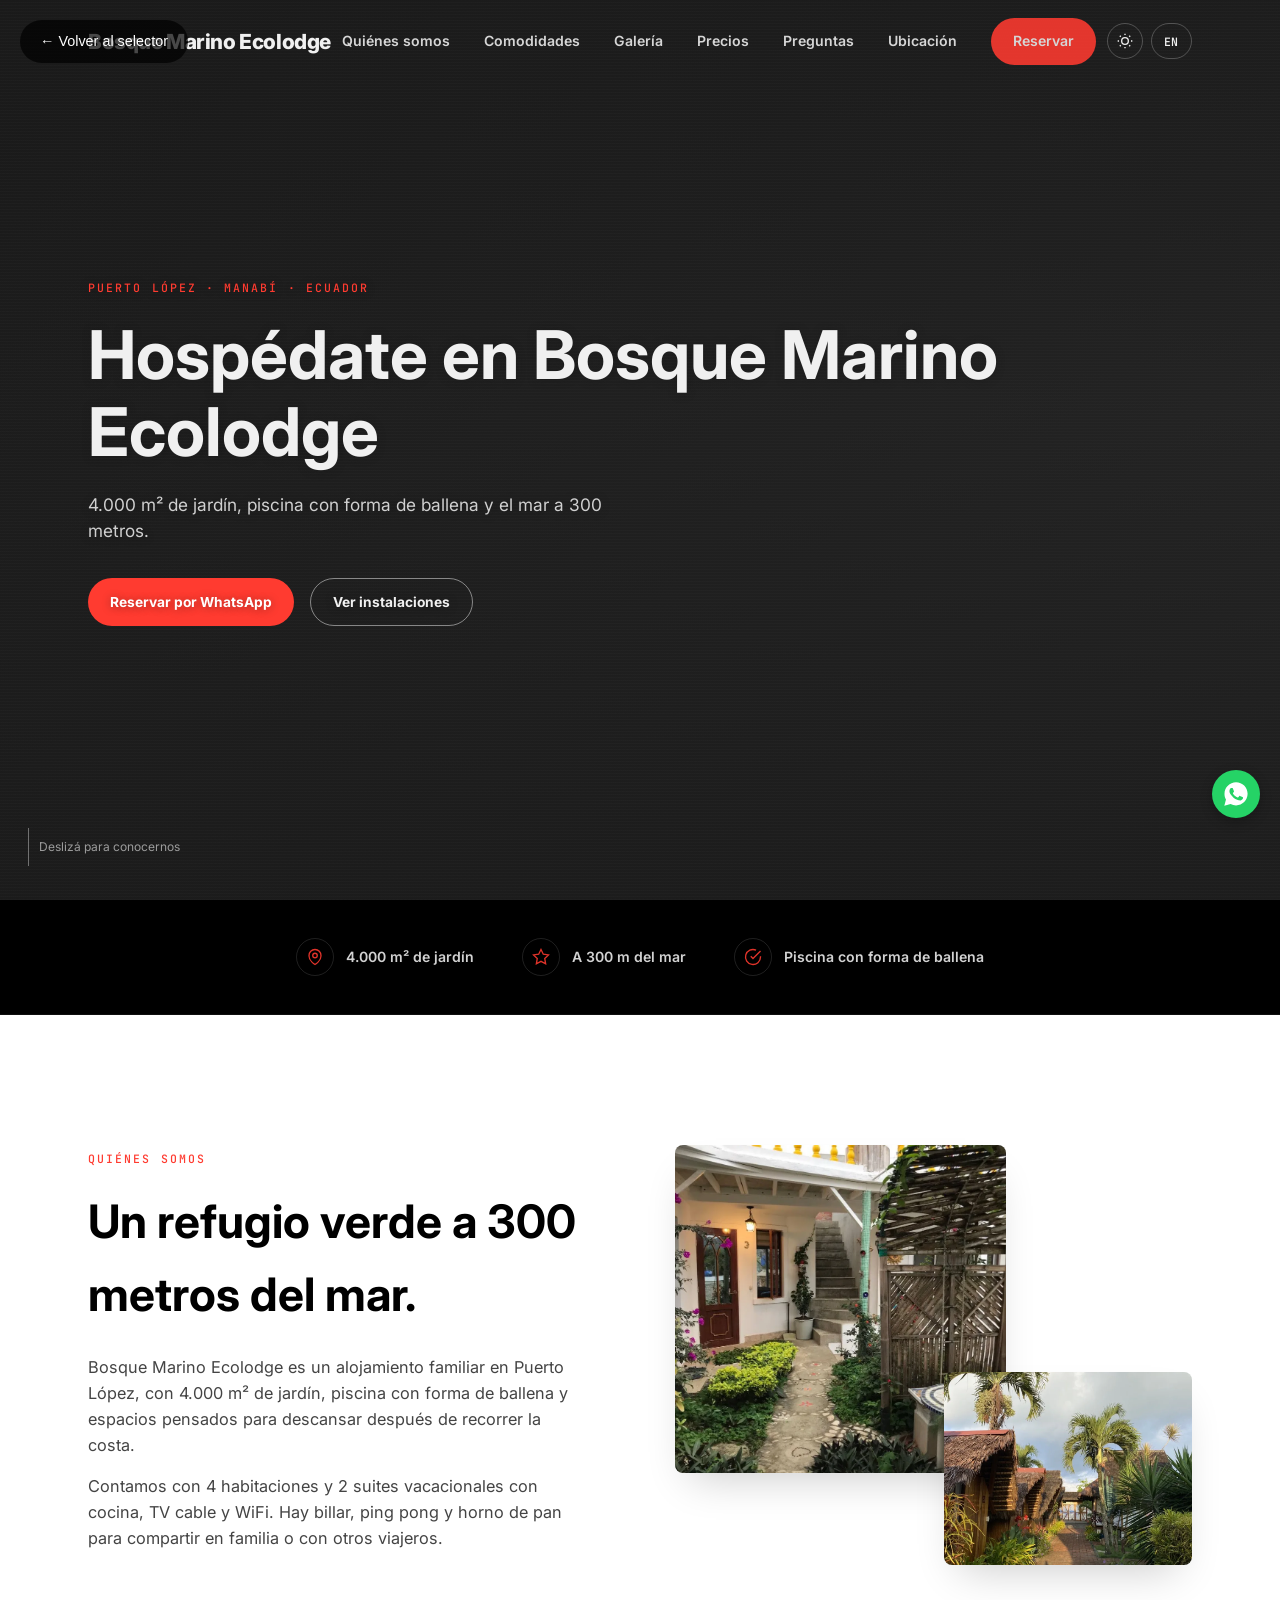
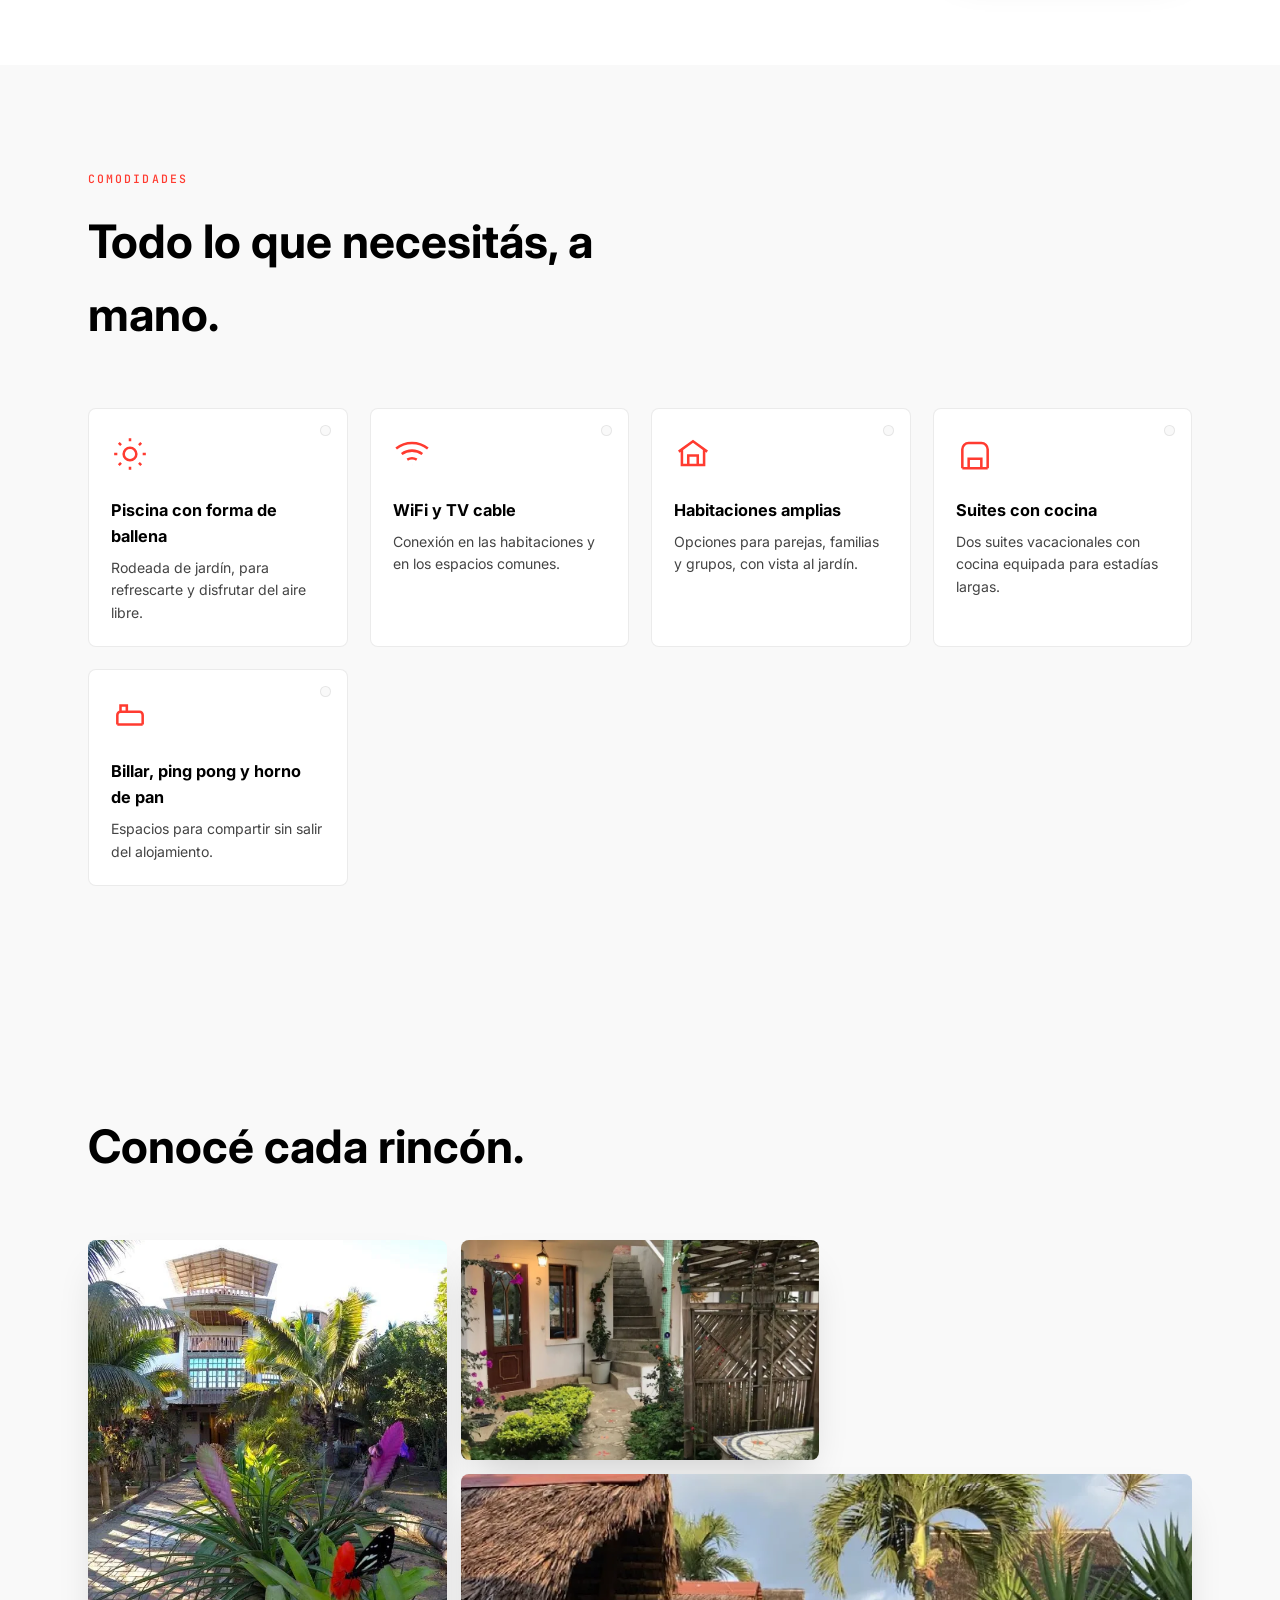
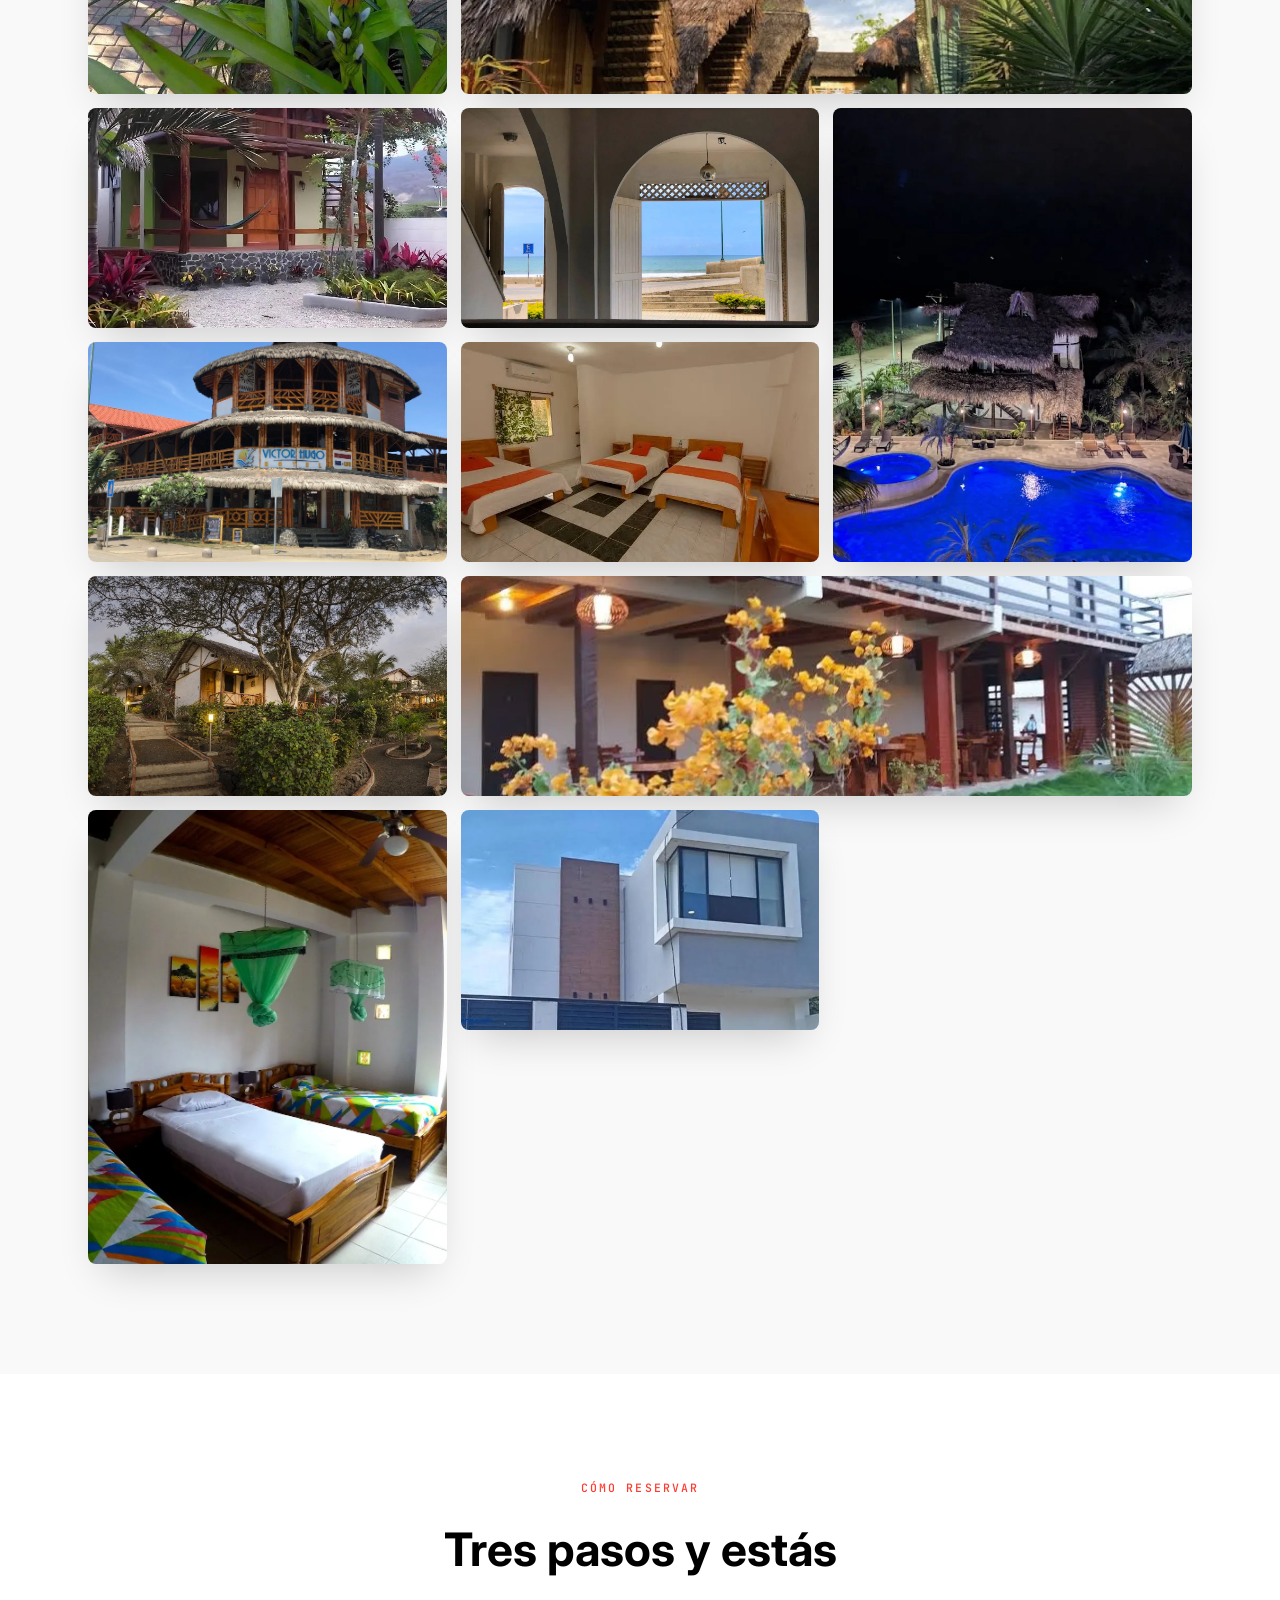
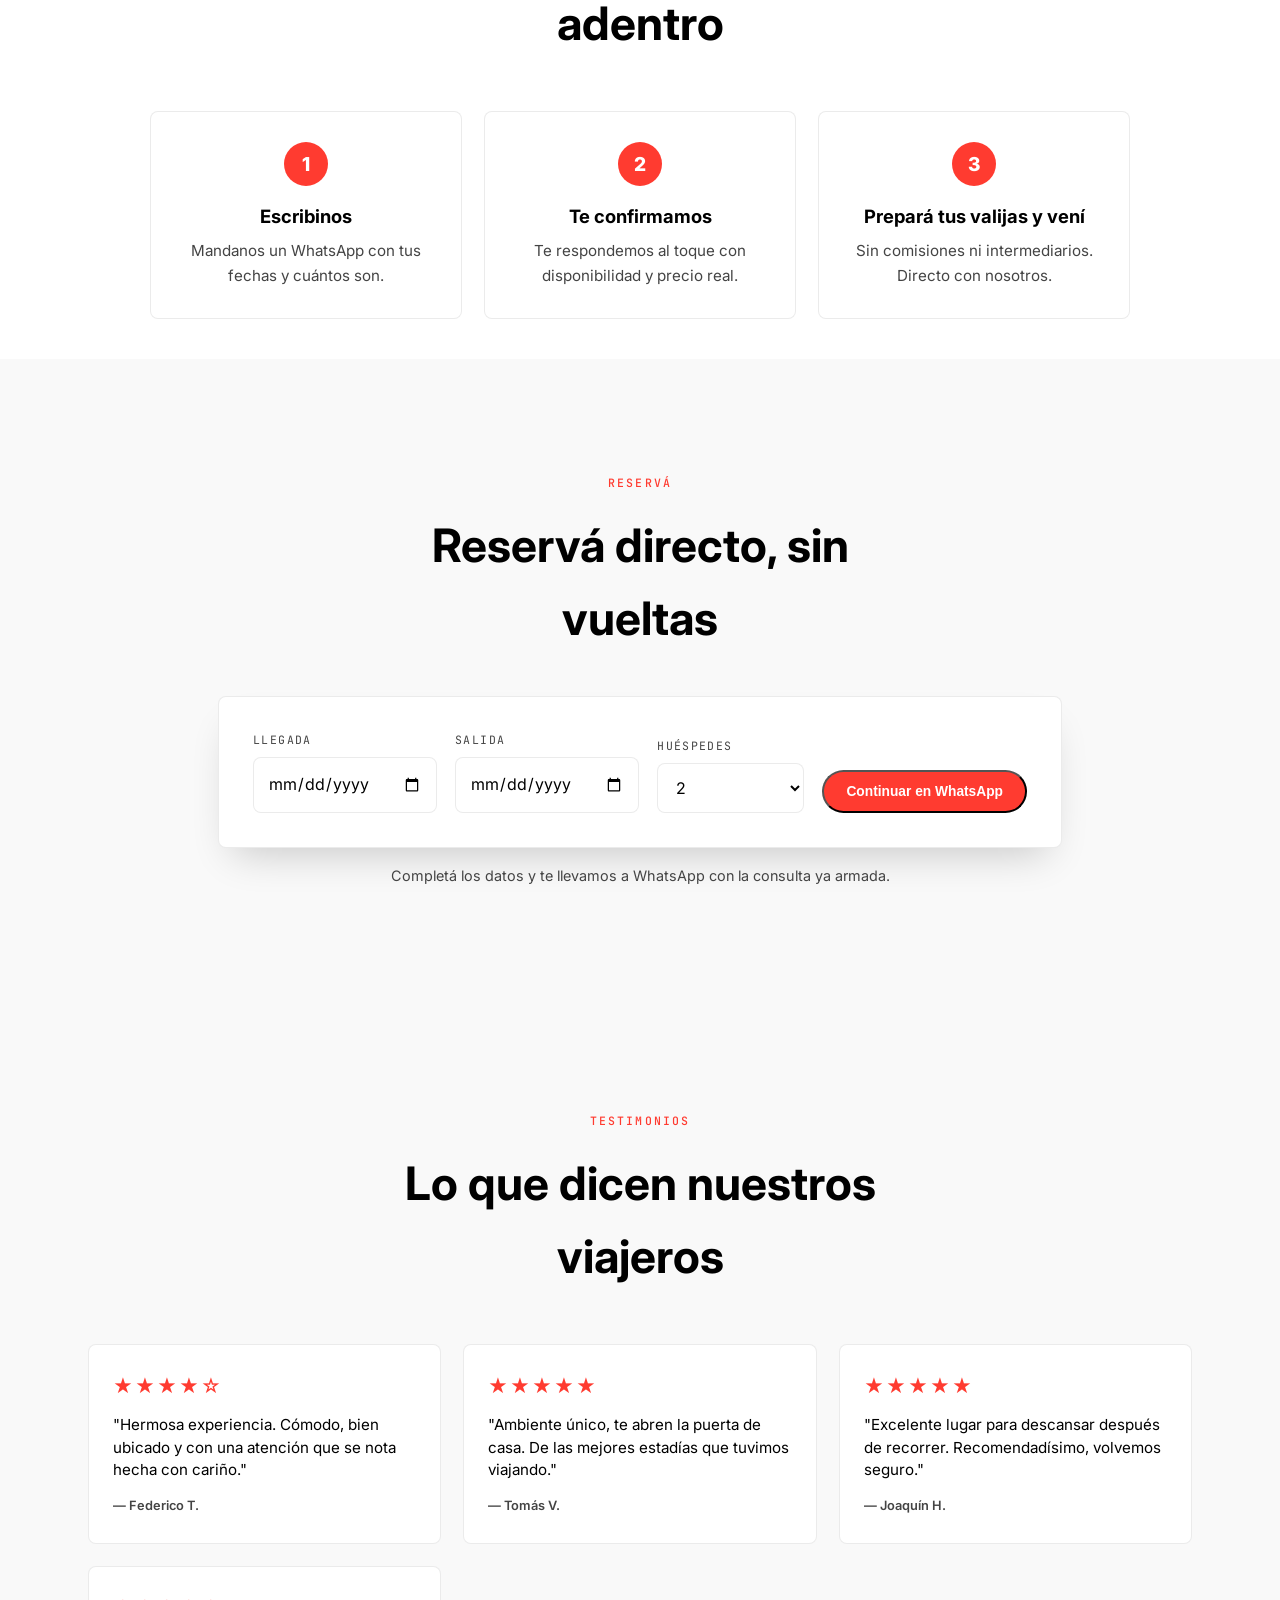
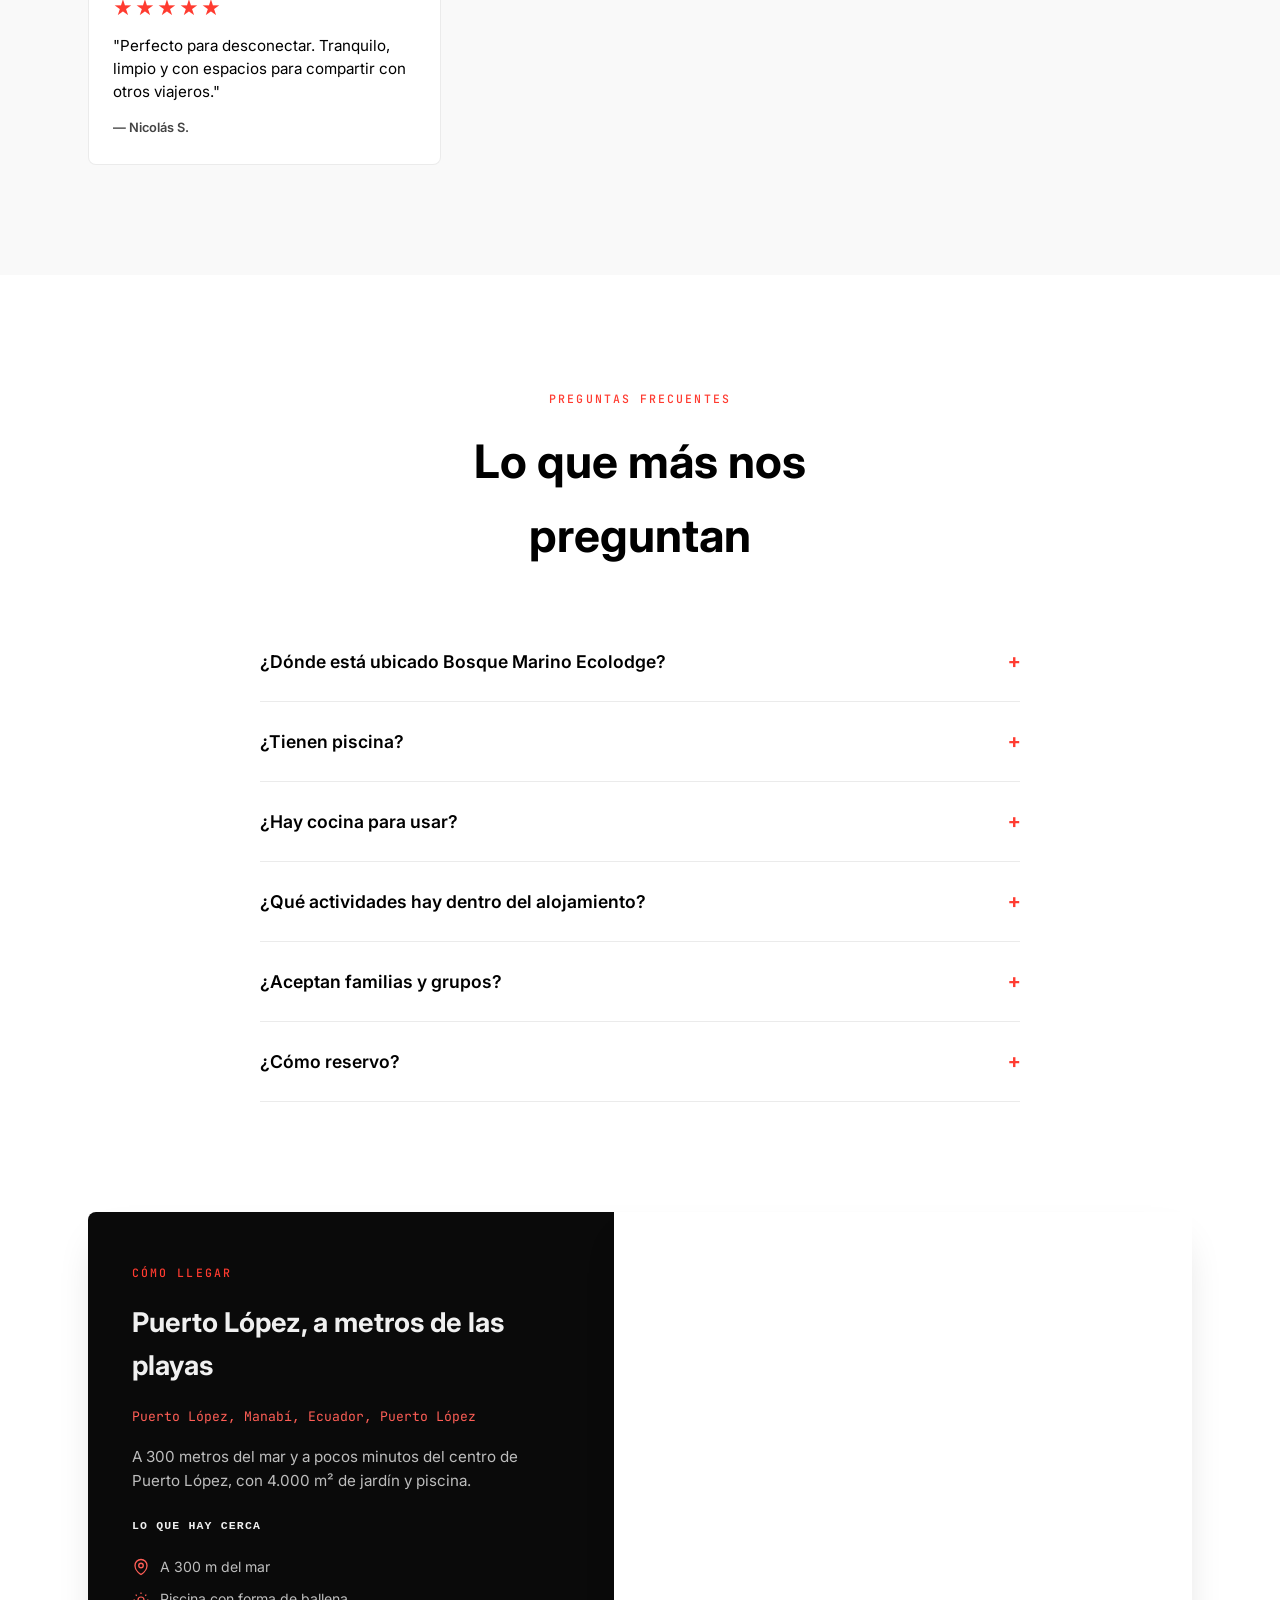
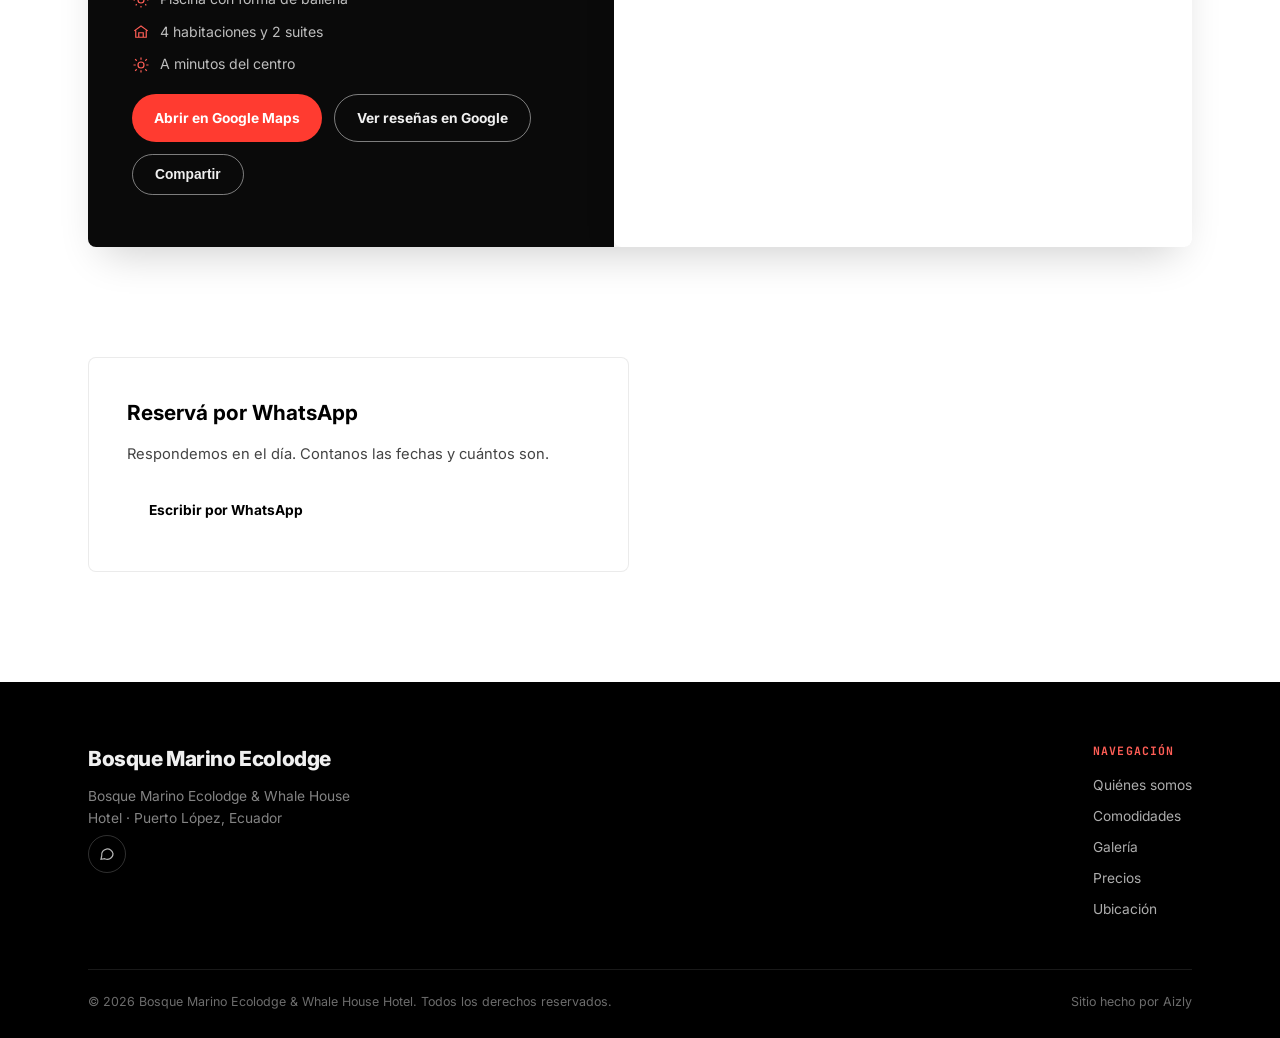
<file: preview-B.html>
﻿<!DOCTYPE html>
<html lang="es-AR">

<head>
  <meta charset="UTF-8">
  <meta name="viewport" content="width=device-width, initial-scale=1.0">
  <title id="meta-title">Cargando...</title>
  <meta name="description" id="meta-description" content="">
  <link rel="canonical" href="">
  <meta name="theme-color" content="#1A1A1A">
  <meta name="apple-mobile-web-app-capable" content="yes">
  <meta name="apple-mobile-web-app-status-bar-style" content="black-translucent">
  <meta name="mobile-web-app-capable" content="yes">

  <script type="application/ld+json" id="schema-json"></script>

  <meta property="og:title" id="og-title" content="">
  <meta property="og:description" id="og-description" content="">
  <meta property="og:url" id="og-url" content="">
  <meta property="og:type" content="website">
  <meta property="og:image" id="og-image" content="">
  <meta property="og:image:width" content="1200">
  <meta property="og:image:height" content="900">
  <meta name="twitter:card" content="summary_large_image">
  <meta name="twitter:title" id="twitter-title" content="">
  <meta name="twitter:description" id="twitter-description" content="">
  <meta name="twitter:image" id="twitter-image" content="">

  <link rel="icon" id="favicon-link"
    href="data:image/svg+xml,%3Csvg xmlns='http://www.w3.org/2000/svg' viewBox='0 0 100 100'%3E%3Crect width='100' height='100' rx='20' fill='%231A1A1A'/%3E%3Cpath d='M30 25 L30 75 M70 25 L70 75 M30 50 L70 50' stroke='%23E53935' stroke-width='7' fill='none' stroke-linecap='round' stroke-linejoin='round'/%3E%3C/svg%3E">
  <link rel="apple-touch-icon"
    href="data:image/svg+xml,%3Csvg xmlns='http://www.w3.org/2000/svg' viewBox='0 0 100 100'%3E%3Crect width='100' height='100' rx='20' fill='%231A1A1A'/%3E%3Cpath d='M30 25 L30 75 M70 25 L70 75 M30 50 L70 50' stroke='%23E53935' stroke-width='7' fill='none' stroke-linecap='round' stroke-linejoin='round'/%3E%3C/svg%3E">

  <link rel="preconnect" href="https://fonts.googleapis.com">
  <link rel="preconnect" href="https://fonts.gstatic.com" crossorigin>
  <link
    href="https://fonts.googleapis.com/css2?family=Inter:wght@400;600;700;800&family=JetBrains+Mono:wght@400;500;600&display=swap"
    rel="stylesheet">

  <link rel="stylesheet" href="B-styles.css">
</head>

<body>

  <div class="scroll-progress" id="scroll-progress"></div>

  <div class="splash" id="splash">
    <div class="splash-logo" id="splash-logo">...</div>
    <div class="splash-spinner"></div>
  </div>

  <header id="header">
    <nav class="wrap">
      <a href="#" class="logo" id="nav-logo">
        <img alt="Logo" style="display:none;width:36px;height:36px;border-radius:50%;margin-right:10px;vertical-align:middle;object-fit:cover;">
        <span id="nav-logo-text"></span>
      </a>
      <ul class="nav-links" id="navLinks">
        <li><a href="#quienes-somos" id="nav-link-about">Quiénes somos</a></li>
        <li><a href="#comodidades" id="nav-link-amenities">Comodidades</a></li>
        <li><a href="#galeria" id="nav-link-gallery">Galería</a></li>
        <li><a href="#precios" id="nav-link-pricing">Precios</a></li>
        <li><a href="#faq" id="nav-link-faq">Preguntas</a></li>
        <li><a href="#ubicacion" id="nav-link-location">Ubicación</a></li>
        <li id="nav-cta-li"><a class="btn btn-accent" id="nav-cta" href="#" target="_blank" rel="noopener">Reservar</a>
        </li>
      </ul>
      <div class="nav-toggles">
        <button class="toggle-btn" id="theme-toggle" aria-label="Cambiar tema">
          <svg id="theme-icon-sun" viewBox="0 0 24 24" fill="none" stroke="currentColor" stroke-width="2">
            <circle cx="12" cy="12" r="5" />
            <path
              d="M12 1v2M12 21v2M4.22 4.22l1.42 1.42M18.36 18.36l1.42 1.42M1 12h2M21 12h2M4.22 19.78l1.42-1.42M18.36 5.64l1.42-1.42" />
          </svg>
          <svg id="theme-icon-moon" viewBox="0 0 24 24" fill="none" stroke="currentColor" stroke-width="2"
            style="display:none;">
            <path d="M21 12.79A9 9 0 1 1 11.21 3 7 7 0 0 0 21 12.79z" />
          </svg>
        </button>
        <button class="toggle-btn lang-btn" id="lang-toggle" aria-label="Cambiar idioma">EN</button>
      </div>
      <button class="burger" id="burger" aria-label="Abrir menú"><span></span><span></span><span></span></button>
    </nav>
  </header>

  <section class="hero">
    <video class="hero-video" autoplay muted loop playsinline preload="none" id="hero-video" poster="">
      <source src="" type="video/mp4" id="hero-video-src">
    </video>
    <div class="hero-overlay"></div>
    <div class="grain"></div>
    <div class="wrap hero-content">
      <span class="eyebrow" id="hero-eyebrow">...</span>
      <h1 id="hero-title">...</h1>
      <p id="hero-subtitle">...</p>
      <div class="hero-social-proof" id="hero-social-proof" style="display:none;">
        <svg viewBox="0 0 24 24" fill="none" stroke="currentColor" stroke-width="1.8">
          <rect x="3" y="3" width="18" height="18" rx="5" />
          <circle cx="12" cy="12" r="4" />
          <circle cx="17.5" cy="6.5" r="1" />
        </svg>
        <span class="count" id="hero-social-proof-text"></span>
      </div>
      <div class="hero-actions" id="hero-actions">
        <a href="#" class="btn btn-accent" id="hero-cta-primary" target="_blank" rel="noopener">...</a>
        <a href="#comodidades" class="btn btn-ghost">Ver instalaciones</a>
      </div>
    </div>
    <div class="scroll-cue">Deslizá para conocernos</div>
  </section>

  <section class="trust-bar">
    <div class="wrap">
      <div class="trust-inner reveal" id="trust-bar-inner"></div>
    </div>
  </section>

  <section class="about" id="quienes-somos">
    <div class="wrap about-grid">
      <div class="reveal">
        <span class="eyebrow" id="about-eyebrow">...</span>
        <h2 id="about-title">...</h2>
        <div id="about-paragraphs"></div>
      </div>
      <div class="photo-stack reveal" id="about-photos"></div>
    </div>
  </section>

  <section class="amenities" id="comodidades">
    <div class="wrap">
      <div class="section-head reveal">
        <span class="eyebrow" id="amenities-eyebrow">Comodidades</span>
        <h2 id="amenities-title">Todo lo que necesitás, a mano.</h2>
      </div>
      <div class="tag-grid" id="amenities-grid"></div>
    </div>
  </section>

  <section class="gallery" id="galeria">
    <div class="wrap">
      <div class="section-head reveal">
        <span class="eyebrow" id="gallery-eyebrow">Galería</span>
        <h2 id="gallery-title">Así se vive.</h2>
      </div>
      <div class="gallery-grid" id="gallery-grid"></div>
    </div>
  </section>

  <section class="pricing" id="precios">
    <div class="wrap reveal">
      <div class="seal">
        <span class="amount mono" id="pricing-amount">...</span>
        <span class="per" id="pricing-period">...</span>
      </div>
      <h2 id="pricing-title">...</h2>
      <a href="#" class="btn btn-accent" id="pricing-cta" target="_blank" rel="noopener">...</a>
    </div>
  </section>

  <section class="steps" id="como-reservar">
    <div class="wrap">
      <div class="section-head reveal" style="margin:0 auto 50px;text-align:center;">
        <span class="eyebrow" id="steps-eyebrow">Cómo reservar</span>
        <h2 id="steps-title">Tres pasos y estás adentro</h2>
      </div>
      <div class="steps-grid reveal">
        <div class="step-card">
          <div class="step-num">1</div>
          <h3 id="step1-title">Escribinos</h3>
          <p id="step1-text">Mandanos un WhatsApp con tus fechas y cuántos son.</p>
        </div>
        <div class="step-card">
          <div class="step-num">2</div>
          <h3 id="step2-title">Te confirmamos</h3>
          <p id="step2-text">Te respondemos al toque con disponibilidad y precio real.</p>
        </div>
        <div class="step-card">
          <div class="step-num">3</div>
          <h3 id="step3-title">Prepará tus valijas y vení</h3>
          <p id="step3-text">Sin comisiones ni intermediarios. Directo con nosotros.</p>
        </div>
      </div>
    </div>
  </section>

  <section class="booking" id="reservas">
    <div class="wrap reveal">
      <div class="section-head" style="margin:0 auto 40px;text-align:center;">
        <span class="eyebrow" id="booking-eyebrow">Reservá</span>
        <h2 id="booking-title">Reservá directo, sin vueltas</h2>
      </div>
      <form class="booking-form" id="booking-form" novalidate>
        <div class="bk-field">
          <label for="bk-checkin" id="bk-label-checkin">Llegada</label>
          <input type="date" id="bk-checkin" required>
        </div>
        <div class="bk-field">
          <label for="bk-checkout" id="bk-label-checkout">Salida</label>
          <input type="date" id="bk-checkout" required>
        </div>
        <div class="bk-field">
          <label for="bk-guests" id="bk-label-guests">Huéspedes</label>
          <select id="bk-guests"></select>
        </div>
        <button type="submit" class="btn btn-accent" id="bk-submit">Continuar en WhatsApp</button>
      </form>
      <p class="bk-error" id="bk-error" hidden></p>
      <p class="bk-note" id="bk-note">Completá los datos y te llevamos a WhatsApp con la consulta ya armada.</p>
    </div>
  </section>

  <section class="testimonials" id="testimonios">
    <div class="wrap">
      <div class="section-head reveal" style="margin:0 auto 50px;text-align:center;">
        <span class="eyebrow" id="testimonials-eyebrow">Testimonios</span>
        <h2 id="testimonials-title">Lo que dicen nuestros viajeros</h2>
        <p class="tst-meta" id="testimonials-meta" hidden></p>
      </div>
      <div class="testimonials-grid reveal" id="testimonials-grid"></div>
    </div>
  </section>

  <section class="faq" id="faq">
    <div class="wrap">
      <div class="section-head reveal" style="margin:0 auto 50px;text-align:center;">
        <span class="eyebrow" id="faq-eyebrow">Preguntas frecuentes</span>
        <h2 id="faq-title">Lo que más nos preguntan</h2>
      </div>
      <div class="faq-list reveal" id="faq-list"></div>
    </div>
  </section>

  <section class="location" id="ubicacion">
    <div class="wrap">
      <div class="loc-grid reveal">
        <div class="loc-info">
          <span class="eyebrow" id="loc-eyebrow">Cómo llegar</span>
          <h3 id="loc-title">...</h3>
          <p class="addr" id="loc-address">...</p>
          <p id="loc-description">...</p>
          <div id="loc-highlights"></div>
          <div class="loc-actions">
            <a href="#" class="btn btn-accent" id="loc-maps-btn" target="_blank"
              rel="noopener">Abrir en Google Maps</a>
            <a href="#" class="btn btn-ghost" id="loc-reviews-btn" target="_blank"
              rel="noopener">Ver reseñas en Google</a>
            <button class="btn btn-ghost" id="share-btn"><i class="fas fa-share-alt"></i> Compartir</button>
          </div>
        </div>
        <div class="map-embed">
          <div class="map-overlay">
            <div class="pin-badge">
              <svg viewBox="0 0 24 24" fill="none" stroke="currentColor" stroke-width="2">
                <path d="M21 10c0 7-9 13-9 13s-9-6-9-13a9 9 0 0 1 18 0z" />
                <circle cx="12" cy="10" r="3" />
              </svg>
              <span id="loc-map-text">Ver ubicación</span>
            </div>
          </div>
        </div>
      </div>
    </div>
  </section>

  <section class="contact">
    <div class="wrap">
      <div class="contact-grid reveal" id="contact-grid"></div>
    </div>
  </section>

  <footer>
    <div class="wrap">
      <div class="foot-top">
        <div class="foot-brand">
          <a href="#" class="logo" id="foot-logo">...</a>
          <p id="foot-description">...</p>
          <div class="social-row" id="social-row"></div>
        </div>
        <div class="foot-cols" id="foot-cols">
          <div class="foot-col">
            <h4>Navegación</h4>
            <a href="#quienes-somos">Quiénes somos</a>
            <a href="#comodidades">Comodidades</a>
            <a href="#galeria">Galería</a>
            <a href="#precios">Precios</a>
            <a href="#ubicacion">Ubicación</a>
          </div>
        </div>
      </div>
      <div class="foot-bottom">
        <span id="foot-copyright">...</span>
        <span id="foot-made-by">...</span>
      </div>
    </div>
  </footer>

  <a href="#" class="wa-float" target="_blank" rel="noopener" aria-label="WhatsApp" id="wa-float">
    <svg width="28" height="28" viewBox="0 0 24 24" fill="white">
      <path
        d="M12.04 2C6.58 2 2.13 6.45 2.13 11.91c0 1.77.46 3.42 1.27 4.86L2 22l5.36-1.4a9.86 9.86 0 0 0 4.68 1.19h.01c5.46 0 9.91-4.45 9.91-9.91S17.5 2 12.04 2zm5.8 14.15c-.24.68-1.4 1.3-1.93 1.36-.5.06-1.03.24-3.44-.72-2.9-1.16-4.77-4.1-4.92-4.29-.14-.19-1.17-1.55-1.17-2.96 0-1.4.74-2.09 1-2.38.26-.28.57-.35.76-.35.19 0 .38 0 .55.01.18.01.42-.07.65.5.24.58.82 2 .89 2.14.07.14.12.31.02.5-.1.19-.15.31-.29.48-.14.17-.3.37-.43.5-.14.14-.29.29-.12.57.17.28.75 1.24 1.62 2 1.11.99 2.05 1.3 2.33 1.44.28.14.44.12.6-.07.17-.19.71-.83.9-1.11.19-.28.38-.24.64-.14.26.1 1.65.78 1.93.92.28.14.47.21.54.33.07.12.07.68-.17 1.36z" />
    </svg>
  </a>

  <div class="lightbox" id="lightbox">
    <button class="lb-close" id="lb-close" aria-label="Cerrar">&times;</button>
    <button class="lb-prev" id="lb-prev" aria-label="Anterior">&#8249;</button>
    <button class="lb-next" id="lb-next" aria-label="Siguiente">&#8250;</button>
    <div class="lb-content" id="lb-content"></div>
    <div class="lb-counter" id="lb-counter"></div>
  </div>

  <div class="mobile-bar">
    <a href="#" id="mobile-bar-link">
      <svg viewBox="0 0 24 24" fill="currentColor">
        <path
          d="M12.04 2C6.58 2 2.13 6.45 2.13 11.91c0 1.77.46 3.42 1.27 4.86L2 22l5.36-1.4a9.86 9.86 0 0 0 4.68 1.19h.01c5.46 0 9.91-4.45 9.91-9.91S17.5 2 12.04 2z" />
      </svg>
      <span id="mobile-bar-text">Reservar ahora</span>
    </a>
  </div>

  <script src="config-data.js"></script>
  <script src="js/main-B.js"></script>
<style>.preview-back-btn{position:fixed;top:20px;left:20px;z-index:10000;background:rgba(0,0,0,0.7);color:#fff;padding:10px 20px;border-radius:30px;text-decoration:none;font-family:Poppins,sans-serif;font-size:0.9rem;}.preview-back-btn:hover{background:rgba(0,0,0,0.9);}</style><a href="index.html" class="preview-back-btn">← Volver al selector</a></body>

</html>
</file>
<file: B-styles.css>
:root {
  --bg-dark: #000000;
  --bg-dark-alt: #0A0A0A;
  --bg-card: #111111;
  --accent: #FF3B30; /* Bright, punchy red */
  --accent-soft: #FF5E56;
  --paper: #FFFFFF;
  --paper-warm: #F9F9F9;
  --ink: #000000;
  --ink-soft: #444444;
  --line: rgba(0, 0, 0, 0.08);
  --radius: 8px;
  --shadow: 0 20px 40px -15px rgba(0, 0, 0, 0.2);
  --card-bg: var(--paper);
  --section-alt-bg: var(--paper-warm);
  --header-scrolled-bg: rgba(255, 255, 255, 0.96);
  --header-scrolled-shadow: 0 4px 15px -5px rgba(0, 0, 0, 0.1);
}

[data-theme="dark"] {
  --paper: #050505;
  --paper-warm: #111111;
  --ink: #FFFFFF;
  --ink-soft: #A0A0A0;
  --line: rgba(255, 255, 255, 0.08);
  --shadow: 0 16px 48px -16px rgba(0, 0, 0, 0.7);
  --card-bg: #111111;
  --section-alt-bg: #0A0A0A;
  --header-scrolled-bg: rgba(5, 5, 5, 0.96);
  --header-scrolled-shadow: 0 6px 20px -10px rgba(0, 0, 0, 0.4);
}

* {
  margin: 0;
  padding: 0;
  box-sizing: border-box;
}

html {
  scroll-behavior: smooth;
  overflow-x: hidden;
}

body {
  font-family: 'Inter', -apple-system, BlinkMacSystemFont, sans-serif;
  background: var(--paper);
  color: var(--ink);
  line-height: 1.6;
  overflow-x: hidden;
}

h1,
h2,
h3,
.display {
  font-family: 'Inter', sans-serif;
  font-weight: 700;
}

.mono {
  font-family: 'JetBrains Mono', monospace;
}

a {
  text-decoration: none;
  color: inherit;
}

ul {
  list-style: none;
}

img {
  max-width: 100%;
  display: block;
}

section {
  position: relative;
}

.wrap {
  max-width: 1160px;
  margin: 0 auto;
  padding: 0 28px;
}

.eyebrow {
  font-family: 'JetBrains Mono', monospace;
  text-transform: uppercase;
  letter-spacing: 0.18em;
  font-size: 0.72rem;
  color: var(--accent);
  font-weight: 500;
}

.reveal {
  opacity: 0;
  transform: translateY(28px);
  transition: opacity .8s ease, transform .8s ease;
}

.reveal.in {
  opacity: 1;
  transform: translateY(0);
}

@media (prefers-reduced-motion: reduce) {
  .reveal {
    opacity: 1;
    transform: none;
    transition: none;
  }
  html {
    scroll-behavior: auto;
  }
}

.trust-bar {
  background: var(--bg-dark);
  padding: 38px 0;
  text-align: center;
  border-bottom: 1px solid rgba(240, 240, 240, 0.06);
}

[data-theme="dark"] .trust-bar {
  background: #0D0D0D;
}

.trust-inner {
  display: flex;
  justify-content: center;
  align-items: center;
  gap: 48px;
  flex-wrap: wrap;
}

.trust-item {
  display: flex;
  align-items: center;
  gap: 12px;
  color: #F0F0F0;
  font-size: 0.88rem;
  font-weight: 600;
  opacity: 0.88;
}

.trust-item .trust-icon {
  width: 38px;
  height: 38px;
  border-radius: 50%;
  border: 1.5px solid rgba(240, 240, 240, 0.15);
  display: flex;
  align-items: center;
  justify-content: center;
  flex-shrink: 0;
  color: var(--accent);
}

.trust-item .trust-icon svg {
  width: 18px;
  height: 18px;
}

.mobile-bar {
  display: none;
  position: fixed;
  bottom: 0;
  left: 0;
  right: 0;
  z-index: 9998;
  background: var(--bg-dark);
  padding: 10px;
  box-shadow: 0 -2px 10px rgba(0,0,0,0.2);
}

.mobile-bar a {
  display: flex;
  align-items: center;
  justify-content: center;
  gap: 8px;
  background: var(--accent);
  color: #fff;
  padding: 8px;
  border-radius: 999px;
  font-weight: 700;
  font-size: 0.85rem;
  text-decoration: none;
}

.mobile-bar a svg {
  width: 18px;
  height: 18px;
  flex-shrink: 0;
}

.wa-float {
  position: fixed;
  bottom: 82px;
  right: 20px;
  z-index: 9999;
  width: 48px;
  height: 48px;
  border-radius: 50%;
  background: #25D366;
  display: flex;
  align-items: center;
  justify-content: center;
  box-shadow: 0 4px 12px rgba(0,0,0,0.25);
  transition: transform 0.2s;
}

.wa-float:hover {
  transform: scale(1.08);
}

@media (max-width:720px) {
  .mobile-bar {
    display: block;
  }
  body {
    padding-bottom: 70px;
  }
}

header {
  position: fixed;
  top: 0;
  left: 0;
  right: 0;
  z-index: 100;
  padding: 18px 0;
  transition: background .35s ease, padding .35s ease, box-shadow .35s ease;
}

header.scrolled {
  background: var(--header-scrolled-bg);
  backdrop-filter: blur(14px) saturate(180%);
  -webkit-backdrop-filter: blur(14px) saturate(180%);
  padding: 12px 0;
  box-shadow: var(--header-scrolled-shadow);
}

nav.wrap {
  display: flex;
  align-items: center;
  justify-content: space-between;
}

.logo {
  font-family: 'Inter', sans-serif;
  font-weight: 800;
  font-size: 1.3rem;
  color: #F0F0F0;
  letter-spacing: -0.02em;
  transition: color .35s ease;
  white-space: normal; /* Permitir wrap */
  word-break: break-word; /* Romper palabras largas si es necesario */
}

header.scrolled .logo {
  color: var(--ink);
}

.nav-links {
  display: flex;
  gap: 34px;
  align-items: center;
}

.nav-links a {
  font-size: 0.88rem;
  font-weight: 600;
  color: #F0F0F0;
  transition: color .35s ease, opacity .2s ease;
  opacity: 0.88;
}

header.scrolled .nav-links a {
  color: var(--ink);
}

.nav-links a:hover {
  opacity: 1;
}

.nav-toggles {
  display: flex;
  gap: 8px;
  align-items: center;
}

.toggle-btn {
  width: 36px;
  height: 36px;
  border-radius: 50%;
  border: 1.5px solid rgba(240, 240, 240, 0.25);
  background: transparent;
  color: #F0F0F0;
  cursor: pointer;
  display: flex;
  align-items: center;
  justify-content: center;
  transition: background .2s, border-color .2s;
}

.toggle-btn:hover {
  background: rgba(240, 240, 240, 0.1);
  border-color: var(--accent);
}

.toggle-btn svg {
  width: 16px;
  height: 16px;
}

.lang-btn {
  width: auto;
  padding: 0 12px;
  border-radius: 999px;
  height: 36px;
  font-family: 'JetBrains Mono', monospace;
  font-size: 0.72rem;
  font-weight: 600;
  letter-spacing: 0.05em;
}

header.scrolled .toggle-btn {
  border-color: rgba(26, 26, 26, 0.25);
  color: var(--ink);
}

header.scrolled .toggle-btn:hover {
  background: rgba(26, 26, 26, 0.06);
}

[data-theme="dark"] header.scrolled .toggle-btn {
  border-color: rgba(240, 240, 240, 0.15);
  color: var(--ink);
}

[data-theme="dark"] header.scrolled .toggle-btn:hover {
  background: rgba(240, 240, 240, 0.08);
}

[data-theme="dark"] header.scrolled .logo {
  color: var(--ink);
}

[data-theme="dark"] header.scrolled .nav-links a {
  color: var(--ink);
}

[data-theme="dark"] header.scrolled .burger span {
  background: var(--ink);
}

.btn {
  display: inline-flex;
  align-items: center;
  gap: 8px;
  padding: 12px 22px;
  border-radius: 999px;
  font-weight: 700;
  font-size: 0.86rem;
  transition: transform .25s ease, box-shadow .25s ease;
}

.btn-accent {
  background: var(--accent);
  color: #fff;
}

.btn-accent:hover {
  transform: translateY(-2px);
  box-shadow: 0 12px 24px -10px rgba(229, 57, 53, 0.5);
}

.btn-ghost {
  border: 1.5px solid rgba(240, 240, 240, 0.5);
  color: #F0F0F0;
  background: transparent;
}

header.scrolled .btn-ghost {
  border-color: var(--bg-dark);
  color: var(--bg-dark);
}

[data-theme="dark"] .btn-ghost {
  border-color: rgba(240, 240, 240, 0.25);
  color: var(--ink);
}

[data-theme="dark"] header.scrolled .btn-ghost {
  border-color: var(--ink);
  color: var(--ink);
}

.burger {
  display: none;
  width: 26px;
  height: 20px;
  position: relative;
  cursor: pointer;
  background: none;
  border: none;
}

.burger span {
  position: absolute;
  left: 0;
  right: 0;
  height: 2px;
  background: var(--paper);
  transition: .3s;
}

header.scrolled .burger span {
  background: var(--bg-dark);
}

.burger span:nth-child(1) { top: 0; }
.burger span:nth-child(2) { top: 9px; }
.burger span:nth-child(3) { top: 18px; }

.hero {
  height: 100vh;
  min-height: 640px;
  display: flex;
  align-items: center;
  position: relative;
  overflow: hidden;
  background: var(--bg-dark);
}

.hero-video {
  position: absolute;
  inset: 0;
  width: 100%;
  height: 100%;
  object-fit: cover;
  z-index: 0;
  background: var(--bg-dark);
}

.hero.no-video::before {
  content: '';
  position: absolute;
  inset: 0;
  background: linear-gradient(135deg, #1A1A1A 0%, #2D2D2D 25%, #1A1A1A 50%, #111111 75%, #1A1A1A 100%);
  background-size: 400% 400%;
  animation: gradientShift 8s ease infinite;
  z-index: 0;
}

@keyframes gradientShift {
  0%, 100% { background-position: 0% 50%; }
  25% { background-position: 100% 0%; }
  50% { background-position: 100% 100%; }
  75% { background-position: 0% 100%; }
}

.hero-overlay {
  position: absolute;
  inset: 0;
  z-index: 1;
  background: linear-gradient(180deg, rgba(26, 26, 26, 0.75) 0%, rgba(26, 26, 26, 0.35) 45%, rgba(26, 26, 26, 0.85) 100%);
}

.grain {
  position: absolute;
  inset: 0;
  z-index: 1;
  background: repeating-linear-gradient(0deg, rgba(255, 255, 255, 0.015) 0 1px, transparent 1px 3px);
  pointer-events: none;
}

.hero-content {
  position: relative;
  z-index: 2;
  color: #F0F0F0;
  text-shadow: 0 1px 8px rgba(26, 26, 26, 0.4);
}

.hero-content .eyebrow {
  margin-bottom: 18px;
  display: inline-block;
}

.hero-content h1 {
  font-size: clamp(2.4rem, 6vw, 4.2rem);
  font-weight: 700;
  line-height: 1.15;
  margin-bottom: 22px;
  overflow-wrap: break-word;
  word-break: break-word;
  hyphens: auto;
}

.hero-content p {
  max-width: 520px;
  font-size: 1.08rem;
  color: rgba(240, 240, 240, 0.85);
  margin-bottom: 34px;
  line-height: 1.5;
}

.hero-social-proof {
  display: inline-flex;
  align-items: center;
  gap: 9px;
  margin: 0 0 26px;
  padding: 8px 16px 8px 12px;
  border-radius: 999px;
  border: 1px solid rgba(240, 240, 240, 0.2);
  background: rgba(240, 240, 240, 0.08);
  backdrop-filter: blur(6px);
  color: #F0F0F0;
  font-size: 0.86rem;
  font-weight: 600;
  width: fit-content;
}

.hero-social-proof svg {
  width: 16px;
  height: 16px;
  color: var(--accent-soft);
  flex-shrink: 0;
}

.hero-social-proof .count {
  font-family: 'JetBrains Mono', monospace;
  color: var(--accent-soft);
}

.hero-actions {
  display: flex;
  gap: 16px;
  flex-wrap: wrap;
}

.scroll-cue {
  position: absolute;
  bottom: 34px;
  left: 28px;
  z-index: 2;
  display: flex;
  align-items: center;
  gap: 10px;
  color: rgba(240, 240, 240, 0.6);
  font-size: 0.75rem;
}

@keyframes heroReveal {
  from { opacity: 0; transform: translateY(30px); }
  to { opacity: 1; transform: translateY(0); }
}

.hero-content .eyebrow {
  animation: heroReveal .7s ease forwards .05s;
  opacity: 0;
}

.hero-content h1 {
  animation: heroReveal .7s ease forwards .2s;
  opacity: 0;
}

.hero-content h1 em {
  animation: heroReveal .7s ease forwards .45s;
  opacity: 0;
}

.hero-content p {
  animation: heroReveal .7s ease forwards .65s;
  opacity: 0;
}

.hero-content .hero-actions {
  animation: heroReveal .7s ease forwards .8s;
  opacity: 0;
}

.scroll-cue::before {
  content: "";
  width: 1px;
  height: 38px;
  background: rgba(240, 240, 240, 0.4);
  animation: scrollline 2s ease-in-out infinite;
}

@keyframes scrollline {
  0%, 100% { transform: scaleY(1); opacity: .4; }
  50% { transform: scaleY(0.5); opacity: 1; }
}

.about {
  padding: 130px 0 100px;
}

.about-grid {
  display: grid;
  grid-template-columns: 1fr 1fr;
  gap: 70px;
  align-items: center;
}

.about h2 {
  font-size: clamp(2.1rem, 3.6vw, 2.9rem);
  font-weight: 700;
  margin: 14px 0 22px;
  color: var(--ink);
}

.about p {
  color: var(--ink-soft);
  font-size: 1.02rem;
  max-width: 480px;
}

.photo-stack {
  position: relative;
  height: 420px;
}

.about-photo {
  position: absolute;
  border-radius: var(--radius);
  overflow: hidden;
  box-shadow: var(--shadow);
  object-fit: cover;
}

.about-photo.p1 {
  width: 64%;
  height: 78%;
  top: 0;
  left: 0;
}

.about-photo.p2 {
  width: 48%;
  height: 46%;
  bottom: 0;
  right: 0;
}

.amenities {
  padding: 100px 0;
  background: var(--section-alt-bg);
}

.section-head {
  max-width: 560px;
  margin-bottom: 56px;
}

.section-head h2 {
  font-size: clamp(2.1rem, 3.6vw, 2.9rem);
  font-weight: 700;
  margin-top: 14px;
  color: var(--ink);
}

.tag-grid {
  display: grid;
  grid-template-columns: repeat(4, 1fr);
  gap: 22px;
}

.tag-card {
  background: var(--card-bg);
  border-radius: var(--radius);
  padding: 26px 22px 22px;
  border: 1px solid var(--line);
  position: relative;
  transition: transform .3s ease, box-shadow .3s ease, border-color .3s ease;
}

.tag-card::before {
  content: "";
  position: absolute;
  top: 16px;
  right: 16px;
  width: 9px;
  height: 9px;
  border-radius: 50%;
  background: var(--paper-warm);
  border: 1px solid var(--line);
}

.tag-card:hover {
  transform: translateY(-8px);
  box-shadow: 0 24px 60px -20px rgba(26, 26, 26, 0.4);
  border-color: transparent;
}

.tag-card .icon {
  width: 38px;
  height: 38px;
  margin-bottom: 16px;
  color: var(--accent);
}

.tag-card h3 {
  font-family: 'Inter', sans-serif;
  font-size: 1.02rem;
  font-weight: 700;
  margin-bottom: 8px;
  color: var(--ink);
}

.tag-card p {
  font-size: 0.88rem;
  color: var(--ink-soft);
}

.gallery {
  padding: 110px 0;
  background: var(--section-alt-bg);
}

.gallery-grid {
  display: grid;
  grid-template-columns: repeat(3, 1fr);
  grid-auto-rows: 220px;
  gap: 14px;
}

.gallery-item {
  border-radius: var(--radius);
  overflow: hidden;
  position: relative;
  box-shadow: var(--shadow);
  transition: transform .35s cubic-bezier(0.4, 0, 0.2, 1);
  cursor: pointer;
}

.gallery-item:hover {
  transform: scale(1.03);
  z-index: 2;
}

.gallery-item:nth-child(5n+1) {
  grid-row: span 2;
}

.gallery-item:nth-child(7n+3) {
  grid-column: span 2;
}

.gallery-item img,
.gallery-item video {
  width: 100%;
  height: 100%;
  object-fit: cover;
  display: block;
}

.gallery-overlay {
  position: absolute;
  inset: 0;
  background: linear-gradient(180deg, transparent 40%, rgba(26, 26, 26, 0.85) 100%);
  display: flex;
  align-items: flex-end;
  padding: 20px;
  opacity: 0;
  transition: opacity .35s ease;
}

.gallery-item:hover .gallery-overlay {
  opacity: 1;
}

.gallery-overlay span {
  color: #F0F0F0;
  font-size: 0.82rem;
  font-weight: 600;
  letter-spacing: 0.02em;
}

.pricing {
  padding: 110px 0;
  background: var(--bg-dark);
  color: #F0F0F0;
  text-align: center;
  position: relative;
  overflow: hidden;
}

.pricing::before {
  content: "";
  position: absolute;
  inset: 0;
  background-image: radial-gradient(circle, rgba(240, 240, 240, 0.04) 1px, transparent 1px);
  background-size: 26px 26px;
}

.pricing .wrap {
  position: relative;
}

.seal {
  width: 180px;
  height: 180px;
  border: 2px dashed var(--accent);
  border-radius: 50%;
  display: flex;
  flex-direction: column;
  align-items: center;
  justify-content: center;
  margin: 0 auto 34px;
  transform: rotate(-6deg);
}

.seal .amount {
  font-family: 'JetBrains Mono', monospace;
  font-size: 2.1rem;
  color: var(--accent-soft);
}

.seal .per {
  font-family: 'JetBrains Mono', monospace;
  font-size: 0.68rem;
  letter-spacing: 0.08em;
  color: rgba(240, 240, 240, 0.7);
  margin-top: 4px;
}

.pricing h2 {
  font-size: clamp(1.8rem, 3vw, 2.4rem);
  font-weight: 700;
  max-width: 520px;
  margin: 0 auto 30px;
}

.faq {
  padding: 110px 0;
}

.faq-list {
  max-width: 760px;
  margin: 0 auto;
}

.faq-item {
  border-bottom: 1px solid var(--line);
}

.faq-q {
  width: 100%;
  text-align: left;
  background: none;
  border: none;
  cursor: pointer;
  padding: 26px 0;
  display: flex;
  justify-content: space-between;
  align-items: center;
  gap: 20px;
  font-family: 'Inter', sans-serif;
  font-size: 1.1rem;
  font-weight: 600;
  color: var(--ink);
}

.faq-q .plus {
  font-family: 'JetBrains Mono', monospace;
  font-size: 1.3rem;
  color: var(--accent);
  transition: transform .3s ease;
  flex-shrink: 0;
}

.faq-item.open .plus {
  transform: rotate(45deg);
}

.faq-a {
  max-height: 0;
  overflow: hidden;
  transition: max-height .4s ease;
}

.faq-a p {
  padding-bottom: 24px;
  color: var(--ink-soft);
  max-width: 600px;
}

.location {
  padding: 0 0 110px;
}

.loc-grid {
  display: grid;
  grid-template-columns: 1fr 1.1fr;
  gap: 0;
  border-radius: var(--radius);
  overflow: hidden;
  box-shadow: var(--shadow);
}

.loc-info {
  background: var(--bg-dark-alt);
  color: #F0F0F0;
  padding: 52px 44px;
  display: flex;
  flex-direction: column;
  justify-content: center;
  gap: 18px;
}

.loc-info h3 {
  font-size: 1.7rem;
  font-weight: 700;
}

.loc-info p {
  color: rgba(240, 240, 240, 0.78);
  font-size: 0.95rem;
}

.loc-info .addr {
  font-family: 'JetBrains Mono', monospace;
  font-size: 0.82rem;
  color: var(--accent-soft);
}

#loc-highlights {
  display: flex;
  flex-direction: column;
  gap: 10px;
  margin-top: 6px;
}

.loc-highlight {
  display: flex;
  align-items: center;
  gap: 10px;
  font-size: 0.88rem;
  color: rgba(240, 240, 240, 0.78);
}

.loc-highlight svg {
  width: 18px;
  height: 18px;
  color: var(--accent-soft);
  flex-shrink: 0;
}

.map-embed {
  position: relative;
  width: 100%;
  min-height: 340px;
  border-radius: var(--radius);
  overflow: hidden;
  box-shadow: var(--shadow);
}

.map-embed iframe {
  position: absolute;
  inset: 0;
  width: 100%;
  height: 100%;
  border: 0;
}

.map-embed img,
.map-embed video {
  width: 100%;
  height: 100%;
  min-height: 340px;
  object-fit: cover;
  display: block;
}

.map-embed video {
  background: #000;
}

.map-embed img {
  animation: kenBurns 12s ease-in-out infinite alternate;
}

.map-embed .map-overlay {
  position: absolute;
  inset: 0;
  background: linear-gradient(135deg, rgba(26, 26, 26, 0.55) 0%, transparent 60%);
  display: flex;
  align-items: flex-end;
  padding: 24px;
  pointer-events: none;
}

.map-embed .map-overlay .pin-badge {
  display: flex;
  align-items: center;
  gap: 8px;
  background: rgba(26, 26, 26, 0.75);
  backdrop-filter: blur(8px);
  -webkit-backdrop-filter: blur(8px);
  padding: 10px 16px;
  border-radius: 999px;
  color: #F0F0F0;
  font-family: 'JetBrains Mono', monospace;
  font-size: 0.78rem;
  letter-spacing: 0.04em;
}

.map-embed .map-overlay .pin-badge svg {
  width: 14px;
  height: 14px;
  flex-shrink: 0;
}

@keyframes kenBurns {
  0% { transform: scale(1) translate(0, 0); }
  100% { transform: scale(1.12) translate(-1.5%, -1%); }
}

.contact {
  padding: 0 0 110px;
}

.contact-grid {
  display: grid;
  grid-template-columns: 1fr 1fr;
  gap: 22px;
}

.contact-card {
  background: var(--card-bg);
  border-radius: var(--radius);
  padding: 38px;
  display: flex;
  flex-direction: column;
  gap: 14px;
  border: 1px solid var(--line);
}

.contact-card h3 {
  font-size: 1.3rem;
  font-weight: 700;
  color: var(--ink);
}

.contact-card p {
  color: var(--ink-soft);
  font-size: 0.92rem;
}

.contact-card .btn {
  align-self: flex-start;
  margin-top: 6px;
}

.contact-email-btn {
  border-color: var(--ink);
  color: var(--ink);
}

[data-theme="dark"] .contact-email-btn {
  border-color: var(--ink);
  color: var(--ink);
}

footer {
  background: var(--bg-dark);
  color: rgba(240, 240, 240, 0.75);
  padding: 60px 0 26px;
}

.foot-top {
  display: flex;
  justify-content: space-between;
  align-items: flex-start;
  flex-wrap: wrap;
  gap: 36px;
  padding-bottom: 40px;
  border-bottom: 1px solid rgba(240, 240, 240, 0.1);
}

.foot-brand .logo {
  color: #F0F0F0;
  margin-bottom: 10px;
  display: block;
}

.foot-brand p {
  max-width: 280px;
  font-size: 0.86rem;
  color: rgba(240, 240, 240, 0.55);
}

.foot-cols {
  display: flex;
  gap: 60px;
  flex-wrap: wrap;
}

.foot-col h4 {
  font-family: 'JetBrains Mono', monospace;
  font-size: 0.72rem;
  letter-spacing: 0.1em;
  text-transform: uppercase;
  color: var(--accent-soft);
  margin-bottom: 14px;
}

.foot-col a {
  display: block;
  font-size: 0.86rem;
  margin-bottom: 9px;
  color: rgba(240, 240, 240, 0.72);
  transition: color .2s;
}

.foot-col a:hover {
  color: var(--accent-soft);
}

.social-row {
  display: flex;
  gap: 14px;
  margin-top: 6px;
}

.social-row a {
  width: 38px;
  height: 38px;
  border-radius: 50%;
  border: 1px solid rgba(240, 240, 240, 0.2);
  display: flex;
  align-items: center;
  justify-content: center;
  transition: .25s;
}

.social-row a:hover {
  background: var(--accent);
  border-color: var(--accent);
  color: #fff;
}

.foot-bottom {
  display: flex;
  justify-content: space-between;
  padding-top: 22px;
  font-size: 0.78rem;
  color: rgba(240, 240, 240, 0.45);
  flex-wrap: wrap;
  gap: 10px;
}

@media (max-width:920px) {
  .about-grid,
  .loc-grid,
  .contact-grid {
    grid-template-columns: 1fr;
  }

  .tag-grid {
    grid-template-columns: repeat(2, 1fr);
  }

  .gallery-item {
    grid-column: span 1;
    grid-row: span 1;
  }

  .gallery-grid {
    grid-template-columns: repeat(2, 1fr);
    grid-auto-rows: 180px;
  }

  .foot-top {
    flex-direction: column;
  }

  .map-embed {
    min-height: 260px;
  }

  .map-embed img,
  .map-embed video {
    min-height: 260px;
  }
}

@media (max-width:720px) {
  .nav-links {
    position: fixed;
    top: 0;
    right: 0;
    height: 100vh;
    width: 76%;
    max-width: 320px;
    background: var(--bg-dark);
    flex-direction: column;
    justify-content: center;
    align-items: flex-start;
    padding: 40px;
    gap: 28px;
    transform: translateX(100%);
    visibility: hidden;
    transition: transform .4s ease, visibility 0s .4s;
  }

  .nav-links.open {
    transform: translateX(0);
    visibility: visible;
    transition: transform .4s ease, visibility 0s;
  }

  .nav-links a {
    color: #F0F0F0 !important;
    font-size: 1.1rem;
  }

  .burger {
    display: block;
  }

  .tag-grid {
    grid-template-columns: 1fr 1fr;
  }

  .hero-content p {
    max-width: 100%;
  }
}

@media (max-width:480px) {
  .tag-grid {
    grid-template-columns: 1fr;
  }

  .gallery-grid {
    grid-template-columns: 1fr;
    grid-auto-rows: 240px;
  }

  .gallery-item {
    grid-column: span 1;
    grid-row: span 1;
  }

  .wrap {
    padding: 0 20px;
  }
}

.scroll-progress {
  position: fixed;
  top: 0;
  left: 0;
  height: 3px;
  background: var(--accent);
  z-index: 101;
  width: 0%;
  transition: width 50ms linear;
}

.splash {
  position: fixed;
  inset: 0;
  z-index: 999;
  background: var(--bg-dark);
  display: flex;
  flex-direction: column;
  align-items: center;
  justify-content: center;
  gap: 24px;
  transition: opacity .5s ease;
}

.splash.hide {
  opacity: 0;
  pointer-events: none;
}

.splash-logo {
  font-family: 'Inter', sans-serif;
  font-weight: 800;
  font-size: 2rem;
  color: var(--accent);
}

.splash-spinner {
  width: 32px;
  height: 32px;
  border: 2px solid rgba(240, 240, 240, 0.15);
  border-top-color: var(--accent);
  border-radius: 50%;
  animation: spin .8s linear infinite;
}

@keyframes spin {
  to { transform: rotate(360deg); }
}

.lightbox {
  display: none;
  position: fixed;
  inset: 0;
  z-index: 200;
  background: rgba(0, 0, 0, 0.92);
  backdrop-filter: blur(8px);
  align-items: center;
  justify-content: center;
  opacity: 0;
  transition: opacity .3s ease;
}

.lightbox.active {
  display: flex;
  opacity: 1;
}

.lb-content {
  max-width: 90vw;
  max-height: 85vh;
}

.lb-content img,
.lb-content video {
  max-width: 100%;
  max-height: 85vh;
  border-radius: 8px;
  object-fit: contain;
}

.lb-close,
.lb-prev,
.lb-next {
  position: absolute;
  background: none;
  border: none;
  color: white;
  cursor: pointer;
  z-index: 201;
  transition: opacity .2s;
}

.lb-close:hover,
.lb-prev:hover,
.lb-next:hover {
  opacity: 0.7;
}

.lb-close {
  top: 20px;
  right: 24px;
  font-size: 2.5rem;
}

.lb-prev {
  left: 20px;
  top: 50%;
  transform: translateY(-50%);
  font-size: 3rem;
}

.lb-next {
  right: 20px;
  top: 50%;
  transform: translateY(-50%);
  font-size: 3rem;
}

.lb-counter {
  position: absolute;
  bottom: 20px;
  left: 50%;
  transform: translateX(-50%);
  color: rgba(255, 255, 255, 0.7);
  font-family: 'JetBrains Mono', monospace;
  font-size: 0.8rem;
}

@media (max-width: 720px) {
  .lb-prev,
  .lb-next {
    font-size: 2rem;
  }
  .lb-prev { left: 10px; }
  .lb-next { right: 10px; }
}

.tag-grid .reveal:nth-child(1) { transition-delay: 0ms; }
.tag-grid .reveal:nth-child(2) { transition-delay: 80ms; }
.tag-grid .reveal:nth-child(3) { transition-delay: 160ms; }
.tag-grid .reveal:nth-child(4) { transition-delay: 240ms; }
.tag-grid .reveal:nth-child(5) { transition-delay: 320ms; }
.tag-grid .reveal:nth-child(6) { transition-delay: 400ms; }
.tag-grid .reveal:nth-child(7) { transition-delay: 480ms; }
.tag-grid .reveal:nth-child(8) { transition-delay: 560ms; }

.gallery-grid .reveal:nth-child(1) { transition-delay: 0ms; }
.gallery-grid .reveal:nth-child(2) { transition-delay: 80ms; }
.gallery-grid .reveal:nth-child(3) { transition-delay: 160ms; }
.gallery-grid .reveal:nth-child(4) { transition-delay: 240ms; }
.gallery-grid .reveal:nth-child(5) { transition-delay: 320ms; }
.gallery-grid .reveal:nth-child(6) { transition-delay: 400ms; }
.gallery-grid .reveal:nth-child(7) { transition-delay: 480ms; }
.gallery-grid .reveal:nth-child(8) { transition-delay: 560ms; }
.gallery-grid .reveal:nth-child(9) { transition-delay: 640ms; }
.gallery-grid .reveal:nth-child(10) { transition-delay: 720ms; }
.gallery-grid .reveal:nth-child(11) { transition-delay: 800ms; }
.gallery-grid .reveal:nth-child(12) { transition-delay: 880ms; }

.pricing .reveal { transition-delay: 0ms; }
.pricing .reveal:nth-child(2) { transition-delay: 120ms; }
.pricing .reveal:nth-child(3) { transition-delay: 240ms; }

.testimonials {
  padding: 110px 0;
  background: var(--section-alt-bg);
}

.testimonials-grid {
  display: grid;
  grid-template-columns: repeat(3, 1fr);
  gap: 22px;
}

.testimonial-card {
  background: var(--card-bg);
  border-radius: var(--radius);
  padding: 26px 24px;
  border: 1px solid var(--line);
  transition: transform .3s ease, box-shadow .3s ease;
}

.testimonial-card:hover {
  transform: translateY(-6px);
  box-shadow: var(--shadow);
}

.testimonial-card .stars {
  color: var(--accent);
  font-size: 1.2rem;
  margin-bottom: 12px;
  letter-spacing: 2px;
}

.testimonial-card .quote {
  font-size: 0.95rem;
  color: var(--ink);
  line-height: 1.5;
  margin-bottom: 14px;
}

.testimonial-card .author {
  font-size: 0.8rem;
  color: var(--ink-soft);
  font-weight: 600;
}

.testimonials-grid .reveal:nth-child(1) { transition-delay: 0ms; }
.testimonials-grid .reveal:nth-child(2) { transition-delay: 100ms; }
.testimonials-grid .reveal:nth-child(3) { transition-delay: 200ms; }

/* ── Reservá (asistente de reservas) ── */
.booking {
  padding: 110px 0;
  background: var(--section-alt-bg);
}
.booking .wrap {
  max-width: 900px;
}
.booking-form {
  display: grid;
  grid-template-columns: 1fr 1fr 0.8fr auto;
  gap: 18px;
  align-items: end;
  background: var(--card-bg);
  border: 1px solid var(--line);
  border-radius: var(--radius);
  box-shadow: var(--shadow);
  padding: 34px;
}
.bk-field {
  display: flex;
  flex-direction: column;
  gap: 8px;
  text-align: left;
}
.bk-field label {
  font-family: 'JetBrains Mono', monospace;
  font-size: 0.72rem;
  letter-spacing: 0.12em;
  text-transform: uppercase;
  color: var(--ink-soft);
}
.bk-field input,
.bk-field select {
  font: inherit;
  color: var(--ink);
  background: var(--paper);
  border: 1px solid var(--line);
  border-radius: var(--radius);
  padding: 13px 14px;
  outline: none;
  width: 100%;
  transition: border-color 0.2s ease;
}
.bk-field input:focus,
.bk-field select:focus {
  border-color: var(--accent);
}
.booking-form .btn {
  white-space: nowrap;
}
.bk-error {
  color: var(--accent);
  margin-top: 14px;
  font-size: 0.95rem;
  text-align: center;
}
.bk-note {
  margin-top: 16px;
  text-align: center;
  color: var(--ink-soft);
  font-size: 0.9rem;
}
@media (max-width: 860px) {
  .booking-form {
    grid-template-columns: 1fr 1fr;
  }
  .booking-form .btn {
    grid-column: 1 / -1;
  }
}
@media (max-width: 520px) {
  .booking-form {
    grid-template-columns: 1fr;
    padding: 24px;
  }
}

/* -- Cómo reservar (3 pasos) -- */
.steps {
  padding: 100px 0 40px;
}
.steps-grid {
  display: grid;
  grid-template-columns: repeat(3, 1fr);
  gap: 22px;
  max-width: 980px;
  margin: 0 auto;
}
.step-card {
  background: var(--card-bg);
  border: 1px solid var(--line);
  border-radius: var(--radius);
  padding: 30px 26px;
  text-align: center;
}
.step-num {
  width: 44px;
  height: 44px;
  margin: 0 auto 16px;
  display: flex;
  align-items: center;
  justify-content: center;
  border-radius: 50%;
  background: var(--accent);
  color: #fff;
  font-weight: 800;
  font-size: 1.2rem;
}
.step-card h3 {
  font-size: 1.15rem;
  margin-bottom: 8px;
  color: var(--ink);
}
.step-card p {
  color: var(--ink-soft);
  font-size: 0.95rem;
}
.tst-meta {
  margin-top: 10px;
  color: var(--accent);
  font-size: 0.85rem;
  font-weight: 600;
}
.loc-actions {
  display: flex;
  gap: 12px;
  flex-wrap: wrap;
  align-self: flex-start;
}
@media (max-width: 720px) {
  .steps-grid { grid-template-columns: 1fr; }
}
@media (max-width: 520px) {
  .loc-actions { flex-direction: column; align-self: stretch; }
}

/* === Fix mobile: galería y "about" apilados y sin desborde (<=768px) === */
@media (max-width: 768px) {

  .gallery,
  .about,
  .about-grid,
  .photo-stack,
  .gallery-grid {
    overflow-x: hidden;
    max-width: 100%;
  }

  .gallery-grid {
    display: grid !important;
    grid-template-columns: 1fr !important;
    grid-auto-rows: auto !important;
    gap: 16px;
    width: 100%;
  }

  .gallery-item {
    grid-column: 1 / -1 !important;
    grid-row: auto !important;
    width: 100%;
    max-width: 100%;
  }

  .gallery-item img,
  .gallery-item video {
    width: 100% !important;
    height: auto !important;
    max-height: 420px;
    object-fit: cover;
  }

  .about-grid {
    grid-template-columns: 1fr !important;
    gap: 32px;
  }

  .photo-stack {
    position: static !important;
    height: auto !important;
    display: flex;
    flex-direction: column;
    gap: 14px;
    width: 100%;
  }

  .about-photo,
  .about-photo.p1,
  .about-photo.p2 {
    position: static !important;
    width: 100% !important;
    height: auto !important;
    max-height: 420px;
    object-fit: cover;
  }

  img,
  video,
  iframe {
    max-width: 100%;
  }
}
</file>
